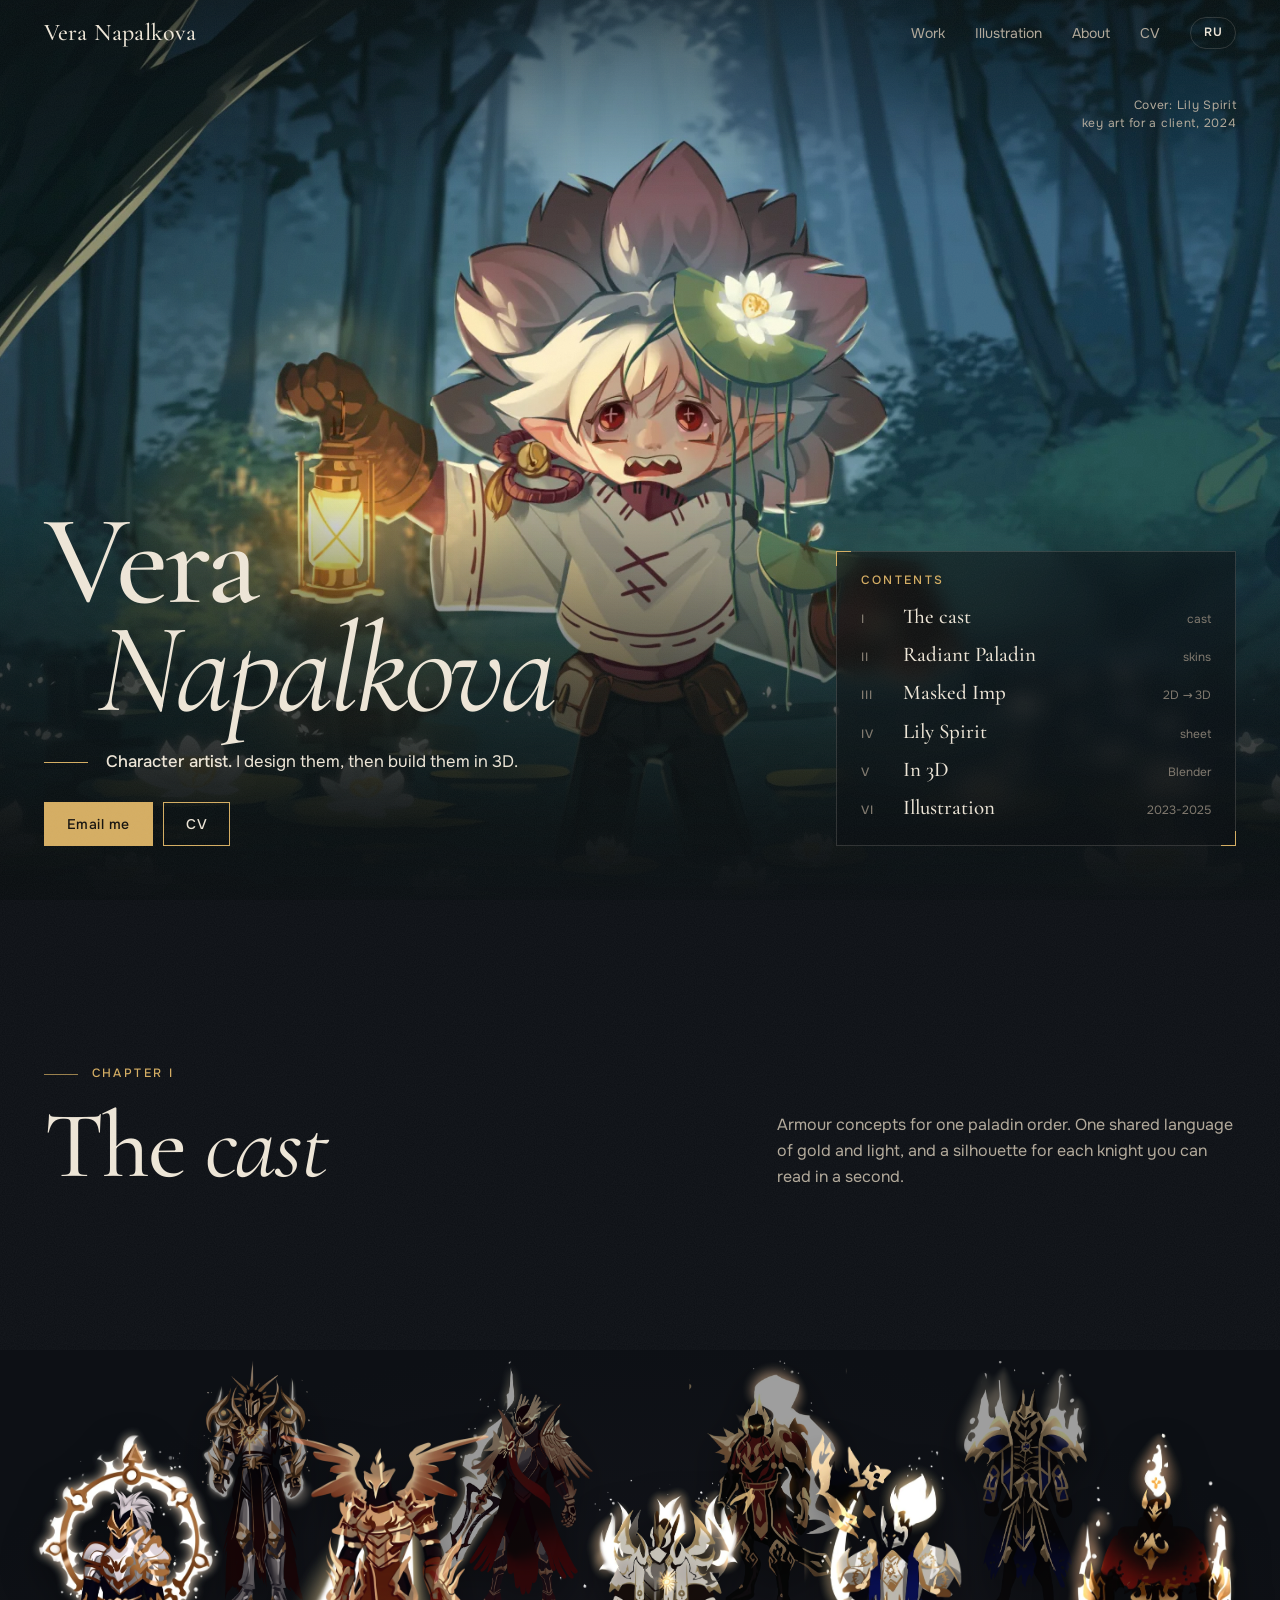
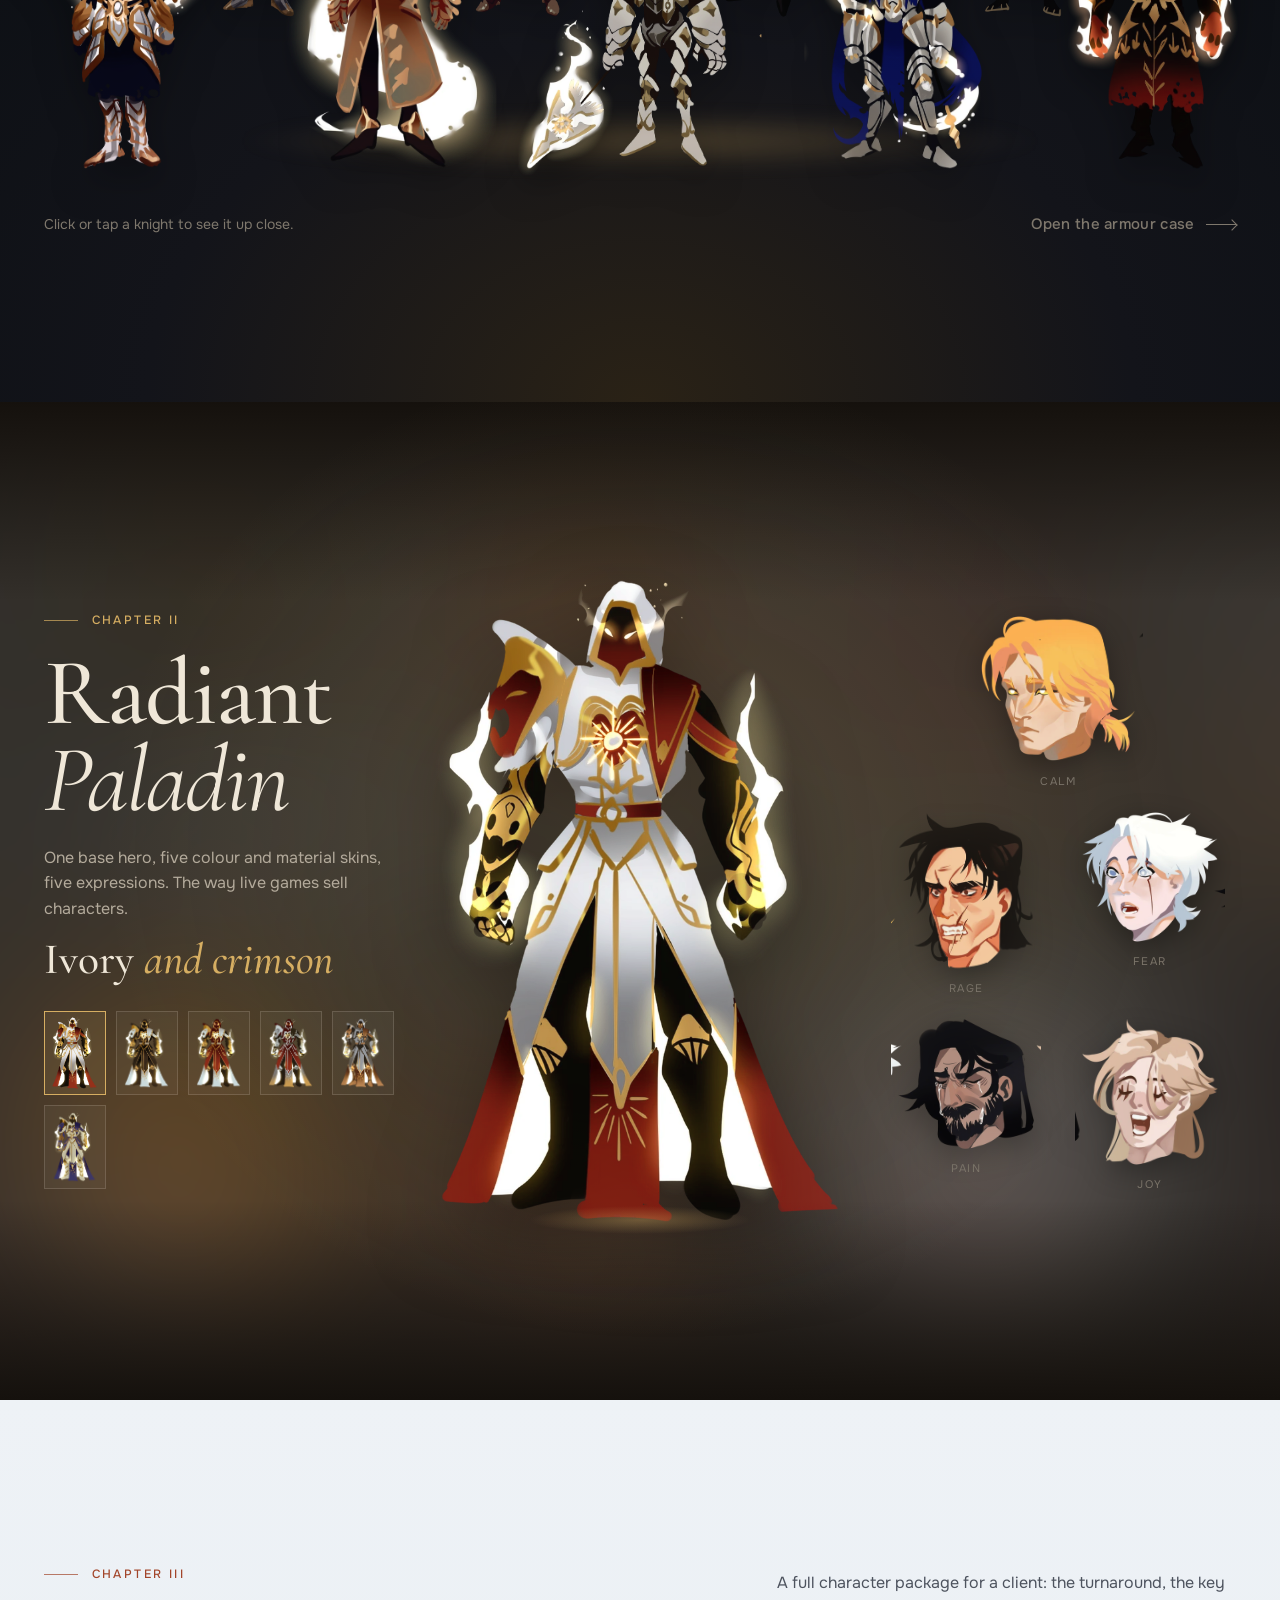
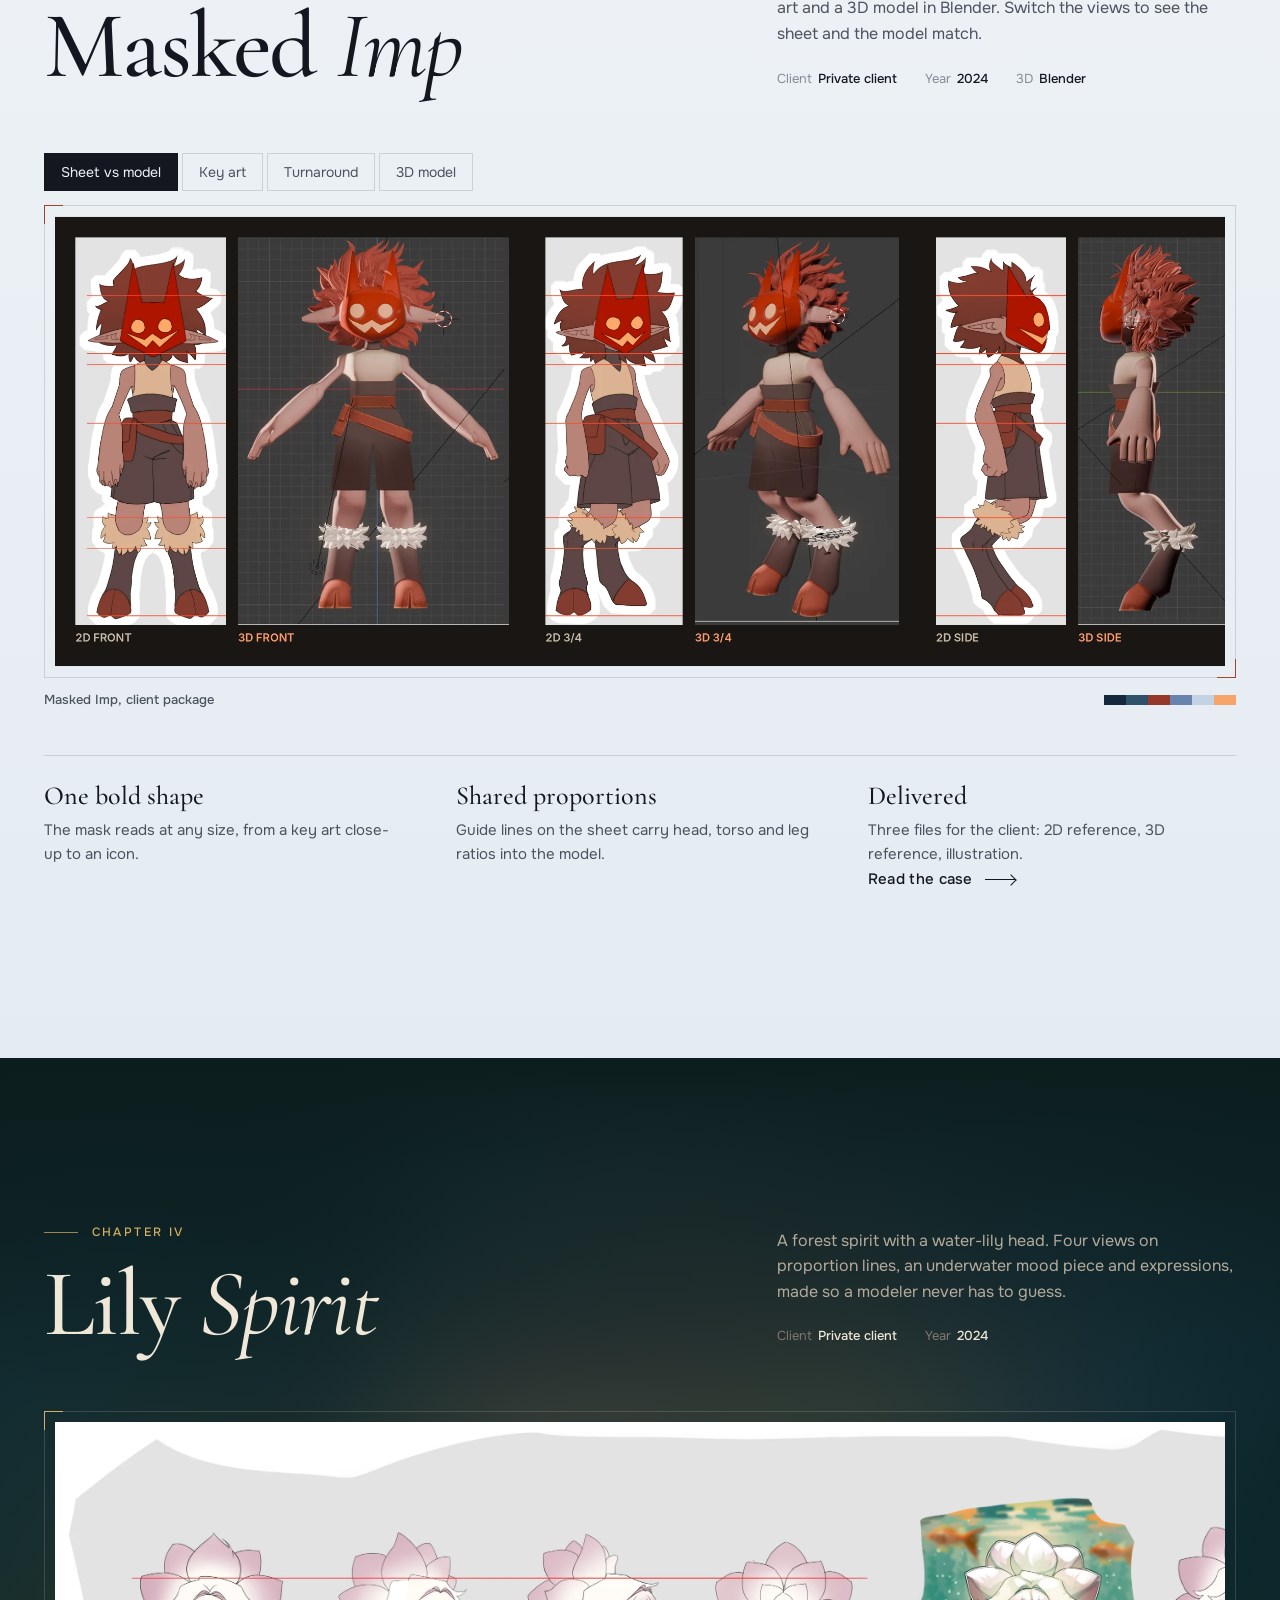
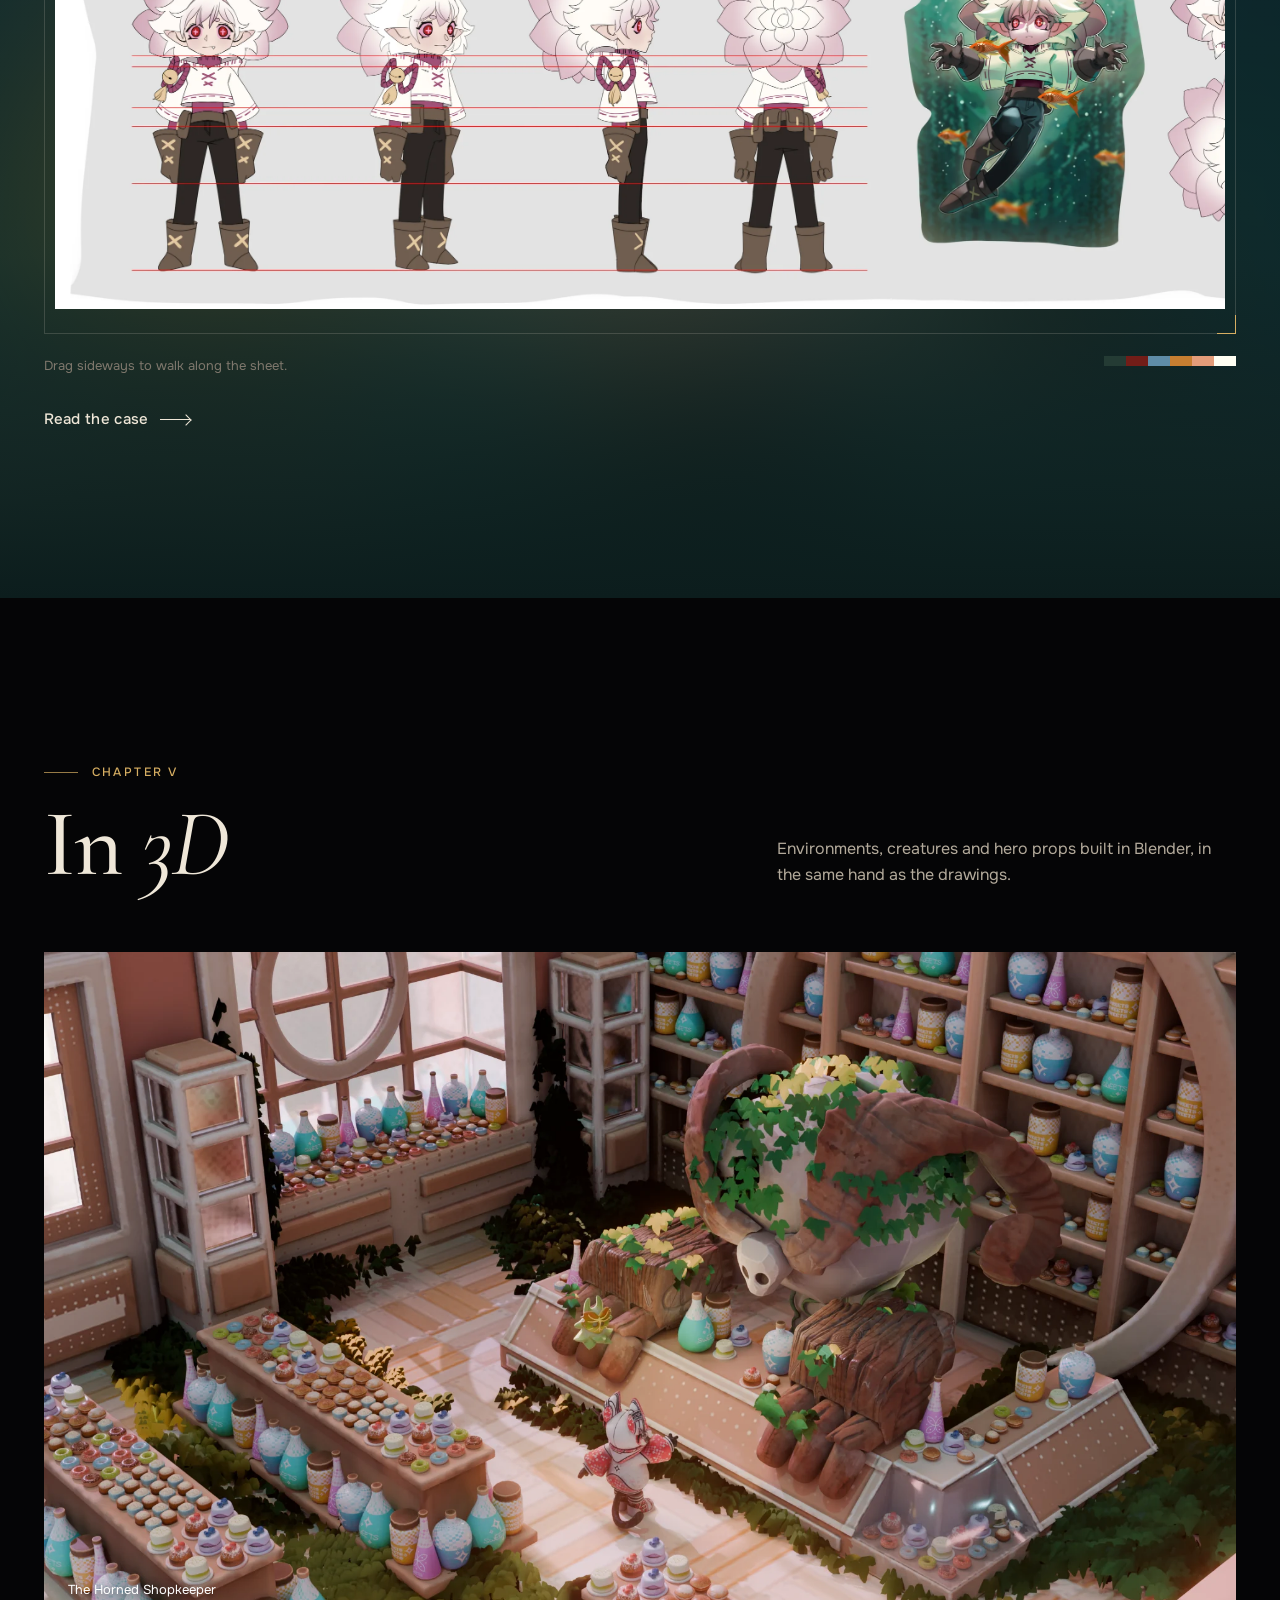
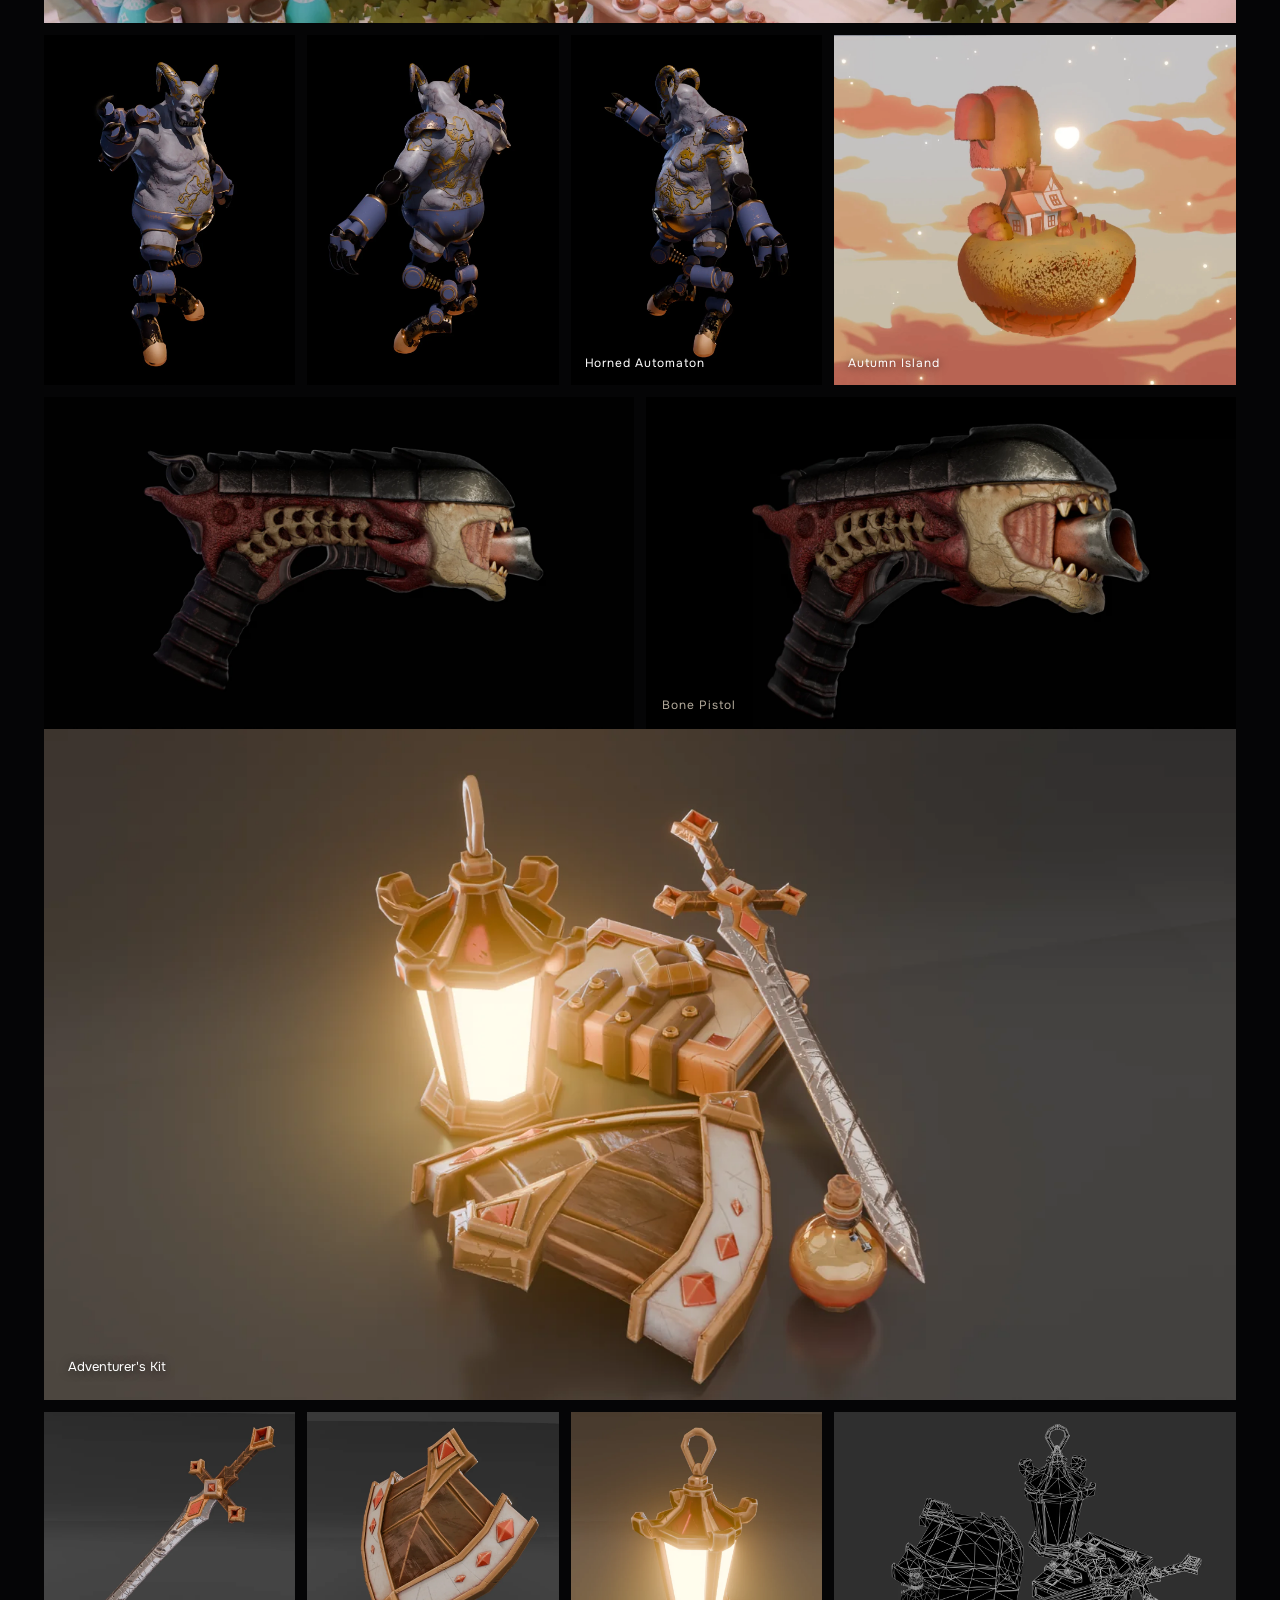
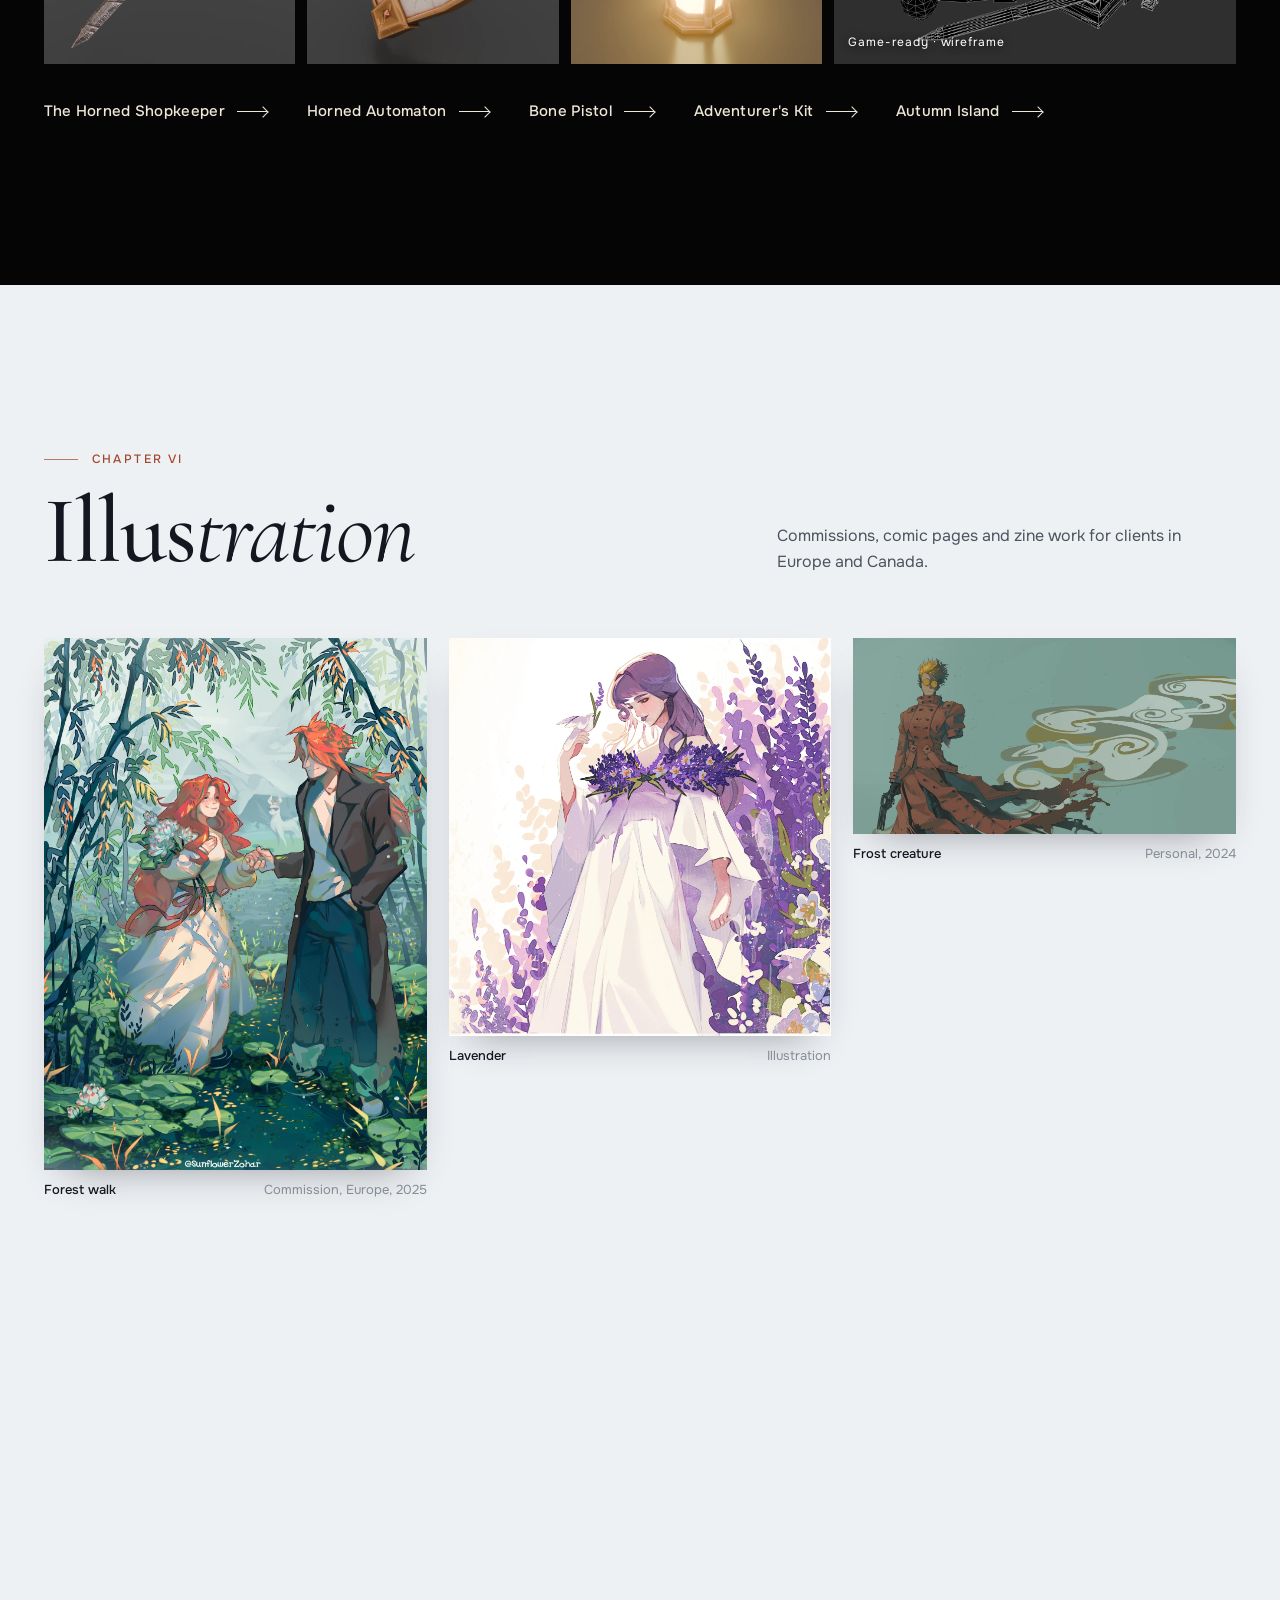
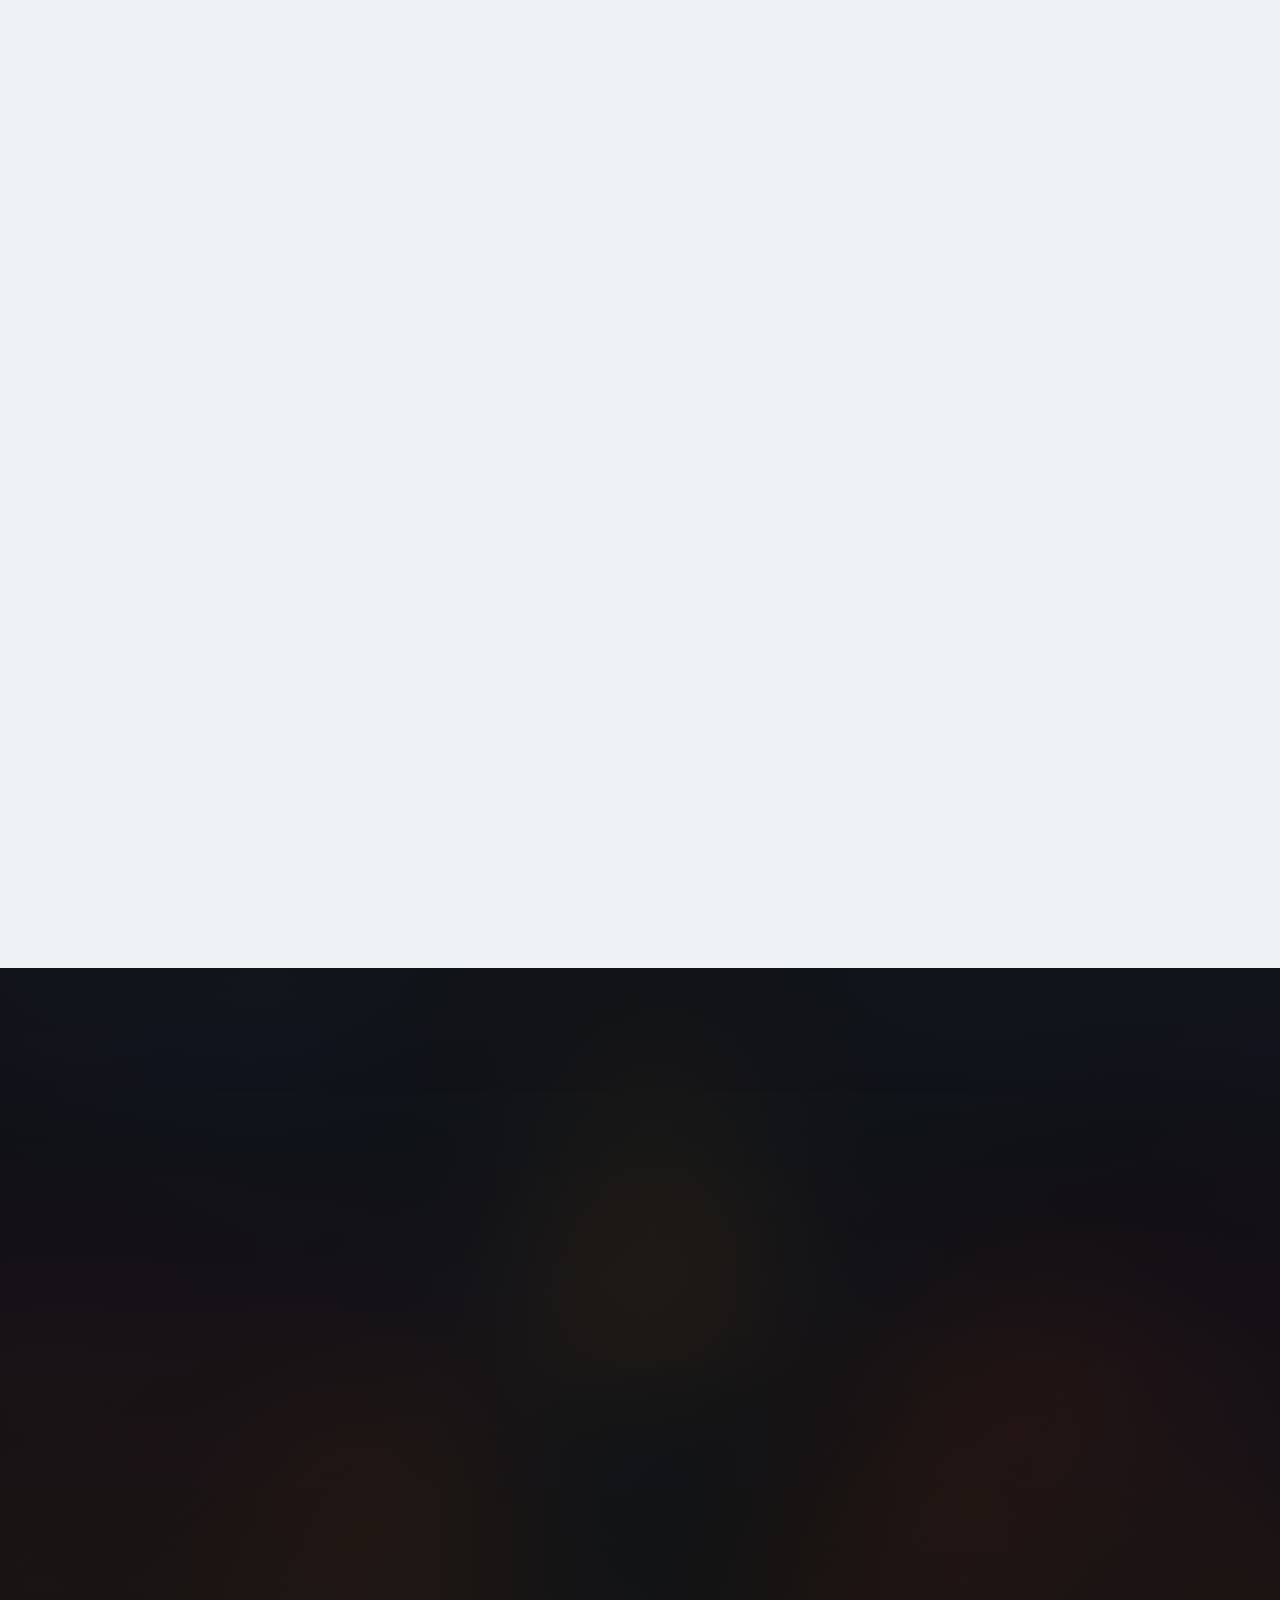
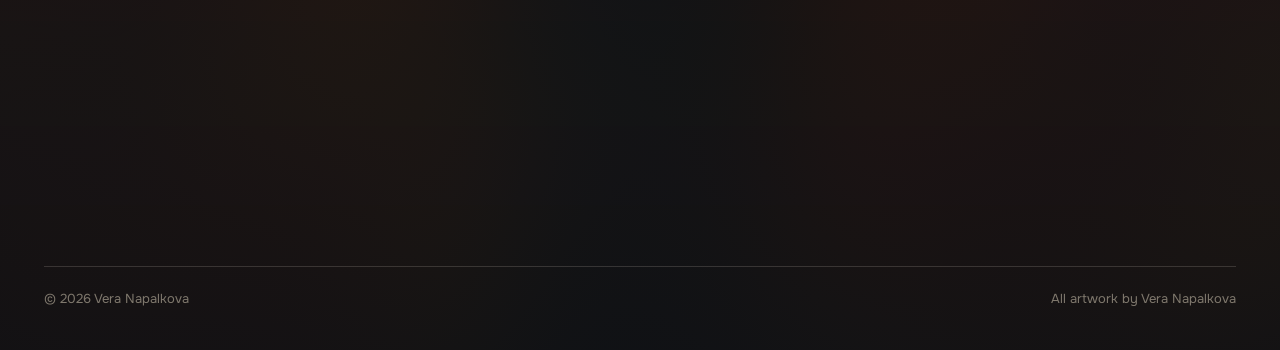
<file: index.html>
<!doctype html>
<html lang="en" data-lang="en">
<head>
<meta charset="utf-8">
<meta name="viewport" content="width=device-width,initial-scale=1,viewport-fit=cover">
<meta name="theme-color" content="#0d1015">
<title>Vera Napalkova | Stylized Character Artist, 2D Concept and 3D in Blender</title>
<meta name="description" content="Vera Napalkova, stylized character artist: character and costume design, skins, turnarounds, expression sheets, key art and 3D characters in Blender. napannich@gmail.com">
<meta property="og:title" content="Vera Napalkova | Character Artist">
<meta property="og:description" content="Character design, skins, turnarounds, key art and 3D in Blender.">
<link rel="canonical" href="https://napannich.github.io/vera-portfolio/">
<meta property="og:url" content="https://napannich.github.io/vera-portfolio/">
<meta property="og:type" content="website">
<meta property="og:image" content="https://napannich.github.io/vera-portfolio/assets/images/og-cover.jpg">
<meta name="twitter:card" content="summary_large_image">
<link rel="icon" href="assets/images/favicon.svg" type="image/svg+xml">
<link rel="preload" as="image" href="assets/images/lily-key-art.webp">
<link rel="preload" href="assets/fonts/cormorant-garamond-latin-wght-normal.woff2" as="font" type="font/woff2" crossorigin>
<script>try{var l=new URLSearchParams(location.search).get('lang')||localStorage.getItem('vera-lang');if(l==='ru'||l==='en'){document.documentElement.setAttribute('data-lang',l);document.documentElement.lang=l}}catch(e){}</script>
<link rel="stylesheet" href="assets/css/fonts4.css?v=41">
<link rel="stylesheet" href="assets/css/v4.css?v=50">
<script type="application/ld+json">{"@context":"https://schema.org","@type":"Person","name":"Vera Napalkova","jobTitle":"Stylized Character Artist","url":"https://napannich.github.io/vera-portfolio/","email":"mailto:napannich@gmail.com","knowsAbout":["Character design","Costume design","Skins","Turnarounds","Expression sheets","Key art","Blender","ZBrush","Substance 3D Painter","Photoshop"],"sameAs":["https://t.me/RoyScit"]}</script>
</head>
<body>
<a class="skip" href="#main">Skip to content</a>
<div class="grain" aria-hidden="true"></div>

<header class="nav"><div class="wrap nav-in">
  <a class="brand" href="index.html">Vera Napalkova</a>
  <div class="nav-r">
    <a href="#cast"><span class="en">Work</span><span class="ru">Работы</span></a><a href="#ill"><span class="en">Illustration</span><span class="ru">Иллюстрация</span></a><a href="#about"><span class="en">About</span><span class="ru">Обо мне</span></a><a href="cv.html">CV</a>
    <button class="lang" type="button" aria-label="Switch language">RU</button>
    <button class="burger" type="button" aria-label="Menu" aria-expanded="false"><span></span><span></span></button>
  </div>
</div></header>
<nav class="drawer" aria-label="Chapters"><a href="#cast"><small>I</small><span class="en">The cast</span><span class="ru">Герои</span></a><a href="#skins"><small>II</small><span class="en">Radiant Paladin</span><span class="ru">Radiant Paladin</span></a><a href="#imp"><small>III</small><span class="en">Masked Imp</span><span class="ru">Masked Imp</span></a><a href="#lily"><small>IV</small><span class="en">Lily Spirit</span><span class="ru">Lily Spirit</span></a><a href="#three"><small>V</small><span class="en">In 3D</span><span class="ru">В 3D</span></a><a href="#ill"><small>VI</small><span class="en">Illustration</span><span class="ru">Иллюстрации</span></a><a href="#contact"><small>VII</small><span class="en">Contact</span><span class="ru">Контакты</span></a><a href="cv.html"><small>CV</small><span class="en">Resume</span><span class="ru">Резюме</span></a></nav>

<main id="main">

<section class="hero">
  <div class="hero-bg"><img src="assets/images/lily-key-art.webp" alt="Lily Spirit holding a lantern in a night forest pond, key art by Vera Napalkova" fetchpriority="high"></div>
  <div class="flies" aria-hidden="true"></div>
  <p class="hero-cap"><span class="en">Cover: Lily Spirit</span><span class="ru">На обложке: Lily Spirit</span><br><span class="en">key art for a client, 2024</span><span class="ru">иллюстрация на заказ, 2024</span></p>
  <div class="wrap hero-in">
    <div>
      <h1>Vera <em>Napalkova</em></h1>
      <p class="hero-role"><i class="dash"></i><span class="en"><b>Character artist.</b> I design them, then build them in 3D.</span><span class="ru"><b>Художник по персонажам.</b> Придумываю героев и строю их в 3D.</span></p>
      <div class="hero-cta"><div class="hero-btns"><a class="btn" href="mailto:napannich@gmail.com?subject=Character%20artist%20role"><span class="en">Email me</span><span class="ru">Написать</span></a><a class="btn ghost" href="cv.html"><span class="en">CV</span><span class="ru">Резюме</span></a></div></div>
    </div>
    <nav class="toc" aria-label="Contents"><h2><span class="en">Contents</span><span class="ru">Оглавление</span></h2><a href="#cast"><small>I</small><span><span class="en">The cast</span><span class="ru">Герои</span></span><span><span class="en">cast</span><span class="ru">отряд</span></span></a><a href="#skins"><small>II</small><span><span class="en">Radiant Paladin</span><span class="ru">Radiant Paladin</span></span><span><span class="en">skins</span><span class="ru">скины</span></span></a><a href="#imp"><small>III</small><span><span class="en">Masked Imp</span><span class="ru">Masked Imp</span></span><span><span class="en">2D → 3D</span><span class="ru">2D → 3D</span></span></a><a href="#lily"><small>IV</small><span><span class="en">Lily Spirit</span><span class="ru">Lily Spirit</span></span><span><span class="en">sheet</span><span class="ru">лист</span></span></a><a href="#three"><small>V</small><span><span class="en">In 3D</span><span class="ru">В 3D</span></span><span><span class="en">Blender</span><span class="ru">Blender</span></span></a><a href="#ill"><small>VI</small><span><span class="en">Illustration</span><span class="ru">Иллюстрации</span></span><span><span class="en">2023-2025</span><span class="ru">2023-2025</span></span></a></nav>
  </div>
</section>

<div id="work"></div>
<section class="ch cast" id="cast">
  <div class="wrap">
    <div class="ch-head">
      <div class="rv"><p class="label ch-label"><span class="en">Chapter I</span><span class="ru">Глава I</span></p><h2 class="title"><span class="en">The <em>cast</em></span><span class="ru"><em>Герои</em></span></h2></div>
      <div class="rv d1"><p class="lede"><span class="en">Armour concepts for one paladin order. One shared language of gold and light, and a silhouette for each knight you can read in a second.</span><span class="ru">Концепты брони для ордена паладинов. Золото и свет у всех общие, а силуэт у каждого свой и считывается с первого взгляда.</span></p></div>
    </div>
  </div>
  <div class="lineup rv" aria-label="Armour concepts"><div class="formation"><button class="knight back" type="button" style="--x:20%;order:1" data-k="1" aria-label="Armour concept 02, open"><img src="assets/v4/knight-1.webp" alt="" loading="lazy" draggable="false"><span>02</span></button><button class="knight back" type="button" style="--x:40%;order:3" data-k="3" aria-label="Armour concept 04, open"><img src="assets/v4/knight-3.webp" alt="" loading="lazy" draggable="false"><span>04</span></button><button class="knight back" type="button" style="--x:60%;order:5" data-k="5" aria-label="Armour concept 06, open"><img src="assets/v4/knight-5.webp" alt="" loading="lazy" draggable="false"><span>06</span></button><button class="knight back" type="button" style="--x:80%;order:7" data-k="7" aria-label="Armour concept 08, open"><img src="assets/v4/knight-7.webp" alt="" loading="lazy" draggable="false"><span>08</span></button><button class="knight front" type="button" style="--x:10%;order:0" data-k="0" aria-label="Armour concept 01, open"><img src="assets/v4/knight-0.webp" alt="" loading="lazy" draggable="false"><span>01</span></button><button class="knight front" type="button" style="--x:30%;order:2" data-k="2" aria-label="Armour concept 03, open"><img src="assets/v4/knight-2.webp" alt="" loading="lazy" draggable="false"><span>03</span></button><button class="knight front" type="button" style="--x:50%;order:4" data-k="4" aria-label="Armour concept 05, open"><img src="assets/v4/knight-4.webp" alt="" loading="lazy" draggable="false"><span>05</span></button><button class="knight front" type="button" style="--x:70%;order:6" data-k="6" aria-label="Armour concept 07, open"><img src="assets/v4/knight-6.webp" alt="" loading="lazy" draggable="false"><span>07</span></button><button class="knight front" type="button" style="--x:90%;order:8" data-k="8" aria-label="Armour concept 09, open"><img src="assets/v4/knight-8.webp" alt="" loading="lazy" draggable="false"><span>09</span></button></div></div>
  <div class="wrap cast-foot rv"><span><span class="en">Click or tap a knight to see it up close.</span><span class="ru">Нажмите на рыцаря, чтобы рассмотреть поближе.</span></span><a class="more" href="project-skins.html"><span class="en">Open the armour case</span><span class="ru">Открыть кейс брони</span><i></i></a>
  </div>
</section>

<section class="ch skins" id="skins">
  <div class="atm" style="background-image:url(assets/v4/atm-paladin.webp)"></div><div class="veil"></div>
  <div class="wrap">
    <div class="stage">
      <div class="rv">
        <p class="label ch-label"><span class="en">Chapter II</span><span class="ru">Глава II</span></p>
        <h2 class="title" style="margin-top:20px">Radiant<br><em>Paladin</em></h2>
        <p class="lede" style="margin-top:22px;color:var(--t2)"><span class="en">One base hero, five colour and material skins, five expressions. The way live games sell characters.</span><span class="ru">Один базовый герой, пять скинов в разных цветах и материалах и пять эмоций. Именно так персонажей монетизируют в играх-сервисах.</span></p>
        <p class="skin-name" aria-live="polite">Ivory <em>and crimson</em></p>
        <div class="skin-pick" role="group" aria-label="Choose a skin"><button type="button" data-skin="0" data-en="Ivory <em>and crimson</em>" data-ru="Белый <em>с багровым</em>" aria-pressed="true" aria-label="Base"><img src="assets/v4/skin-0.webp" alt="" loading="lazy"></button><button type="button" data-skin="1" data-en="Black <em>and gold</em>" data-ru="Чёрный <em>с золотом</em>" aria-pressed="false" aria-label="Black"><img src="assets/v4/skin-1.webp" alt="" loading="lazy"></button><button type="button" data-skin="2" data-en="Crimson <em>and ivory</em>" data-ru="Багровый <em>с белым</em>" aria-pressed="false" aria-label="Crimson"><img src="assets/v4/skin-2.webp" alt="" loading="lazy"></button><button type="button" data-skin="3" data-en="Wine <em>and silver</em>" data-ru="Винный <em>с серебром</em>" aria-pressed="false" aria-label="Wine"><img src="assets/v4/skin-3.webp" alt="" loading="lazy"></button><button type="button" data-skin="4" data-en="Steel <em>and bronze</em>" data-ru="Сталь <em>с бронзой</em>" aria-pressed="false" aria-label="Steel"><img src="assets/v4/skin-4.webp" alt="" loading="lazy"></button><button type="button" data-skin="5" data-en="Ivory <em>and royal blue</em>" data-ru="Белый <em>с синим</em>" aria-pressed="false" aria-label="Royal"><img src="assets/v4/skin-5.webp" alt="" loading="lazy"></button></div>
      </div>
      <div class="stage-fig rv d1"><img src="assets/v4/skin-0.webp" data-skin="0" alt="Radiant Paladin, Base skin" class="on"><img src="assets/v4/skin-1.webp" data-skin="1" alt="Radiant Paladin, Black skin" loading="lazy"><img src="assets/v4/skin-2.webp" data-skin="2" alt="Radiant Paladin, Crimson skin" loading="lazy"><img src="assets/v4/skin-3.webp" data-skin="3" alt="Radiant Paladin, Wine skin" loading="lazy"><img src="assets/v4/skin-4.webp" data-skin="4" alt="Radiant Paladin, Steel skin" loading="lazy"><img src="assets/v4/skin-5.webp" data-skin="5" alt="Radiant Paladin, Royal skin" loading="lazy"></div>
      <div class="faces rv d2"><figure><img src="assets/v4/head-0.webp" alt="Expression study" loading="lazy"><figcaption><span class="en">Calm</span><span class="ru">Спокойствие</span></figcaption></figure><figure><img src="assets/v4/head-1.webp" alt="Expression study" loading="lazy"><figcaption><span class="en">Rage</span><span class="ru">Ярость</span></figcaption></figure><figure><img src="assets/v4/head-2.webp" alt="Expression study" loading="lazy"><figcaption><span class="en">Fear</span><span class="ru">Страх</span></figcaption></figure><figure><img src="assets/v4/head-3.webp" alt="Expression study" loading="lazy"><figcaption><span class="en">Pain</span><span class="ru">Боль</span></figcaption></figure><figure><img src="assets/v4/head-4.webp" alt="Expression study" loading="lazy"><figcaption><span class="en">Joy</span><span class="ru">Радость</span></figcaption></figure></div>
    </div>
  </div>
</section>

<section class="ch light imp" id="imp">
  <div class="wrap">
    <div class="ch-head">
      <div class="rv"><p class="label ch-label"><span class="en">Chapter III</span><span class="ru">Глава III</span></p><h2 class="title">Masked <em>Imp</em></h2></div>
      <div class="rv d1"><p class="lede"><span class="en">A full character package for a client: the turnaround, the key art and a 3D model in Blender. Switch the views to see the sheet and the model match.</span><span class="ru">Полный пакет персонажа на заказ: разворот, иллюстрация и 3D-модель в Blender. Переключайте вкладки и сравнивайте: модель точно повторяет лист.</span></p>
        <p class="spec"><span><span class="en">Client</span><span class="ru">Заказчик</span><b><span class="en">Private client</span><span class="ru">Частный заказ, Россия</span></b></span><span><span class="en">Year</span><span class="ru">Год</span><b>2024</b></span><span>3D<b>Blender</b></span></p></div>
    </div>
    <div class="rv">
      <div class="tabs" role="tablist" data-for="imp-view">
        <button type="button" role="tab" data-v="cmp" aria-selected="true"><span class="en">Sheet vs model</span><span class="ru">Лист и модель</span></button>
        <button type="button" role="tab" data-v="art" aria-selected="false"><span class="en">Key art</span><span class="ru">Иллюстрация</span></button>
        <button type="button" role="tab" data-v="sheet" aria-selected="false"><span class="en">Turnaround</span><span class="ru">Разворот</span></button>
        <button type="button" role="tab" data-v="model" aria-selected="false"><span class="en">3D model</span><span class="ru">3D-модель</span></button>
      </div>
      <div class="frame"><div class="view" id="imp-view">
        <img class="on" data-v="cmp" src="assets/images/imp-2d-vs-3d.webp" alt="Masked imp turnaround next to the Blender model" data-zoom>
        <img data-v="art" src="assets/images/imp-key-art.webp" alt="Masked imp in a winter forest, key art" loading="lazy" data-zoom>
        <img data-v="sheet" src="assets/v4/imp-sheet.webp" alt="Masked imp turnaround sheet" loading="lazy" data-zoom>
        <img data-v="model" src="assets/v4/imp-model.webp" alt="Masked imp 3D model in Blender" loading="lazy" data-zoom>
      </div></div>
      <div class="cap"><b><span class="en">Masked Imp, client package</span><span class="ru">Masked Imp, полный пакет для заказчика</span></b><span class="swatches" aria-hidden="true"><i style="background:#13273d"></i><i style="background:#2e526a"></i><i style="background:#953829"></i><i style="background:#6884ac"></i><i style="background:#c3d2e4"></i><i style="background:#f6a46a"></i></span></div>
    </div>
    <div class="notes">
      <div class="rv"><h3><span class="en">One bold shape</span><span class="ru">Яркая маска</span></h3><p><span class="en">The mask reads at any size, from a key art close-up to an icon.</span><span class="ru">Маска считывается в любом размере: и на крупном плане, и на иконке.</span></p></div>
      <div class="rv d1"><h3><span class="en">Shared proportions</span><span class="ru">Общие пропорции</span></h3><p><span class="en">Guide lines on the sheet carry head, torso and leg ratios into the model.</span><span class="ru">Направляющие на листе переносят пропорции головы, корпуса и ног прямо в модель.</span></p></div>
      <div class="rv d2"><h3><span class="en">Delivered</span><span class="ru">Что получил заказчик</span></h3><p><span class="en">Three files for the client: 2D reference, 3D reference, illustration.</span><span class="ru">Три файла: 2D-референс, 3D-референс и иллюстрацию.</span></p><a class="more" href="project-imp.html"><span class="en">Read the case</span><span class="ru">Читать кейс</span><i></i></a></div>
    </div>
  </div>
</section>

<section class="ch lily" id="lily">
  <div class="atm" style="background-image:url(assets/v4/atm-lily.webp)"></div><div class="veil"></div>
  <div class="wrap">
    <div class="ch-head">
      <div class="rv"><p class="label ch-label"><span class="en">Chapter IV</span><span class="ru">Глава IV</span></p><h2 class="title">Lily <em>Spirit</em></h2></div>
      <div class="rv d1"><p class="lede"><span class="en">A forest spirit with a water-lily head. Four views on proportion lines, an underwater mood piece and expressions, made so a modeler never has to guess.</span><span class="ru">Лесной дух с кувшинкой вместо головы. Четыре ракурса по направляющим, подводная иллюстрация и эмоции: моделлеру ничего не придётся додумывать.</span></p>
        <p class="spec"><span><span class="en">Client</span><span class="ru">Заказчик</span><b><span class="en">Private client</span><span class="ru">Частный заказ, Россия</span></b></span><span><span class="en">Year</span><span class="ru">Год</span><b>2024</b></span></p></div>
    </div>
    <div class="frame rv"><div class="pan"><img src="assets/v4/lily-sheet.webp" alt="Lily Spirit character sheet" loading="lazy" data-zoom draggable="false"></div></div>
    <div class="cap"><span class="pan-hint"><span class="en">Drag sideways to walk along the sheet.</span><span class="ru">Листайте вбок, чтобы рассмотреть весь лист.</span></span><span class="swatches" aria-hidden="true"><i style="background:#243b34"></i><i style="background:#721d18"></i><i style="background:#5f8ca7"></i><i style="background:#c77e31"></i><i style="background:#e49d7a"></i><i style="background:#fffff3"></i></span></div>
    <div style="margin-top:30px" class="rv"><a class="more" href="project-lily.html"><span class="en">Read the case</span><span class="ru">Читать кейс</span><i></i></a></div>
  </div>
</section>

<section class="ch three" id="three">
  <div class="wrap">
    <div class="ch-head">
      <div class="rv"><p class="label ch-label"><span class="en">Chapter V</span><span class="ru">Глава V</span></p><h2 class="title"><span class="en">In <em>3D</em></span><span class="ru">В <em>3D</em></span></h2></div>
      <div class="rv d1"><p class="lede"><span class="en">Environments, creatures and hero props built in Blender, in the same hand as the drawings.</span><span class="ru">Окружение, существа и пропсы в Blender, в том же стиле, что и рисунки.</span></p></div>
    </div>
    <figure class="three-hero rv"><img src="assets/images/shop-hero.webp" alt="The Horned Shopkeeper, stylized 3D shop interior" loading="lazy" data-zoom><figcaption>The Horned Shopkeeper</figcaption></figure>
    <div class="three-row">
      <figure class="rv"><img src="assets/v4/auto-2-1.webp" alt="Horned Automaton, front" loading="lazy" data-zoom></figure>
      <figure class="rv d1"><img src="assets/v4/auto-2-2.webp" alt="Horned Automaton, back" loading="lazy" data-zoom></figure>
      <figure class="rv d2"><img src="assets/v4/auto-2-3.webp" alt="Horned Automaton, side" loading="lazy" data-zoom><figcaption>Horned Automaton</figcaption></figure>
      <figure class="rv d3"><video src="assets/images/island-loop.mp4" poster="assets/images/island-hero.webp" autoplay muted loop playsinline></video><figcaption>Autumn Island</figcaption></figure>
    </div>
    <div class="three-pair">
      <figure class="rv"><img src="assets/gl/weapon-a.webp" alt="Bone Pistol, three-quarter view" loading="lazy" data-zoom></figure>
      <figure class="rv d1"><img src="assets/gl/weapon-b.webp" alt="Bone Pistol, close view" loading="lazy" data-zoom><figcaption>Bone Pistol</figcaption></figure>
    </div>
    <figure class="three-hero rv"><img src="assets/images/props-hero.webp" alt="Adventurer's Kit, game-ready stylized prop set" loading="lazy" data-zoom><figcaption>Adventurer's Kit</figcaption></figure>
    <div class="three-row">
      <figure class="rv"><img src="assets/images/props-sword.webp" alt="Prop sword" loading="lazy" data-zoom></figure>
      <figure class="rv d1"><img src="assets/images/props-shield.webp" alt="Prop shield" loading="lazy" data-zoom></figure>
      <figure class="rv d2"><img src="assets/images/props-lamp.webp" alt="Prop lantern" loading="lazy" data-zoom></figure>
      <figure class="rv d3"><img src="assets/images/props-wire.webp" alt="Prop set wireframe breakdown" loading="lazy" data-zoom><figcaption><span class="en">Game-ready · wireframe</span><span class="ru">Game-ready · вайрфрейм</span></figcaption></figure>
    </div>
    <div class="three-links rv"><a class="more" href="project-shop.html"><span class="en">The Horned Shopkeeper</span><span class="ru">The Horned Shopkeeper</span><i></i></a><a class="more" href="project-characters.html"><span class="en">Horned Automaton</span><span class="ru">Horned Automaton</span><i></i></a><a class="more" href="project-weapon.html"><span class="en">Bone Pistol</span><span class="ru">Bone Pistol</span><i></i></a><a class="more" href="project-props.html"><span class="en">Adventurer's Kit</span><span class="ru">Adventurer's Kit</span><i></i></a><a class="more" href="project-island.html"><span class="en">Autumn Island</span><span class="ru">Autumn Island</span><i></i></a></div>
  </div>
</section>

<section class="ch light ill" id="ill">
  <div class="wrap">
    <div class="ch-head">
      <div class="rv"><p class="label ch-label"><span class="en">Chapter VI</span><span class="ru">Глава VI</span></p><h2 class="title"><span class="en">Illus<em>tration</em></span><span class="ru"><em>Иллюстрации</em></span></h2></div>
      <div class="rv d1"><p class="lede"><span class="en">Commissions, comic pages and zine work for clients in Europe and Canada.</span><span class="ru">Иллюстрации на заказ, страницы комикса и работы для зинов. Заказчики из России, Европы и Канады.</span></p></div>
    </div>
    <div class="masonry"><figure class="rv"><img src="assets/images/ill-forest-couple.webp" alt="Forest walk" loading="lazy" data-zoom><figcaption><b><span class="en">Forest walk</span><span class="ru">Прогулка в лесу</span></b><span><span class="en">Commission, Europe, 2025</span><span class="ru">Заказ, Европа, 2025</span></span></figcaption></figure><figure class="rv"><img src="assets/images/ill-magician.webp" alt="The Magician" loading="lazy" data-zoom><figcaption><b><span class="en">The Magician</span><span class="ru">Фокусник</span></b><span><span class="en">Commission, 2025</span><span class="ru">Заказ, Россия, 2025</span></span></figcaption></figure><figure class="rv"><img src="assets/images/comic-p1.webp" alt="Comic, page 1" loading="lazy" data-zoom><figcaption><b><span class="en">Comic, page 1</span><span class="ru">Комикс, страница 1</span></b><span><span class="en">Commission, Canada, 2024</span><span class="ru">Заказ, Канада, 2024</span></span></figcaption></figure><figure class="rv"><img src="assets/images/ill-sandrock.webp" alt="Sandrock" loading="lazy" data-zoom><figcaption><b><span class="en">Sandrock</span><span class="ru">Sandrock</span></b><span><span class="en">Zine piece, 2025</span><span class="ru">Для зина, 2025</span></span></figcaption></figure><figure class="rv"><img src="assets/images/comic-p2.webp" alt="Comic, page 2" loading="lazy" data-zoom><figcaption><b><span class="en">Comic, page 2</span><span class="ru">Комикс, страница 2</span></b><span><span class="en">Commission, Canada, 2024</span><span class="ru">Заказ, Канада, 2024</span></span></figcaption></figure><figure class="rv"><img src="assets/images/ill-lavender.webp" alt="Lavender" loading="lazy" data-zoom><figcaption><b><span class="en">Lavender</span><span class="ru">Лаванда</span></b><span><span class="en">Illustration</span><span class="ru">Иллюстрация</span></span></figcaption></figure><figure class="rv"><img src="assets/images/ill-portrait-a.webp" alt="Portrait study" loading="lazy" data-zoom><figcaption><b><span class="en">Portrait study</span><span class="ru">Портрет</span></b><span><span class="en">Personal, 2025</span><span class="ru">Личная работа, 2025</span></span></figcaption></figure><figure class="rv"><img src="assets/images/ill-battle.webp" alt="Battle" loading="lazy" data-zoom><figcaption><b><span class="en">Battle</span><span class="ru">Битва</span></b><span><span class="en">Personal, 2025</span><span class="ru">Личная работа, 2025</span></span></figcaption></figure><figure class="rv"><img src="assets/images/ill-portrait-b.webp" alt="Portrait study" loading="lazy" data-zoom><figcaption><b><span class="en">Portrait study</span><span class="ru">Портрет</span></b><span><span class="en">Personal, 2025</span><span class="ru">Личная работа, 2025</span></span></figcaption></figure><figure class="rv"><img src="assets/images/ill-botanical.webp" alt="Botanical" loading="lazy" data-zoom><figcaption><b><span class="en">Botanical</span><span class="ru">Ботаника</span></b><span><span class="en">Decorative illustration</span><span class="ru">Декоративная иллюстрация</span></span></figcaption></figure><figure class="rv"><img src="assets/images/ill-comm25.webp" alt="Winged hero key art" loading="lazy" data-zoom><figcaption><b><span class="en">Ascension</span><span class="ru">Вознесение</span></b><span><span class="en">Commission, 2025</span><span class="ru">Заказ, 2025</span></span></figcaption></figure><figure class="rv"><img src="assets/images/ill-char713.webp" alt="Autumn waterfall scene" loading="lazy" data-zoom><figcaption><b><span class="en">Autumn falls</span><span class="ru">Осенний водопад</span></b><span><span class="en">Personal, 2025</span><span class="ru">Личная работа, 2025</span></span></figcaption></figure><figure class="rv"><img src="assets/images/ill-ice.webp" alt="Ice creature" loading="lazy" data-zoom><figcaption><b><span class="en">Frost creature</span><span class="ru">Морозное существо</span></b><span><span class="en">Personal, 2024</span><span class="ru">Личная работа, 2024</span></span></figcaption></figure><figure class="rv"><img src="assets/images/ill-author2.webp" alt="Character portrait, grisaille" loading="lazy" data-zoom><figcaption><b><span class="en">Oracle</span><span class="ru">Оракул</span></b><span><span class="en">Personal project, 2025</span><span class="ru">Авторский проект, 2025</span></span></figcaption></figure><figure class="rv"><img src="assets/images/ill-ink.webp" alt="Armored knight" loading="lazy" data-zoom><figcaption><b><span class="en">Flamebearer</span><span class="ru">Пламеносец</span></b><span><span class="en">Personal, 2024</span><span class="ru">Личная работа, 2024</span></span></figcaption></figure><figure class="rv"><img src="assets/images/ill-roses.webp" alt="Ink illustration" loading="lazy" data-zoom><figcaption><b><span class="en">Thorn crown</span><span class="ru">Терновый венец</span></b><span><span class="en">Ink, 2024</span><span class="ru">Тушь, 2024</span></span></figcaption></figure><figure class="rv"><img src="assets/images/ill-violet.webp" alt="Character illustration" loading="lazy" data-zoom><figcaption><b><span class="en">Wanderer</span><span class="ru">Странник</span></b><span><span class="en">Character illustration, 2024</span><span class="ru">Иллюстрация персонажа, 2024</span></span></figcaption></figure><figure class="rv"><img src="assets/images/ill-ranger.webp" alt="Character turnaround" loading="lazy" data-zoom><figcaption><b><span class="en">Hawk ranger</span><span class="ru">Сокол-следопыт</span></b><span><span class="en">Character design · turnaround</span><span class="ru">Дизайн персонажа · разворот</span></span></figcaption></figure><figure class="rv"><img src="assets/images/ill-autumn5.webp" alt="Autumn leaf dress" loading="lazy" data-zoom><figcaption><b><span class="en">Maple gown</span><span class="ru">Кленовое платье</span></b><span><span class="en">Personal, 2025</span><span class="ru">Личная работа, 2025</span></span></figcaption></figure></div>
  </div>
</section>

<section class="ch end" id="about">
  <div class="atm" style="background-image:url(assets/v4/atm-magician.webp)"></div><div class="veil"></div>
  <div class="wrap">
    <div class="about">
      <h2 class="rv"><span class="en">I draw the character first, then <em>build it</em>.</span><span class="ru">Сначала рисую персонажа, потом <em>собираю его в 3D</em>.</span></h2>
      <div class="rv d1">
        <p><span class="en">I came to 3D from illustration, so I think about a character as a whole: how it reads as a silhouette, how the costume grows into skins, and how a sheet turns into a model.</span><span class="ru">Я пришла в 3D из иллюстрации, поэтому вижу персонажа целиком: как читается его силуэт, как костюм превращается в линейку скинов и как из листа получается модель.</span></p>
        <p><span class="en">Comfortable with briefs, references, art direction and revisions. Open to full-time roles, art tests and project work, remote.</span><span class="ru">Работаю по брифу и референсам, спокойно принимаю арт-дирекшен и правки. Рассматриваю работу в штате, тестовые задания и проекты, удалённо.</span></p>
        <div class="facts">
          <div><h3><span class="en">Focus</span><span class="ru">Фокус</span></h3><p><span class="en">Characters, costumes, skins, turnarounds, key art, comics</span><span class="ru">Персонажи и костюмы, скины, развороты, иллюстрации, комиксы</span></p></div>
          <div><h3><span class="en">Tools</span><span class="ru">Программы</span></h3><p>Photoshop, SAI 2, Blender, ZBrush, Substance 3D Painter</p></div>
          <div><h3><span class="en">Clients</span><span class="ru">Заказчики</span></h3><p><span class="en">Europe, Canada, private clients, since 2024</span><span class="ru">Россия, Европа, Канада, с 2024 года</span></p></div>
        </div>
      </div>
    </div>
    <div class="contact" id="contact">
      <p class="label ch-label rv"><span class="en">Contact</span><span class="ru">Контакты</span></p>
      <a class="contact-big contact-mail rv d1" href="mailto:napannich@gmail.com?subject=Character%20artist%20role">napannich<em>@gmail.com</em></a>
      <div class="contact-row rv d2"><a class="ul" href="https://t.me/RoyScit" target="_blank" rel="noopener">Telegram @RoyScit</a><a class="ul ru" href="tel:+79312035556">+7 931 203-55-56</a><a class="ul" href="cv.html"><span class="en">CV</span><span class="ru">Резюме на русском и английском</span></a></div>
    </div>
    <footer class="foot"><span>© <span data-year>2026</span> Vera Napalkova</span><span><span class="en">All artwork by Vera Napalkova</span><span class="ru">Все работы: Вера Напалкова</span></span></footer>
  </div>
</section>
</main>

<div class="spot" role="dialog" aria-modal="true" aria-label="Armour concept" hidden>
  <button class="spot-x" type="button" aria-label="Close">×</button>
  <button class="spot-nav prev" type="button" aria-label="Previous">&#8592;</button>
  <figure class="spot-fig"><img alt=""><figcaption><span class="spot-no">01</span><span class="en">Armour concept</span><span class="ru">Концепт брони</span><small><span class="en">Paladin series</span><span class="ru">Серия паладинов</span></small></figcaption></figure>
  <button class="spot-nav next" type="button" aria-label="Next">&#8594;</button>
</div>
<script src="assets/js/v4.js?v=44" defer></script>
</body>
</html>
</file>
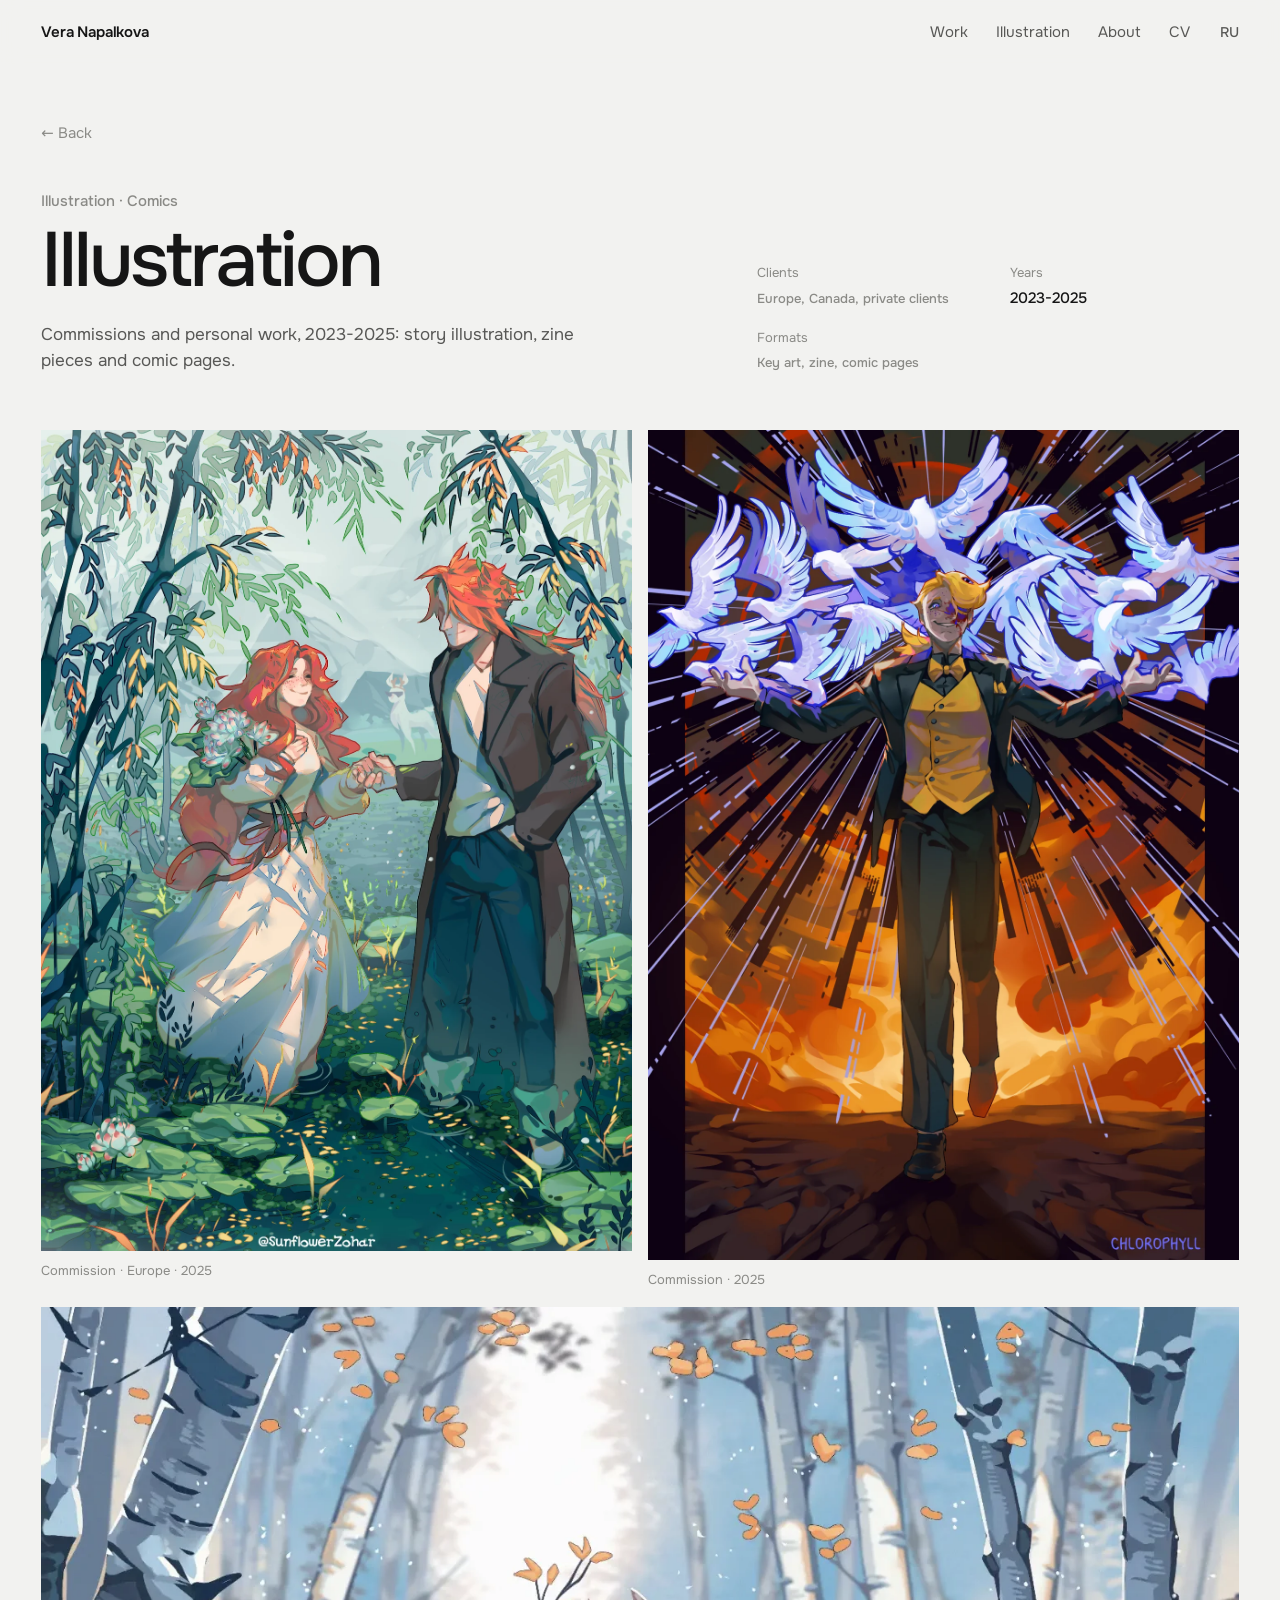
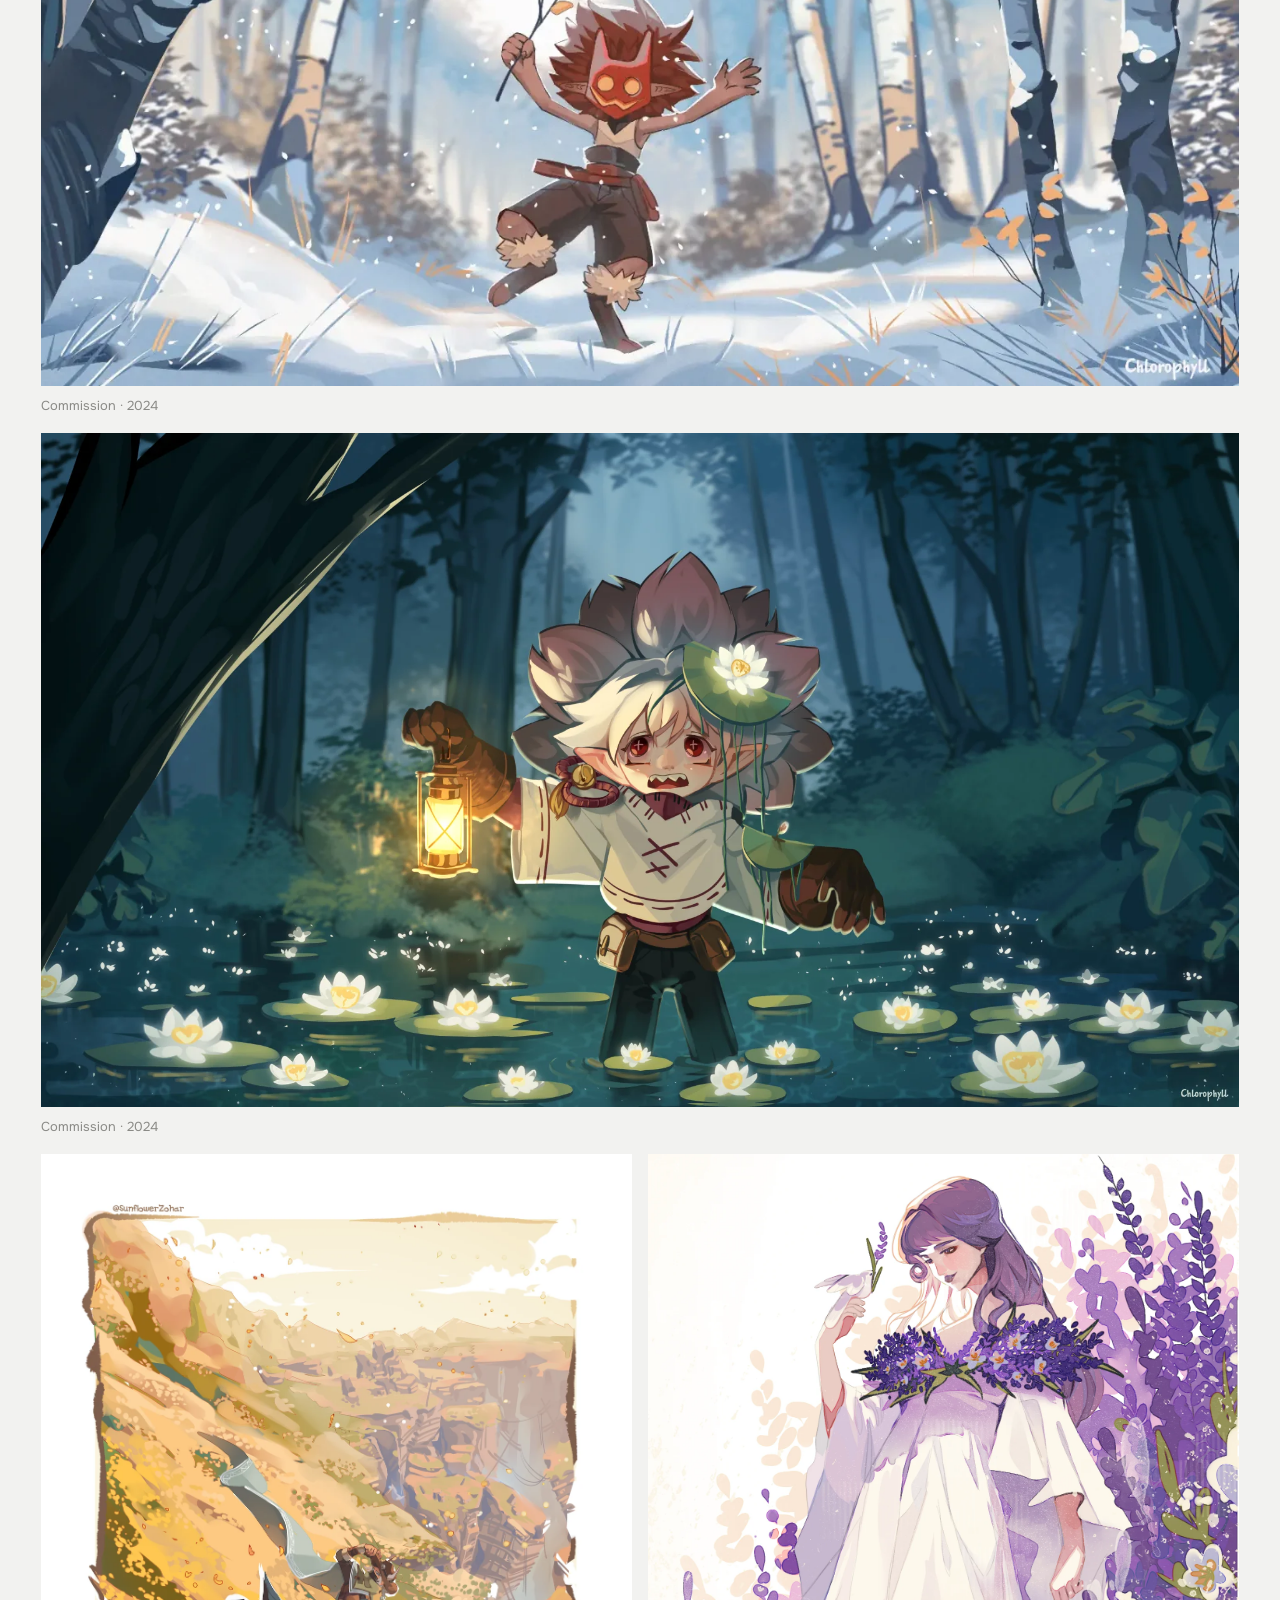
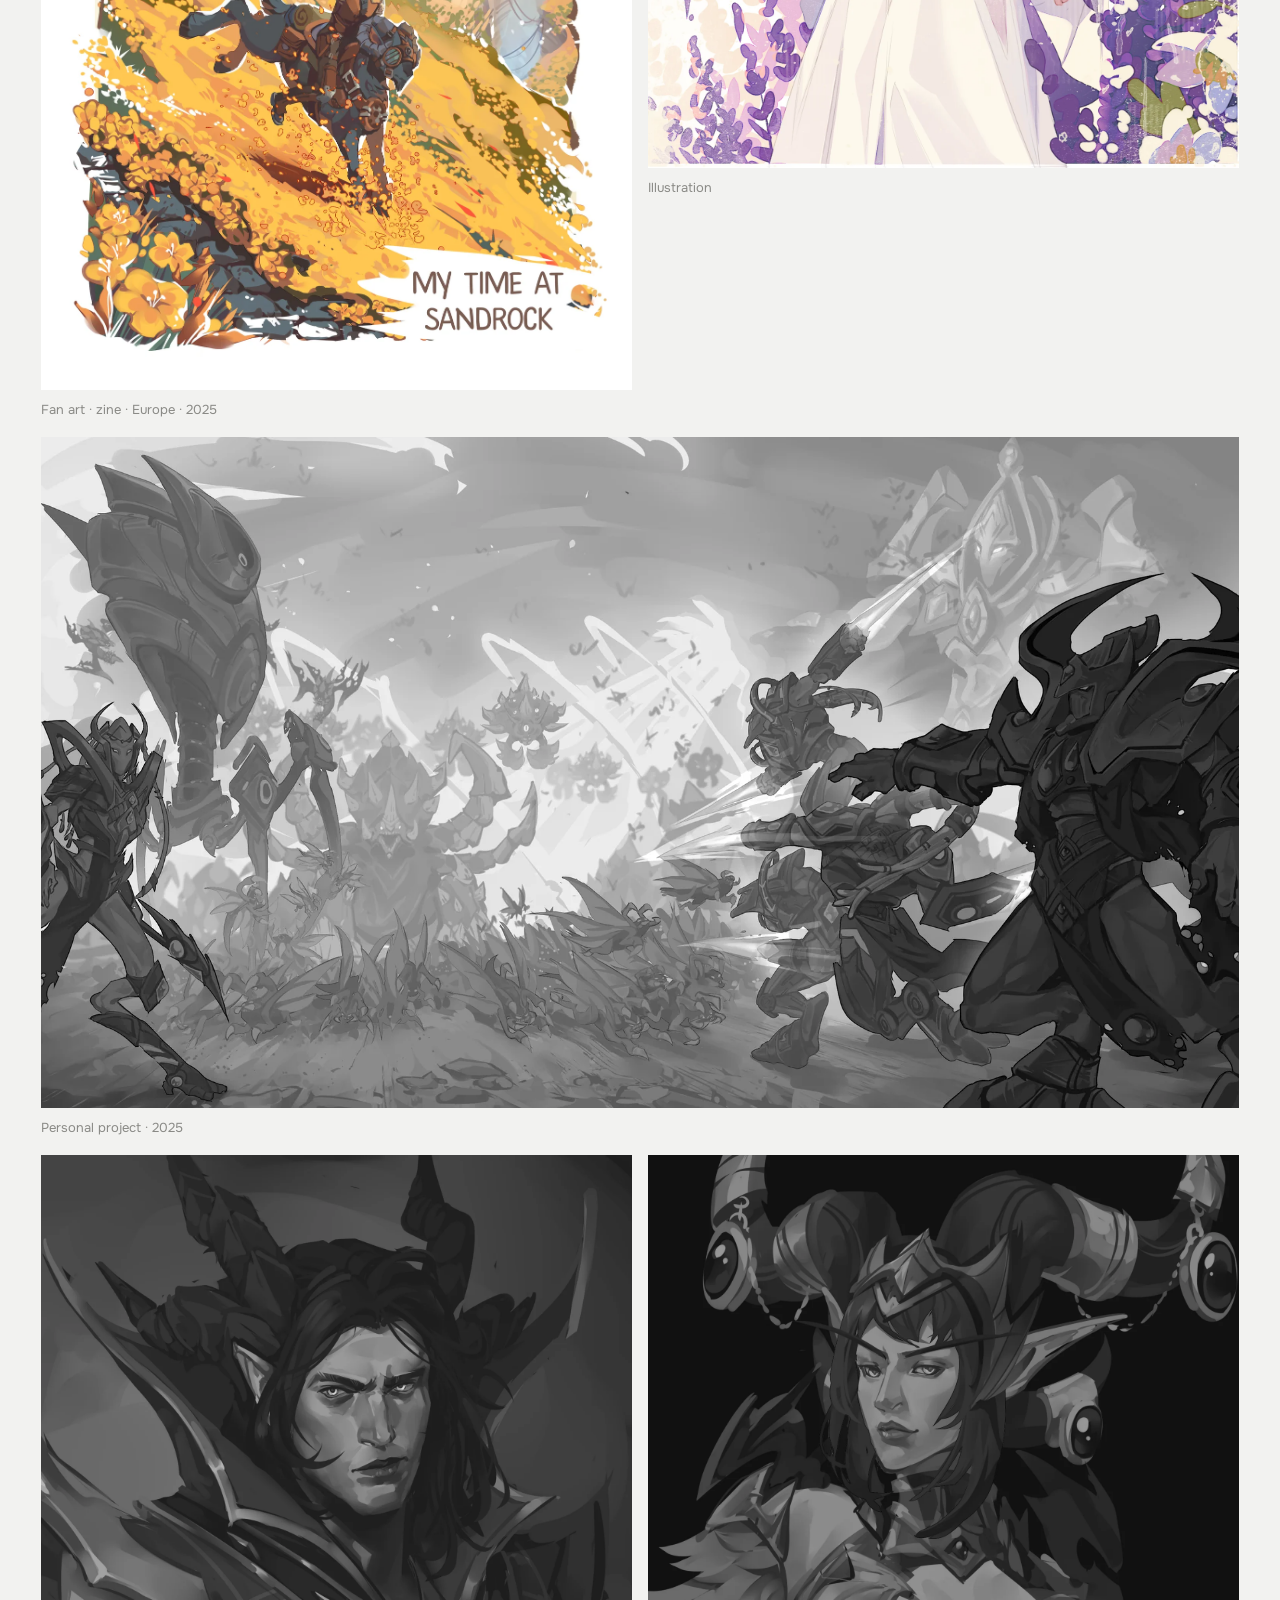
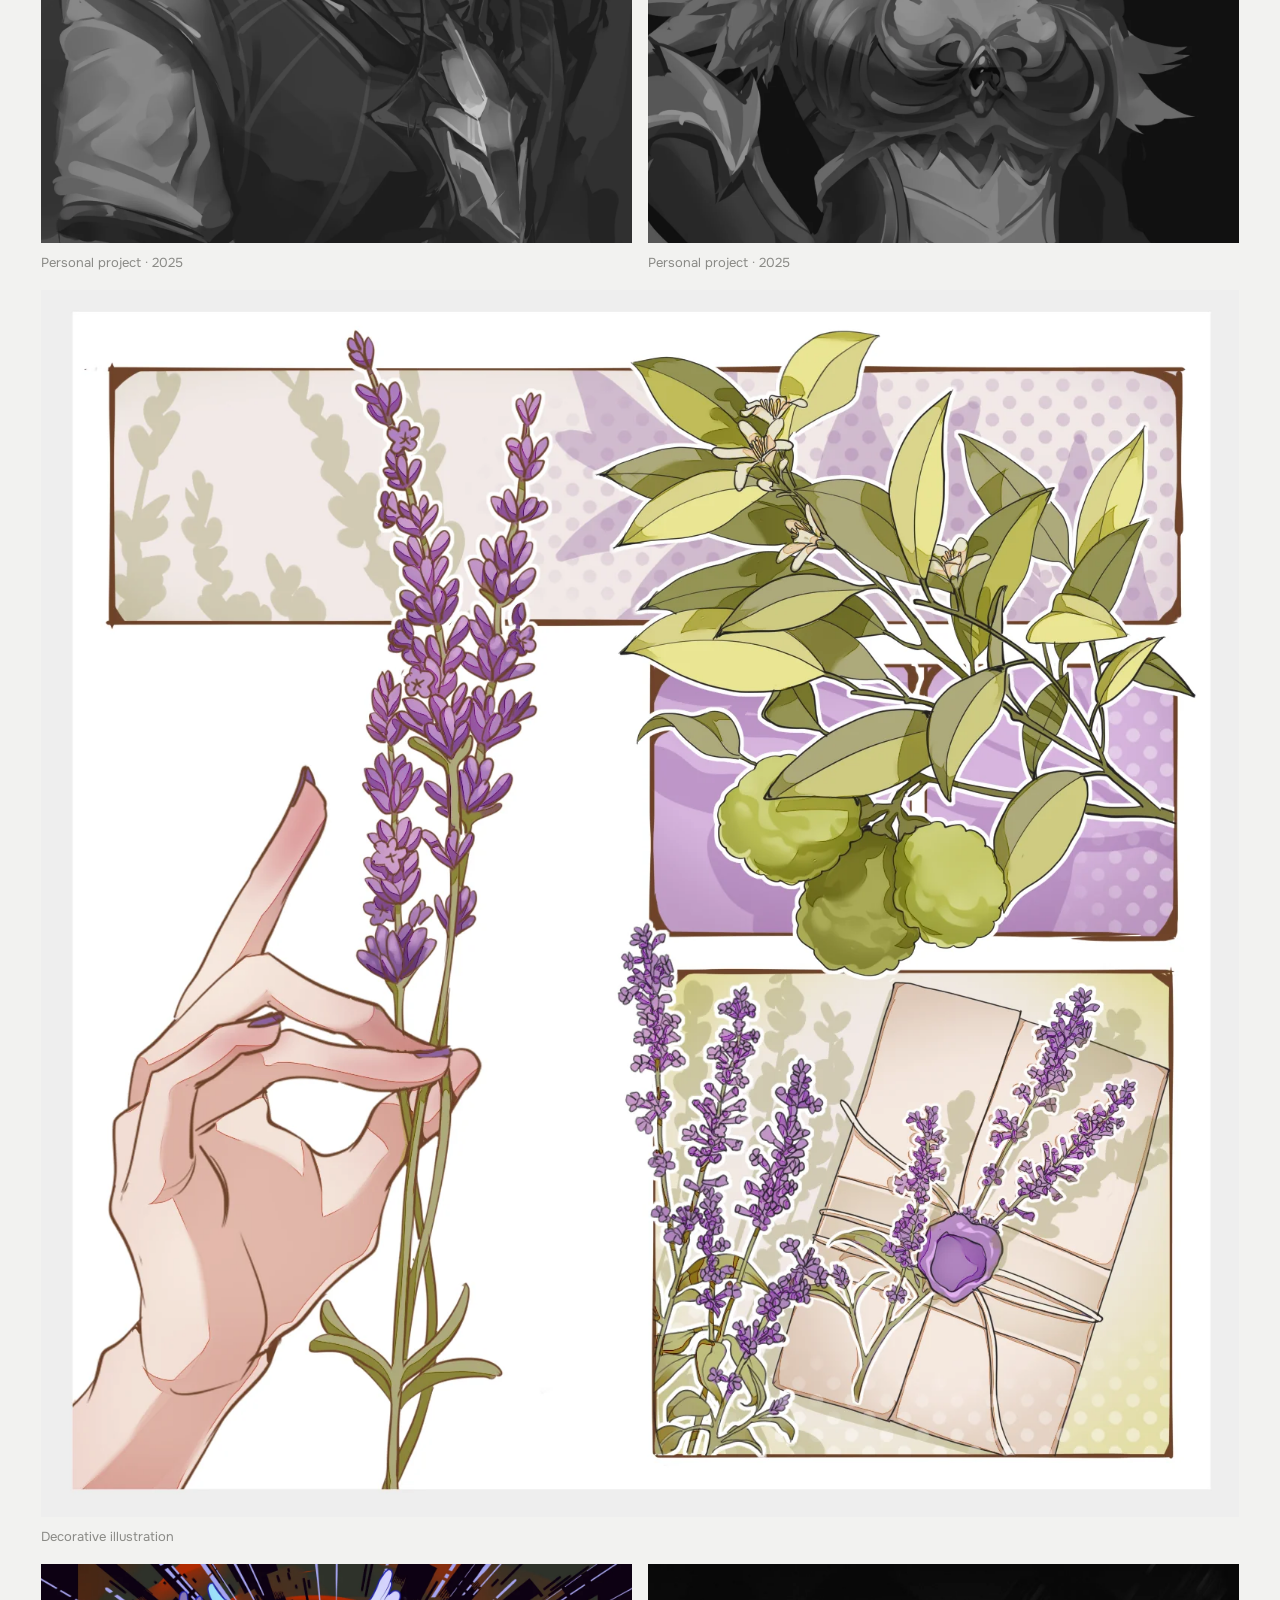
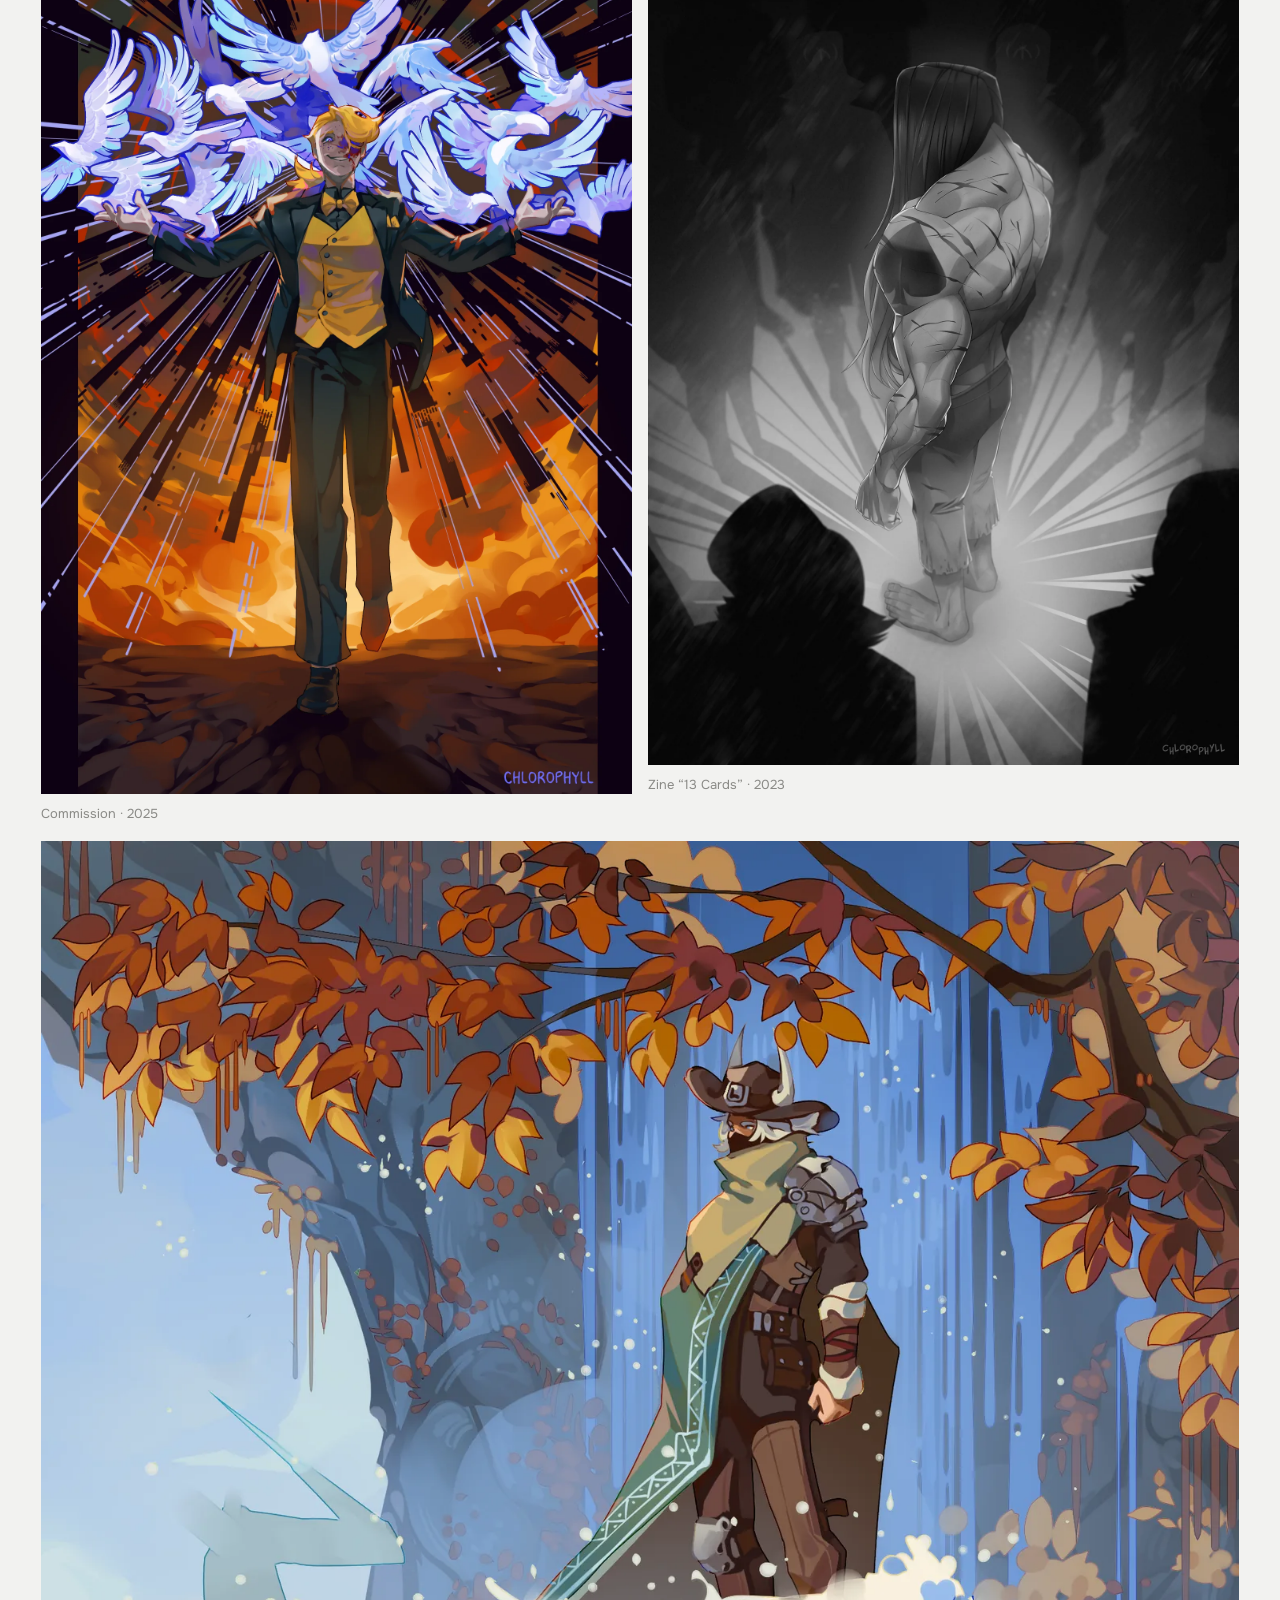
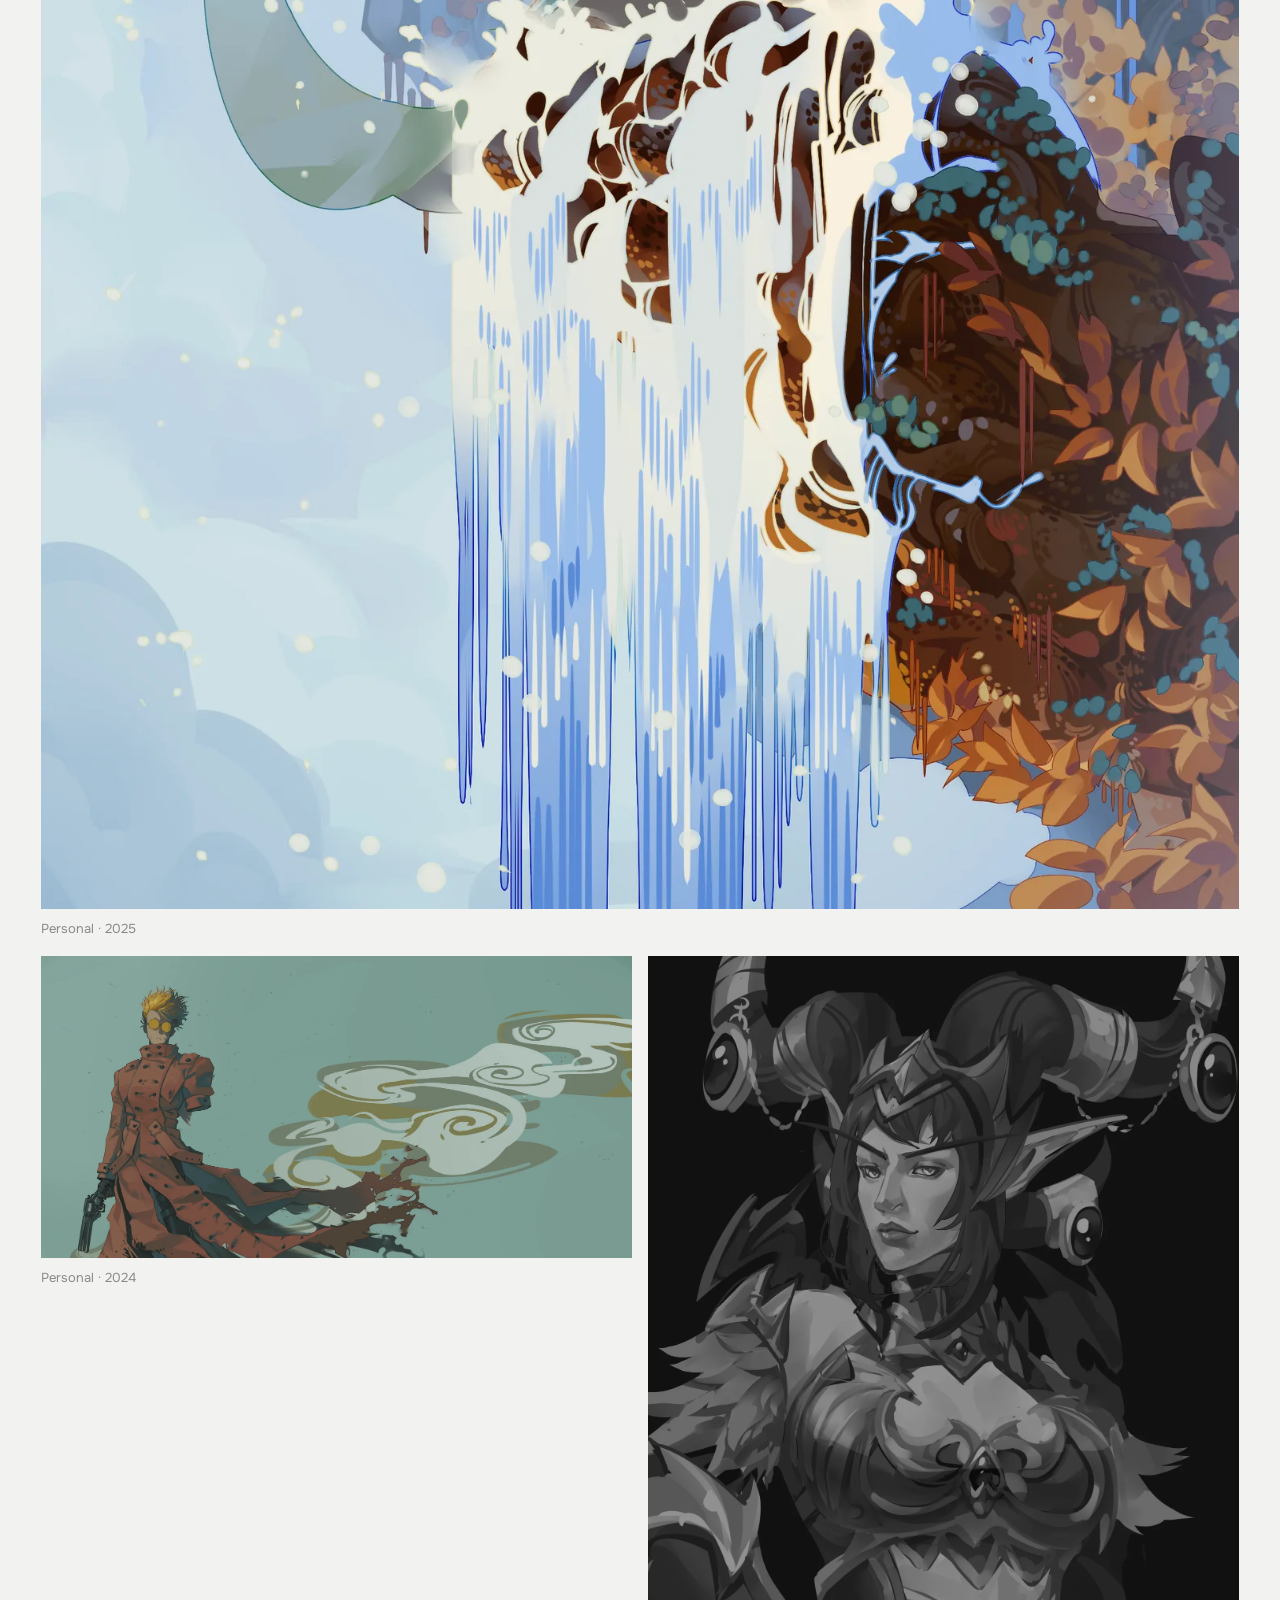
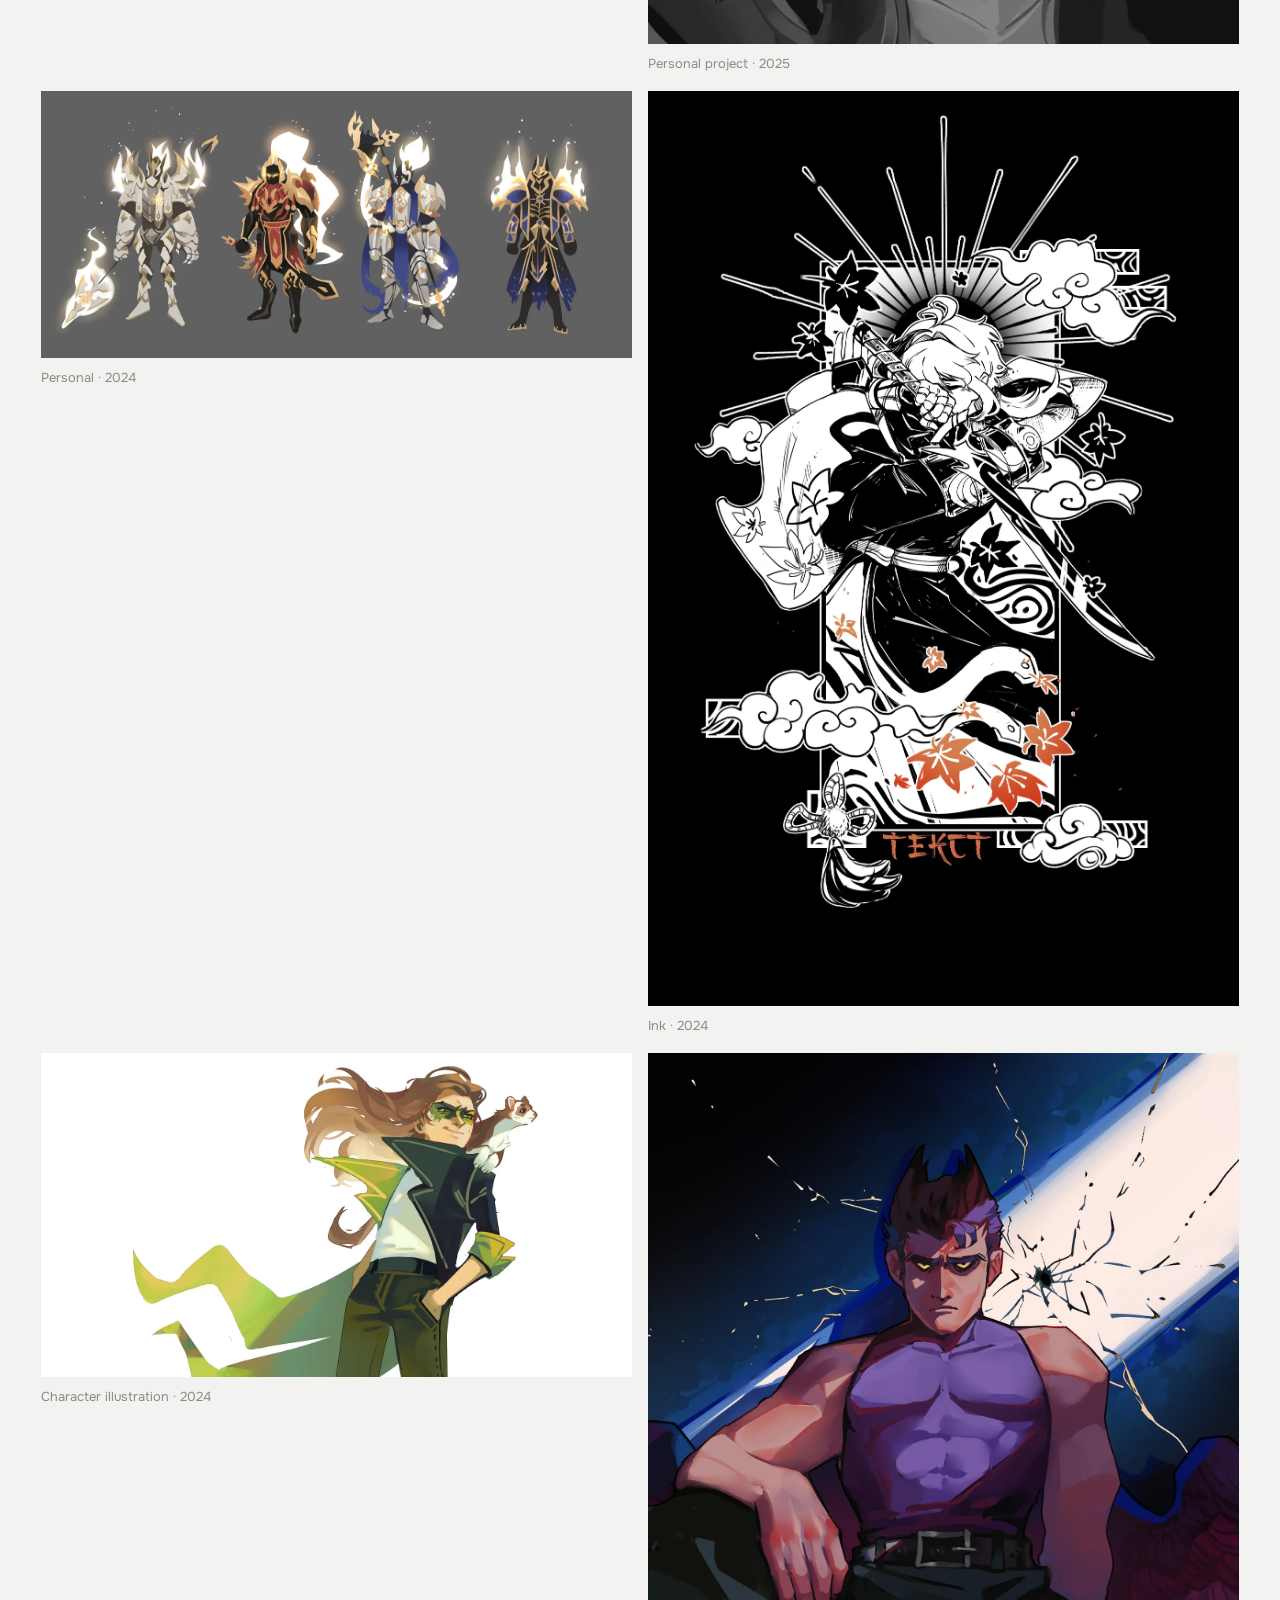
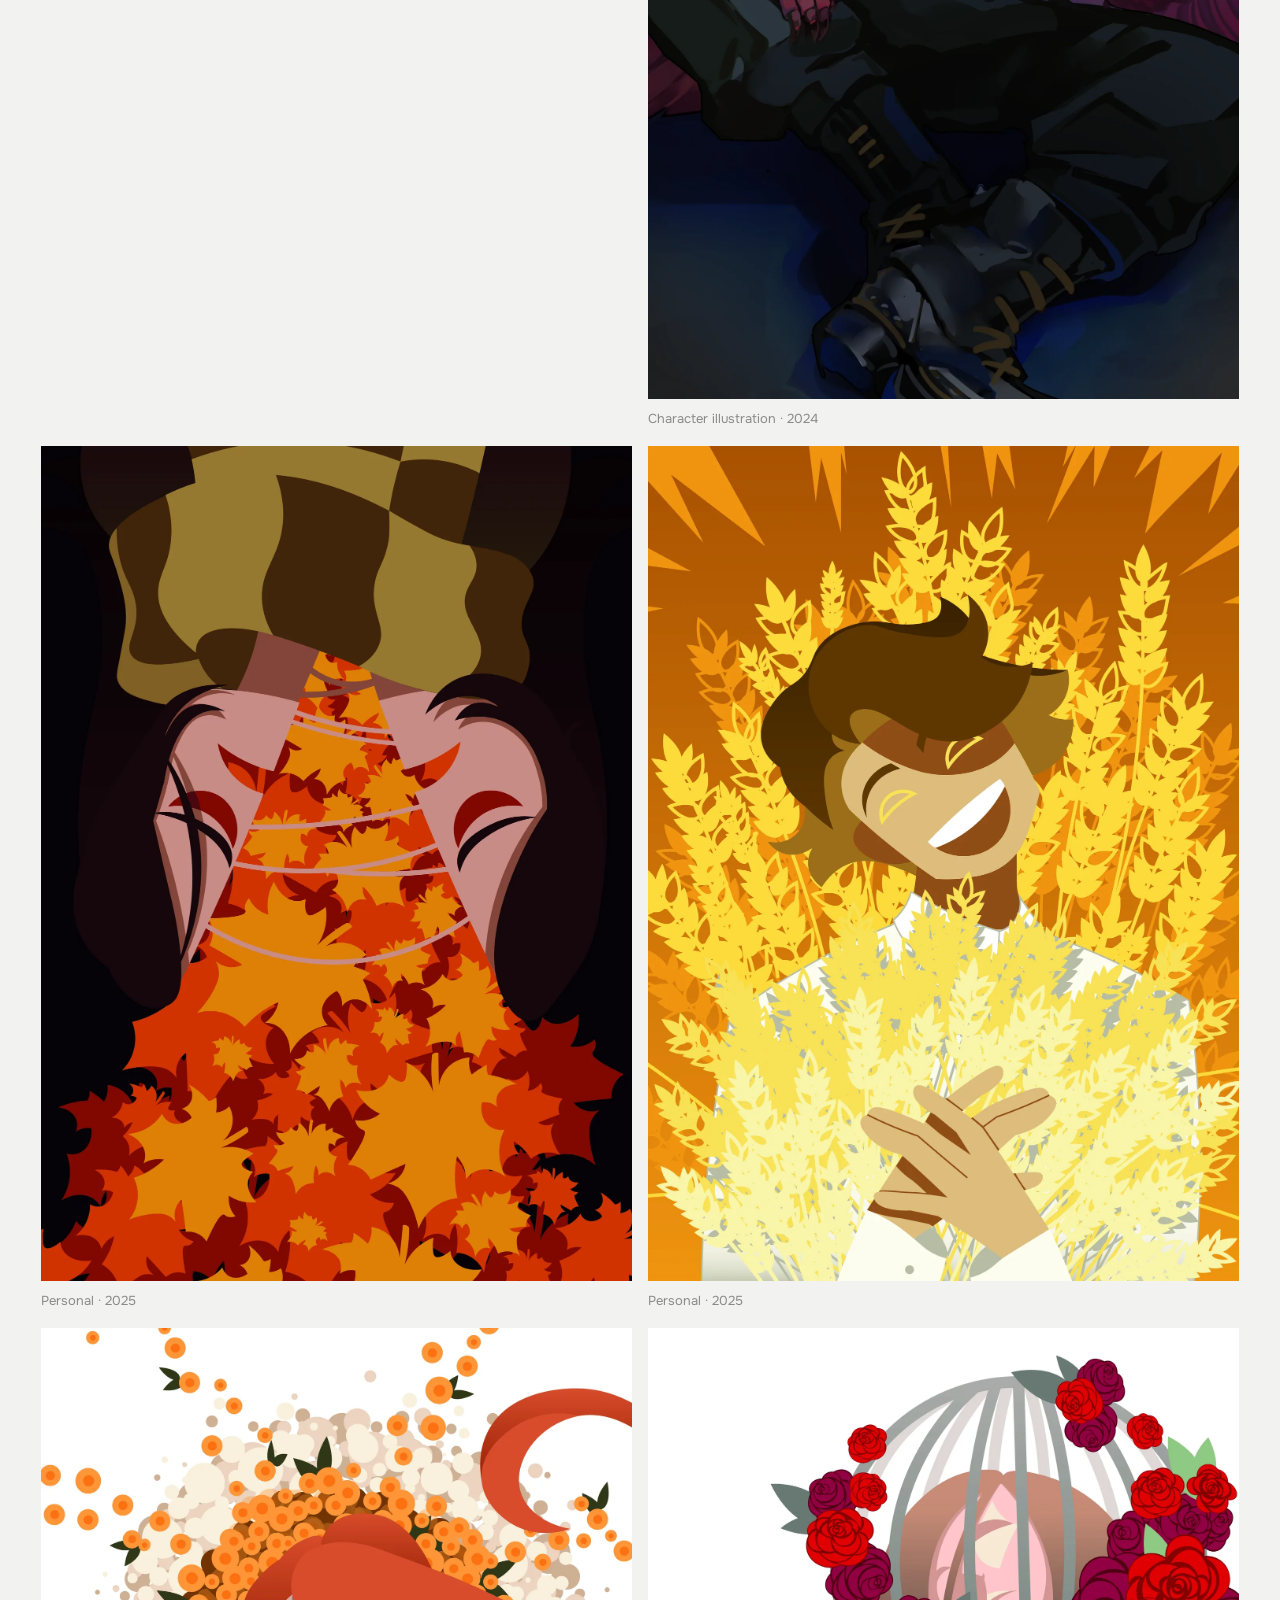
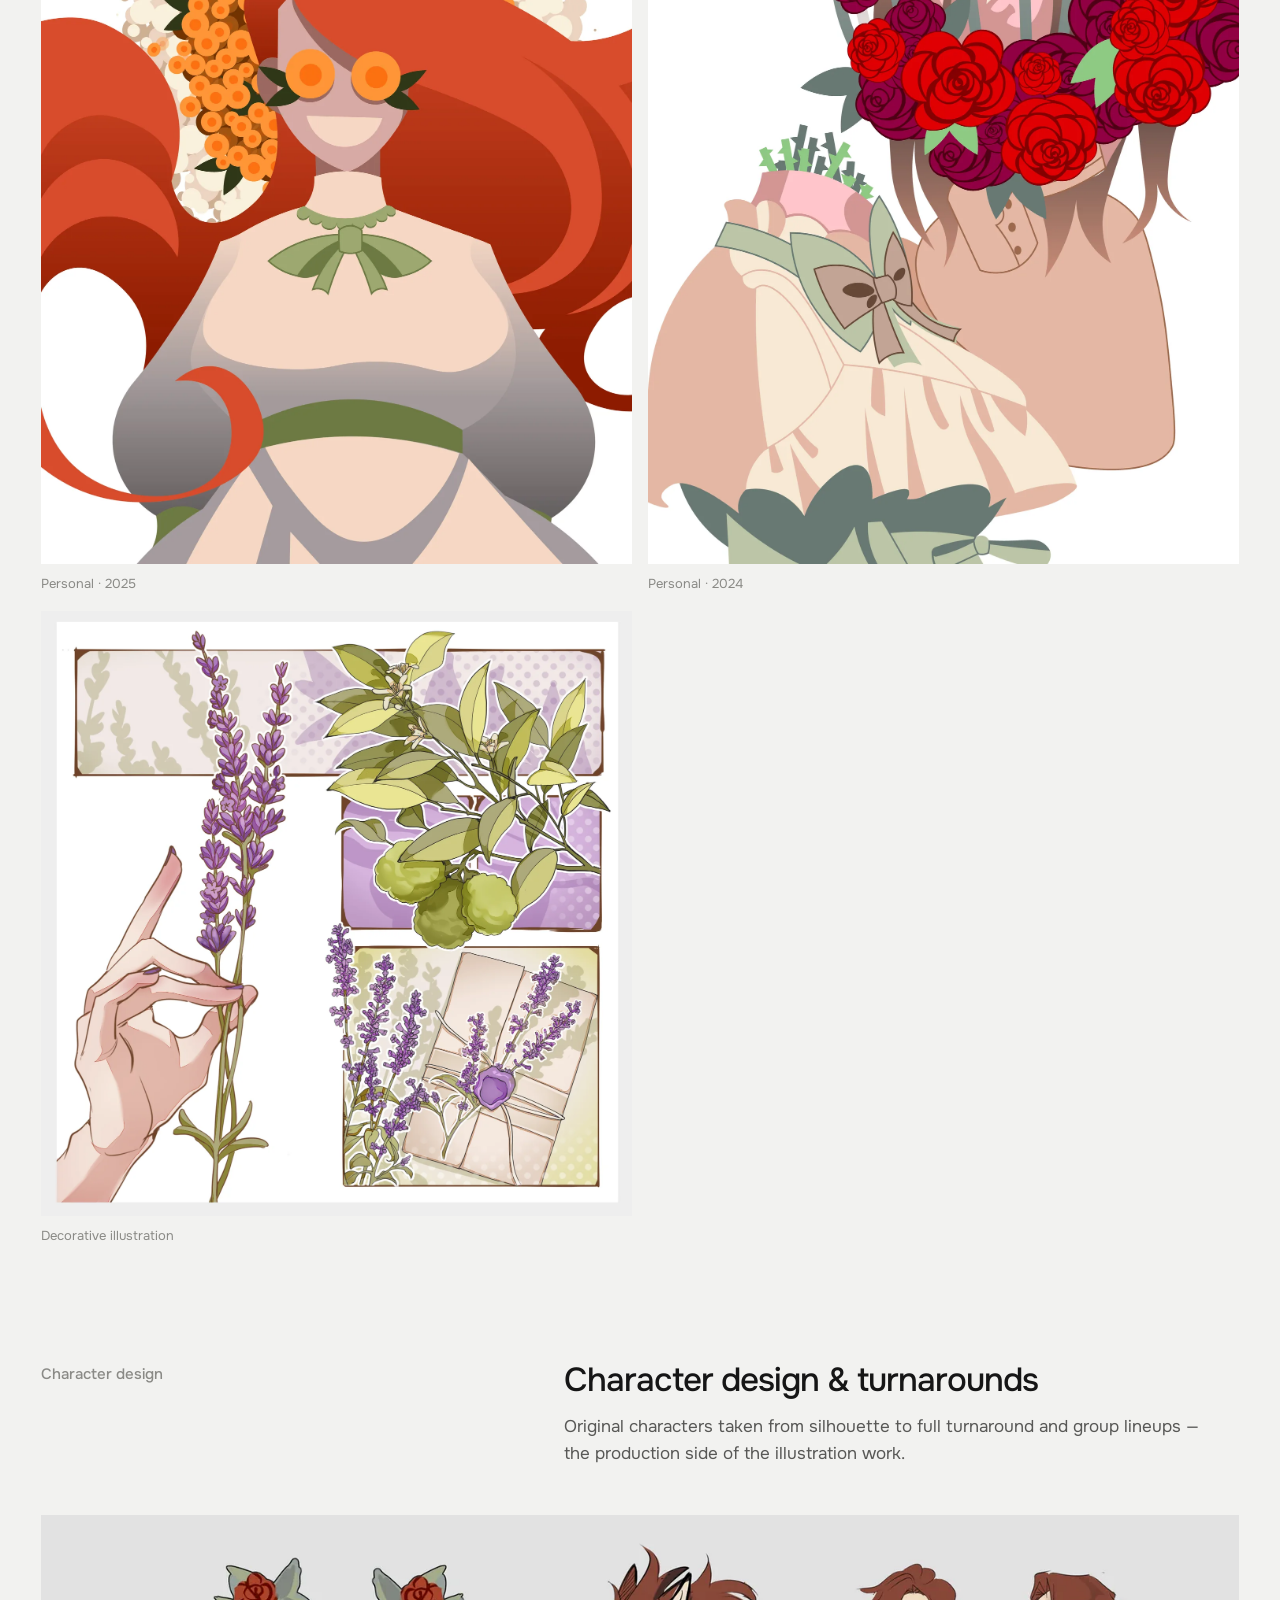
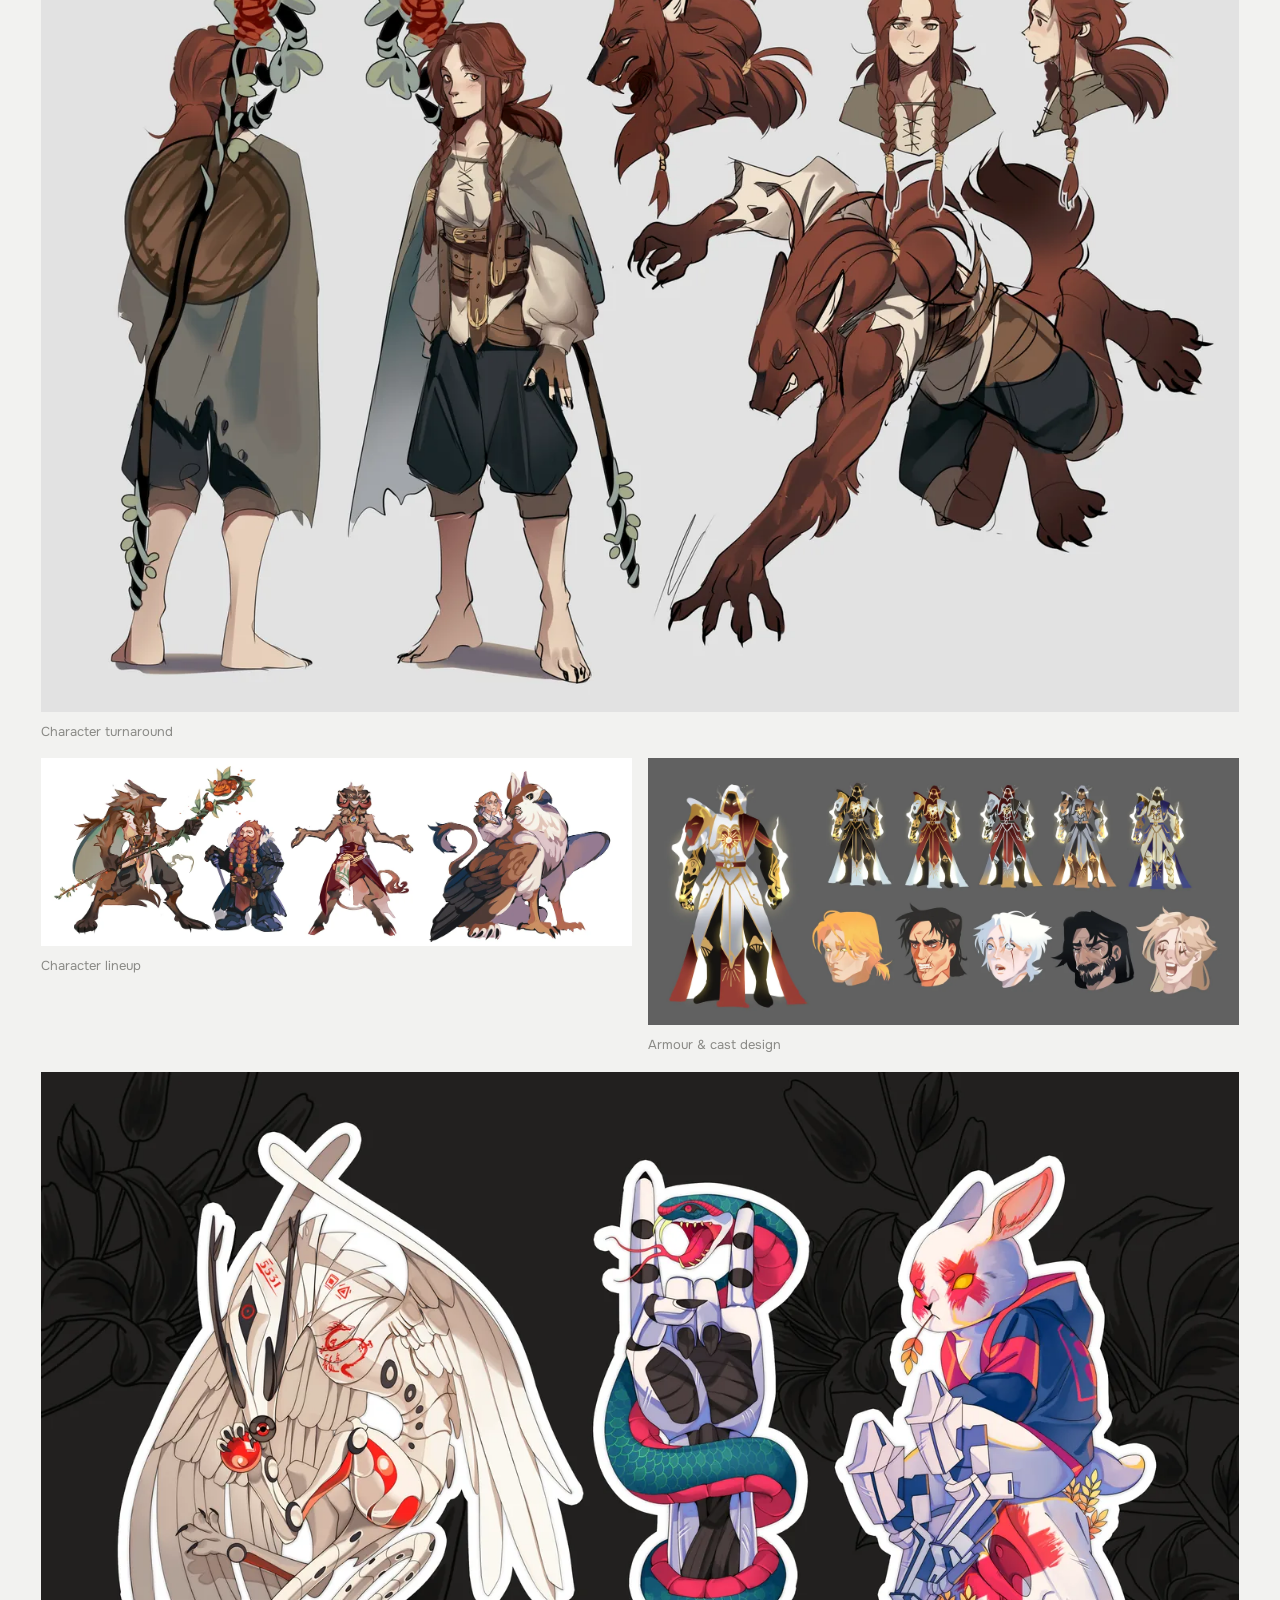
<file: art.html>
<!doctype html>
<html lang="en" data-lang="en">
<head>
  <meta charset="utf-8">
  <meta name="viewport" content="width=device-width,initial-scale=1,viewport-fit=cover">
  <meta name="theme-color" content="#f2f2f0" media="(prefers-color-scheme: light)">
  <meta name="theme-color" content="#131313" media="(prefers-color-scheme: dark)">
  <title>Illustration | Vera Napalkova</title>
  <meta name="description" content="Illustration, character sheets and comic pages by Vera Napalkova.">
  <meta property="og:title" content="Illustration | Vera Napalkova">
  <meta property="og:description" content="Illustration, character sheets and comic pages by Vera Napalkova.">
  <link rel="canonical" href="https://napannich.github.io/vera-portfolio/art.html">
<meta property="og:url" content="https://napannich.github.io/vera-portfolio/art.html">
<meta property="og:type" content="website">
  <meta property="og:image" content="https://napannich.github.io/vera-portfolio/assets/images/og-cover.jpg">
  <meta name="twitter:card" content="summary_large_image">
  <link rel="icon" href="assets/images/favicon.svg" type="image/svg+xml">
  <script>try{var l=new URLSearchParams(location.search).get('lang')||localStorage.getItem('vera-lang');if(l==='ru'||l==='en'){document.documentElement.setAttribute('data-lang',l);document.documentElement.lang=l}}catch(e){}</script>
  <link rel="stylesheet" href="assets/css/onest.css">
  <link rel="stylesheet" href="assets/css/v3.css">
  
</head>
<body>
<a class="skip-link" href="#main">Skip to content</a>
<header class="site-nav">
  <div class="shell nav-inner">
    <a class="brand" href="index.html" aria-label="Vera Napalkova">Vera Napalkova</a>
    <div class="nav-right"><nav class="nav-links" aria-label="Sections"><a href="index.html#works"><span class="en">Work</span><span class="ru">Работы</span></a><a href="art.html"><span class="en">Illustration</span><span class="ru">Иллюстрации</span></a><a href="index.html#about"><span class="en">About</span><span class="ru">Обо мне</span></a><a href="cv.html"><span class="en">CV</span><span class="ru">CV</span></a></nav>
    <div class="nav-end">
      <button class="lang-btn" type="button" aria-label="Switch language">RU</button>
      <a class="nav-contact" href="index.html#contact"><span class="en">Hire me</span><span class="ru">Связаться</span></a>
      <button class="menu-btn" type="button" aria-label="Menu" aria-expanded="false"><span></span><span></span></button>
    </div></div>
  </div>
</header>
<div class="mobile-menu"><a href="index.html#works"><span class="en">Work</span><span class="ru">Работы</span></a><a href="art.html"><span class="en">Illustration</span><span class="ru">Иллюстрации</span></a><a href="index.html#about"><span class="en">About</span><span class="ru">Обо мне</span></a><a href="cv.html"><span class="en">CV</span><span class="ru">CV</span></a><a href="index.html#contact"><span class="en">Contact</span><span class="ru">Контакты</span></a></div>
<main id="main">
<section class="case-hero"><div class="shell">
  <a class="back" href="index.html">← <span class="en">Back</span><span class="ru">Назад</span></a>
  <div class="case-top">
    <div class="reveal"><span class="eyebrow">Illustration · Comics</span><h1 class="display case-title"><span class="en">Illustration</span><span class="ru">Иллюстрация</span></h1>
    <p class="case-summary"><span class="en">Commissions and personal work, 2023-2025: story illustration, zine pieces and comic pages.</span><span class="ru">Заказы и авторские работы 2023-2025: сюжетные иллюстрации, работы для зинов и страницы комикса.</span></p></div>
    <div class="case-meta reveal">
      <div class="case-meta-row"><span><span class="en">Clients</span><span class="ru">Заказчики</span></span><strong><span class="en">Europe, Canada, private clients</span><span class="ru">Россия, Европа, Канада</span></strong></div>
      <div class="case-meta-row"><span><span class="en">Years</span><span class="ru">Годы</span></span><strong>2023-2025</strong></div>
      <div class="case-meta-row"><span><span class="en">Formats</span><span class="ru">Форматы</span></span><strong><span class="en">Key art, zine, comic pages</span><span class="ru">Иллюстрация, зин, комикс</span></strong></div>
    </div>
  </div>
</div></section>
<section class="case-block" style="padding-top:20px"><div class="shell"><div class="gallery">
  <figure class="g-6 reveal"><img data-zoom src="assets/images/ill-forest-couple.webp" alt="Couple in a forest" loading="lazy"><figcaption><span class="en">Commission · Europe · 2025</span><span class="ru">Заказ · Европа · 2025</span></figcaption></figure>
  <figure class="g-6 reveal"><img data-zoom src="assets/images/ill-magician.webp" alt="Magician with doves" loading="lazy"><figcaption><span class="en">Commission · 2025</span><span class="ru">Заказ · Россия · 2025</span></figcaption></figure>
  <figure class="g-12 reveal"><img data-zoom src="assets/images/imp-key-art.webp" alt="Masked imp in winter forest" loading="lazy"><figcaption><span class="en">Commission · 2024</span><span class="ru">Заказ · Россия · 2024</span></figcaption></figure>
  <figure class="g-12 reveal"><img data-zoom src="assets/images/lily-key-art.webp" alt="Lily spirit with lantern" loading="lazy"><figcaption><span class="en">Commission · 2024</span><span class="ru">Заказ · Россия · 2024</span></figcaption></figure>
  <figure class="g-6 reveal"><img data-zoom src="assets/images/ill-sandrock.webp" alt="My Time at Sandrock fan art" loading="lazy"><figcaption><span class="en">Fan art · zine · Europe · 2025</span><span class="ru">Фан-арт · зин · Европа · 2025</span></figcaption></figure>
  <figure class="g-6 reveal"><img data-zoom src="assets/images/ill-lavender.webp" alt="Lady with lavender" loading="lazy"><figcaption><span class="en">Illustration</span><span class="ru">Иллюстрация</span></figcaption></figure>
  <figure class="g-12 reveal"><img data-zoom src="assets/images/ill-battle.webp" alt="Battle scene, grayscale" loading="lazy"><figcaption><span class="en">Personal project · 2025</span><span class="ru">Авторский проект · 2025</span></figcaption></figure>
  <figure class="g-6 reveal"><img data-zoom src="assets/images/ill-portrait-a.webp" alt="Portrait study" loading="lazy"><figcaption><span class="en">Personal project · 2025</span><span class="ru">Авторский проект · 2025</span></figcaption></figure>
  <figure class="g-6 reveal"><img data-zoom src="assets/images/ill-portrait-b.webp" alt="Portrait study" loading="lazy"><figcaption><span class="en">Personal project · 2025</span><span class="ru">Авторский проект · 2025</span></figcaption></figure>
  <figure class="g-12 reveal"><img data-zoom src="assets/images/ill-botanical.webp" alt="Botanical illustration" loading="lazy"><figcaption><span class="en">Decorative illustration</span><span class="ru">Декоративная иллюстрация</span></figcaption></figure>
  <figure class="g-6 reveal"><img data-zoom src="assets/images/ill-comm25.webp" alt="Winged hero key art" loading="lazy"><figcaption><span class="en">Commission · 2025</span><span class="ru">Заказ · 2025</span></figcaption></figure>
  <figure class="g-6 reveal"><img data-zoom src="assets/images/ill-13kart.webp" alt="Zine illustration, black and white" loading="lazy"><figcaption><span class="en">Zine “13 Cards” · 2023</span><span class="ru">Сборник «13 карт» · 2023</span></figcaption></figure>
  <figure class="g-12 reveal"><img data-zoom src="assets/images/ill-char713.webp" alt="Autumn waterfall scene" loading="lazy"><figcaption><span class="en">Personal · 2025</span><span class="ru">Личная работа · 2025</span></figcaption></figure>
  <figure class="g-6 reveal"><img data-zoom src="assets/images/ill-ice.webp" alt="Frost creature" loading="lazy"><figcaption><span class="en">Personal · 2024</span><span class="ru">Личная работа · 2024</span></figcaption></figure>
  <figure class="g-6 reveal"><img data-zoom src="assets/images/ill-author2.webp" alt="Character portrait, grisaille" loading="lazy"><figcaption><span class="en">Personal project · 2025</span><span class="ru">Авторский проект · 2025</span></figcaption></figure>
  <figure class="g-6 reveal"><img data-zoom src="assets/images/ill-ink.webp" alt="Armored knight with flame" loading="lazy"><figcaption><span class="en">Personal · 2024</span><span class="ru">Личная работа · 2024</span></figcaption></figure>
  <figure class="g-6 reveal"><img data-zoom src="assets/images/ill-roses.webp" alt="Ink illustration" loading="lazy"><figcaption><span class="en">Ink · 2024</span><span class="ru">Тушь · 2024</span></figcaption></figure>
  <figure class="g-6 reveal"><img data-zoom src="assets/images/ill-violet.webp" alt="Character illustration" loading="lazy"><figcaption><span class="en">Character illustration · 2024</span><span class="ru">Иллюстрация персонажа · 2024</span></figcaption></figure>
  <figure class="g-6 reveal"><img data-zoom src="assets/images/ill-creature.webp" alt="Character portrait" loading="lazy"><figcaption><span class="en">Character illustration · 2024</span><span class="ru">Иллюстрация персонажа · 2024</span></figcaption></figure>
  <figure class="g-6 reveal"><img data-zoom src="assets/images/ill-autumn5.webp" alt="Dress of autumn leaves" loading="lazy"><figcaption><span class="en">Personal · 2025</span><span class="ru">Личная работа · 2025</span></figcaption></figure>
  <figure class="g-6 reveal"><img data-zoom src="assets/images/ill-joy.webp" alt="Autumn, joy" loading="lazy"><figcaption><span class="en">Personal · 2025</span><span class="ru">Личная работа · 2025</span></figcaption></figure>
  <figure class="g-6 reveal"><img data-zoom src="assets/images/ill-redhair.webp" alt="Autumn character" loading="lazy"><figcaption><span class="en">Personal · 2025</span><span class="ru">Личная работа · 2025</span></figcaption></figure>
  <figure class="g-6 reveal"><img data-zoom src="assets/images/ill-botanical3.webp" alt="Portrait with roses" loading="lazy"><figcaption><span class="en">Personal · 2024</span><span class="ru">Личная работа · 2024</span></figcaption></figure>
  <figure class="g-6 reveal"><img data-zoom src="assets/images/ill-botanical2.webp" alt="Botanical panels, lavender" loading="lazy"><figcaption><span class="en">Decorative illustration</span><span class="ru">Декоративная иллюстрация</span></figcaption></figure>
</div></div></section>
<section class="case-block"><div class="shell">
  <div class="case-block-grid reveal"><div><span class="eyebrow">Character design</span></div><div class="case-copy"><h2><span class="en">Character design &amp; turnarounds</span><span class="ru">Дизайн персонажей и развороты</span></h2><p><span class="en">Original characters taken from silhouette to full turnaround and group lineups — the production side of the illustration work.</span><span class="ru">Оригинальные персонажи от силуэта до полного разворота и групповых лайнапов — продакшн-сторона иллюстрации.</span></p></div></div>
  <div class="gallery">
    <figure class="g-12 reveal"><img data-zoom src="assets/images/ill-ranger.webp" alt="Hawk ranger turnaround" loading="lazy"><figcaption><span class="en">Character turnaround</span><span class="ru">Разворот персонажа</span></figcaption></figure>
    <figure class="g-6 reveal"><img data-zoom src="assets/images/ill-char711.webp" alt="Character lineup" loading="lazy"><figcaption><span class="en">Character lineup</span><span class="ru">Лайнап персонажей</span></figcaption></figure>
    <figure class="g-6 reveal"><img data-zoom src="assets/images/ill-impflowers.webp" alt="Armor and character design sheet" loading="lazy"><figcaption><span class="en">Armour &amp; cast design</span><span class="ru">Дизайн брони и отряда</span></figcaption></figure>
    <figure class="g-12 reveal"><img data-zoom src="assets/images/ill-bridge.webp" alt="Sticker set" loading="lazy"><figcaption><span class="en">Sticker set · character merch</span><span class="ru">Набор стикеров · мерч</span></figcaption></figure>
  </div>
</div></section>
<section class="case-block" id="comics"><div class="shell">
  <div class="case-block-grid reveal"><div><span class="eyebrow">Comics</span></div><div class="case-copy"><h2><span class="en">Comic pages · Canada · 2024</span><span class="ru">Комикс · Канада · 2024</span></h2><p><span class="en">Two consecutive pages for a private client: action read across panels, close-ups and wide shots, characters kept consistent.</span><span class="ru">Две последовательные страницы для частного заказчика: действие читается через кадры, крупные и общие планы, персонажи держатся от кадра к кадру.</span></p></div></div>
  <div class="gallery">
    <figure class="g-6 reveal"><img data-zoom src="assets/images/comic-p1.webp" alt="Comic page 1" loading="lazy"><figcaption><span class="en">Page 1</span><span class="ru">Страница 1</span></figcaption></figure>
    <figure class="g-6 reveal"><img data-zoom src="assets/images/comic-p2.webp" alt="Comic page 2" loading="lazy"><figcaption><span class="en">Page 2</span><span class="ru">Страница 2</span></figcaption></figure>
    <figure class="g-12 reveal"><img data-zoom src="assets/images/mock-comic-book.webp" alt="Comic spread mockup" loading="lazy"><figcaption><span class="en">Printed spread mockup</span><span class="ru">Мокап печатного разворота</span> · <span class="en">generated photo background</span><span class="ru">фото-фон сгенерирован</span></figcaption></figure>
    <figure class="g-12 reveal"><img data-zoom src="assets/images/mock-frame-print.webp" alt="Framed print mockup" loading="lazy"><figcaption><span class="en">Framed print mockup</span><span class="ru">Мокап постера в раме</span> · <span class="en">generated photo background</span><span class="ru">фото-фон сгенерирован</span></figcaption></figure>
  </div>
</div></section>
<section class="shell next-case"><a href="index.html#work"><div><small><span class="en">Back to</span><span class="ru">Вернуться к</span></small><strong><span class="en">Case studies</span><span class="ru">кейсам</span></strong></div><span class="card-arrow"><svg viewBox="0 0 24 24" fill="none" stroke="currentColor" stroke-width="2"><path d="M5 12h14M13 6l6 6-6 6"/></svg></span></a></section>
</main>
<footer class="footer"><div class="shell footer-inner">
  <span>© <span data-year>2026</span> Vera Napalkova</span>
  <span><span class="en">Stylized Character Artist · 2D concept → 3D</span><span class="ru">Стилизованные персонажи · 2D-концепт → 3D</span></span>
  <a href="mailto:napannich@gmail.com">napannich@gmail.com</a>
  <a href="https://t.me/RoyScit" target="_blank" rel="noopener">Telegram @RoyScit</a>
</div></footer>
<script src="assets/js/v3.js" defer></script>
</body>
</html>
</file>
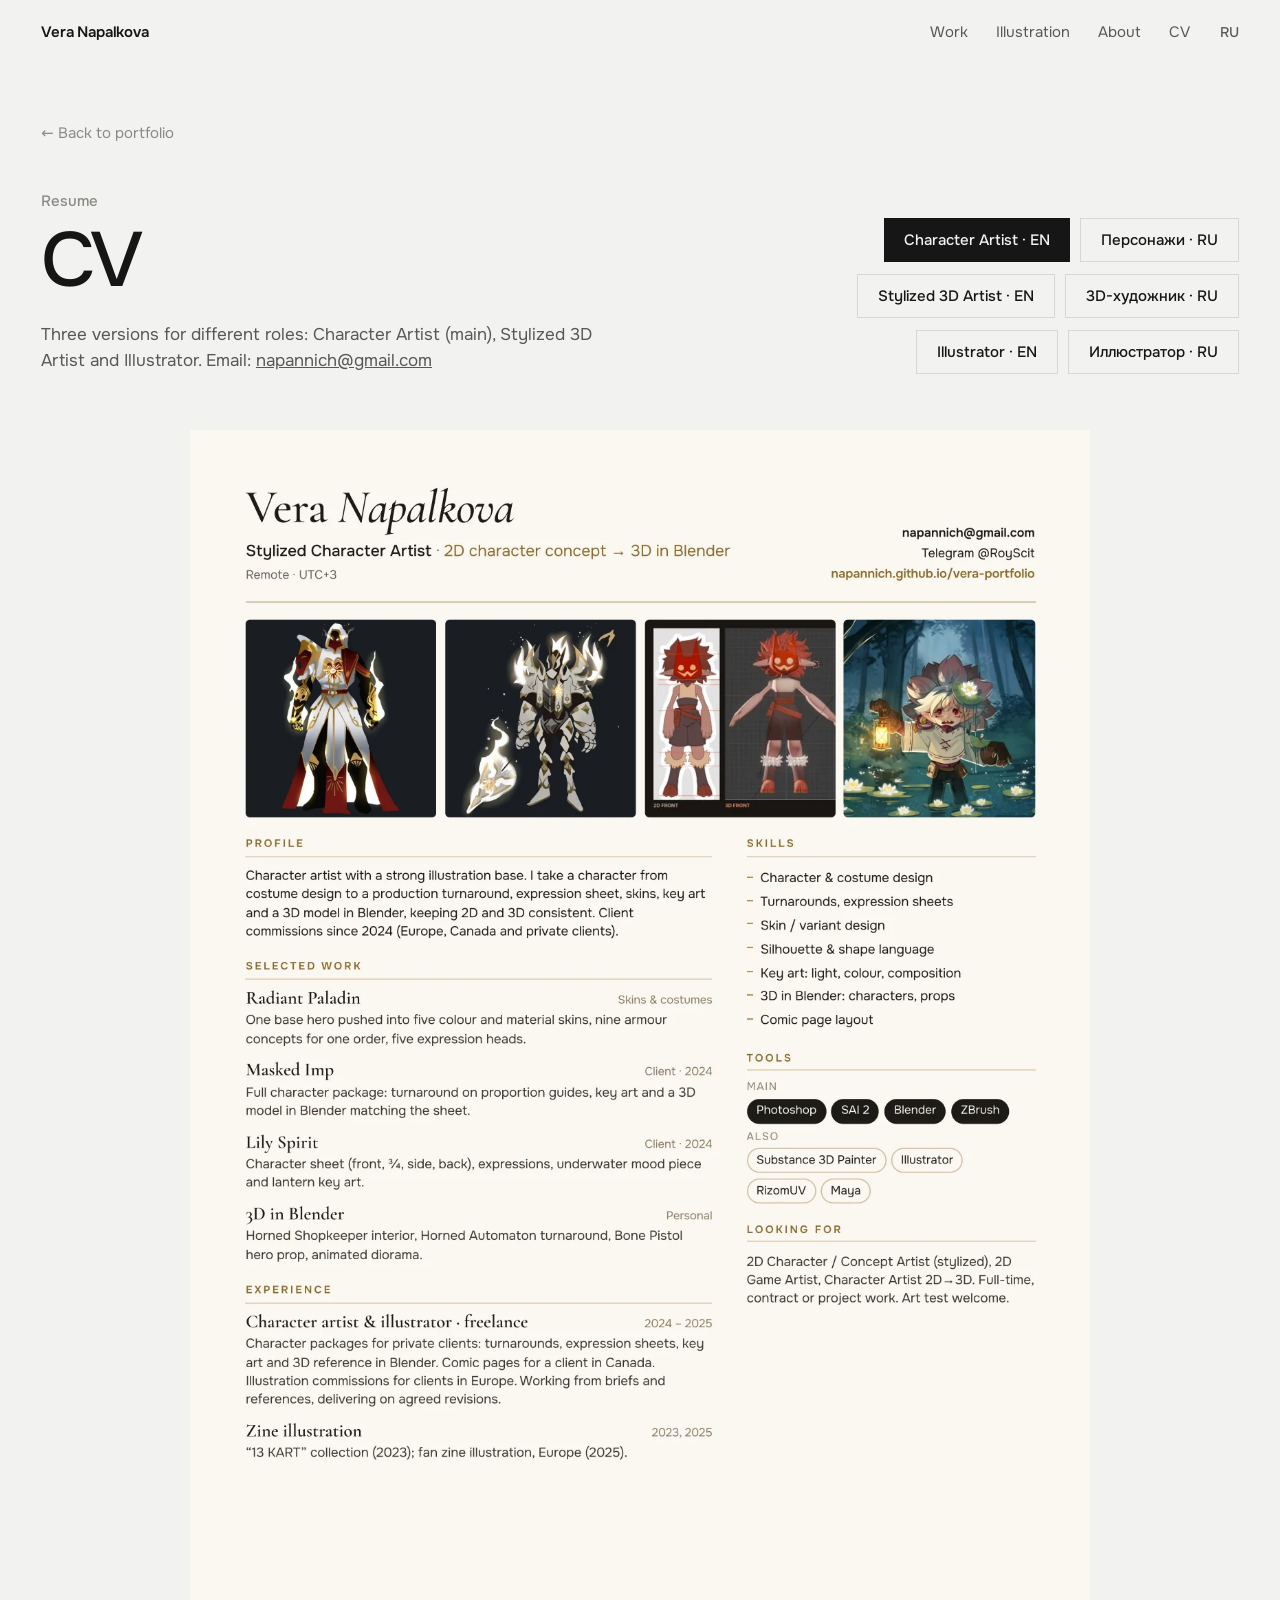
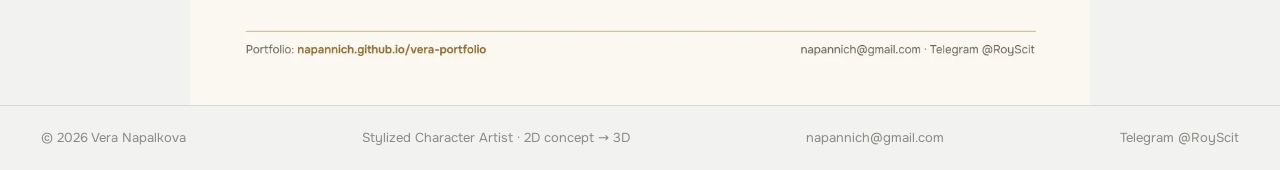
<file: cv.html>
<!doctype html>
<html lang="en" data-lang="en">
<head>
  <meta charset="utf-8">
  <meta name="viewport" content="width=device-width,initial-scale=1,viewport-fit=cover">
  <meta name="theme-color" content="#f2f2f0" media="(prefers-color-scheme: light)">
  <meta name="theme-color" content="#131313" media="(prefers-color-scheme: dark)">
  <title>CV | Vera Napalkova</title>
  <meta name="description" content="Resume of Vera Napalkova, stylized character artist.">
  <meta property="og:title" content="CV | Vera Napalkova">
  <meta property="og:description" content="Resume of Vera Napalkova, stylized character artist.">
  <link rel="canonical" href="https://napannich.github.io/vera-portfolio/cv.html">
<meta property="og:url" content="https://napannich.github.io/vera-portfolio/cv.html">
<meta property="og:type" content="website">
  <meta property="og:image" content="https://napannich.github.io/vera-portfolio/assets/images/og-cover.jpg">
  <meta name="twitter:card" content="summary_large_image">
  <link rel="icon" href="assets/images/favicon.svg" type="image/svg+xml">
  <script>try{var l=new URLSearchParams(location.search).get('lang')||localStorage.getItem('vera-lang');if(l==='ru'||l==='en'){document.documentElement.setAttribute('data-lang',l);document.documentElement.lang=l}}catch(e){}</script>
  <link rel="stylesheet" href="assets/css/onest.css">
  <link rel="stylesheet" href="assets/css/v3.css">
  
</head>
<body>
<a class="skip-link" href="#main">Skip to content</a>
<header class="site-nav">
  <div class="shell nav-inner">
    <a class="brand" href="index.html" aria-label="Vera Napalkova">Vera Napalkova</a>
    <div class="nav-right"><nav class="nav-links" aria-label="Sections"><a href="index.html#works"><span class="en">Work</span><span class="ru">Работы</span></a><a href="art.html"><span class="en">Illustration</span><span class="ru">Иллюстрации</span></a><a href="index.html#about"><span class="en">About</span><span class="ru">Обо мне</span></a><a href="cv.html"><span class="en">CV</span><span class="ru">CV</span></a></nav>
    <div class="nav-end">
      <button class="lang-btn" type="button" aria-label="Switch language">RU</button>
      <a class="nav-contact" href="index.html#contact"><span class="en">Hire me</span><span class="ru">Связаться</span></a>
      <button class="menu-btn" type="button" aria-label="Menu" aria-expanded="false"><span></span><span></span></button>
    </div></div>
  </div>
</header>
<div class="mobile-menu"><a href="index.html#works"><span class="en">Work</span><span class="ru">Работы</span></a><a href="art.html"><span class="en">Illustration</span><span class="ru">Иллюстрации</span></a><a href="index.html#about"><span class="en">About</span><span class="ru">Обо мне</span></a><a href="cv.html"><span class="en">CV</span><span class="ru">CV</span></a><a href="index.html#contact"><span class="en">Contact</span><span class="ru">Контакты</span></a></div>
<main id="main">
<section class="case-hero"><div class="shell">
  <a class="back" href="index.html">← <span class="en">Back to portfolio</span><span class="ru">Назад к портфолио</span></a>
  <div class="case-top">
    <div class="reveal"><span class="eyebrow">Resume</span><h1 class="display case-title">CV</h1>
      <p class="case-summary"><span class="en">Three versions for different roles: Character Artist (main), Stylized 3D Artist and Illustrator. Email: <a href="mailto:napannich@gmail.com" style="text-decoration:underline">napannich@gmail.com</a></span><span class="ru">Три версии под разные роли: художник по персонажам (основная), 3D-художник и иллюстратор. Почта: <a href="mailto:napannich@gmail.com" style="text-decoration:underline">napannich@gmail.com</a></span></p></div>
    <div class="reveal" style="display:grid;gap:12px;justify-items:end">
      <div style="display:flex;gap:10px;flex-wrap:wrap;justify-content:flex-end"><a class="btn btn-primary" href="assets/docs/vera-napalkova-character-cv-en.pdf" target="_blank" rel="noopener">Character Artist · EN</a><a class="btn btn-ghost" href="assets/docs/vera-napalkova-character-cv-ru.pdf" target="_blank" rel="noopener">Персонажи · RU</a></div>
      <div style="display:flex;gap:10px;flex-wrap:wrap;justify-content:flex-end"><a class="btn btn-ghost" href="assets/docs/vera-napalkova-3d-cv-en.pdf" target="_blank" rel="noopener">Stylized 3D Artist · EN</a><a class="btn btn-ghost" href="assets/docs/vera-napalkova-3d-cv-ru.pdf" target="_blank" rel="noopener">3D-художник · RU</a></div>
      <div style="display:flex;gap:10px;flex-wrap:wrap;justify-content:flex-end"><a class="btn btn-ghost" href="assets/docs/vera-napalkova-illustration-cv-en.pdf" target="_blank" rel="noopener">Illustrator · EN</a><a class="btn btn-ghost" href="assets/docs/vera-napalkova-illustration-cv-ru.pdf" target="_blank" rel="noopener">Иллюстратор · RU</a></div>
    </div>
  </div>
  <div class="case-cover reveal" style="background:#f6f1ea;max-width:900px;margin-inline:auto">
    <img class="en" data-zoom src="assets/images/cv-char-en.webp?v=5" alt="Resume of Vera Napalkova (English)">
    <img class="ru" data-zoom src="assets/images/cv-char-ru.webp?v=5" alt="Резюме Веры Напалковой">
  </div>
</div></section>
</main>
<footer class="footer"><div class="shell footer-inner">
  <span>© <span data-year>2026</span> Vera Napalkova</span>
  <span><span class="en">Stylized Character Artist · 2D concept → 3D</span><span class="ru">Стилизованные персонажи · 2D-концепт → 3D</span></span>
  <a href="mailto:napannich@gmail.com">napannich@gmail.com</a>
  <a href="https://t.me/RoyScit" target="_blank" rel="noopener">Telegram @RoyScit</a>
</div></footer>
<script src="assets/js/v3.js" defer></script>
</body>
</html>
</file>
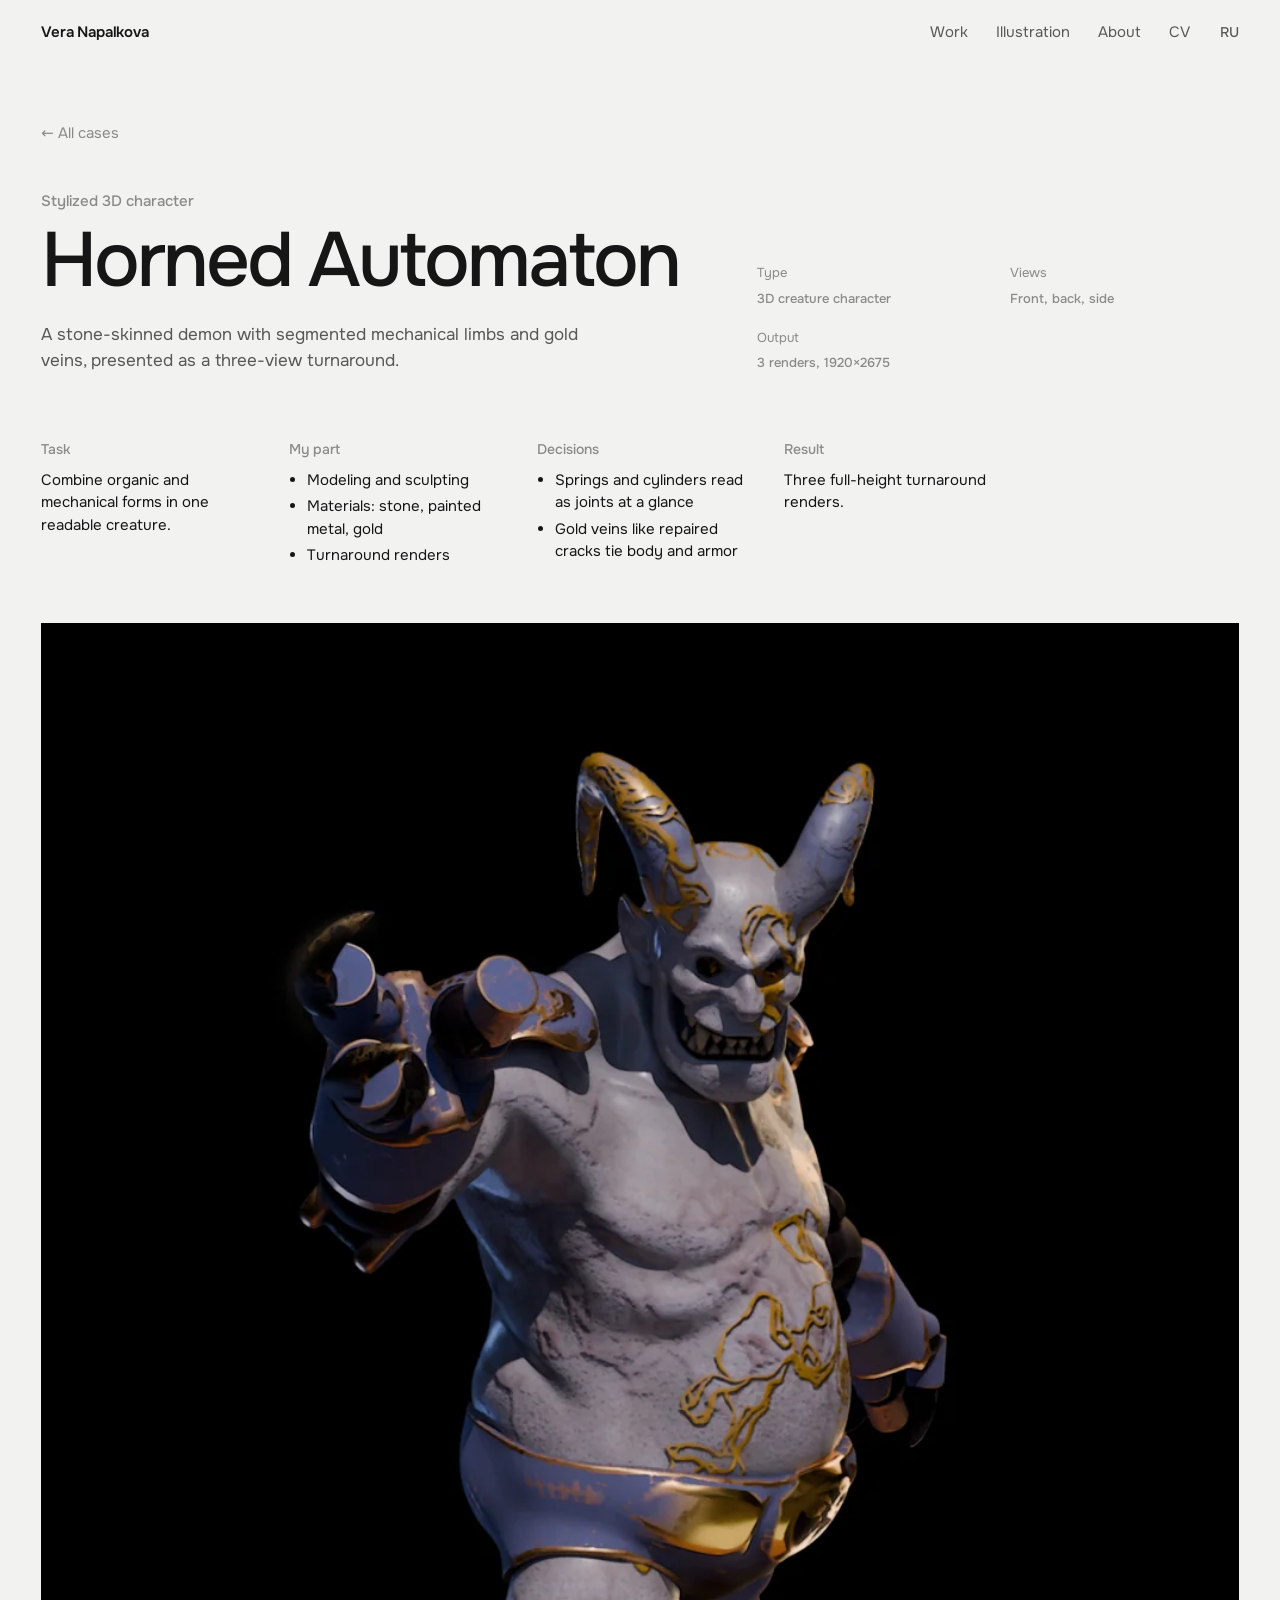
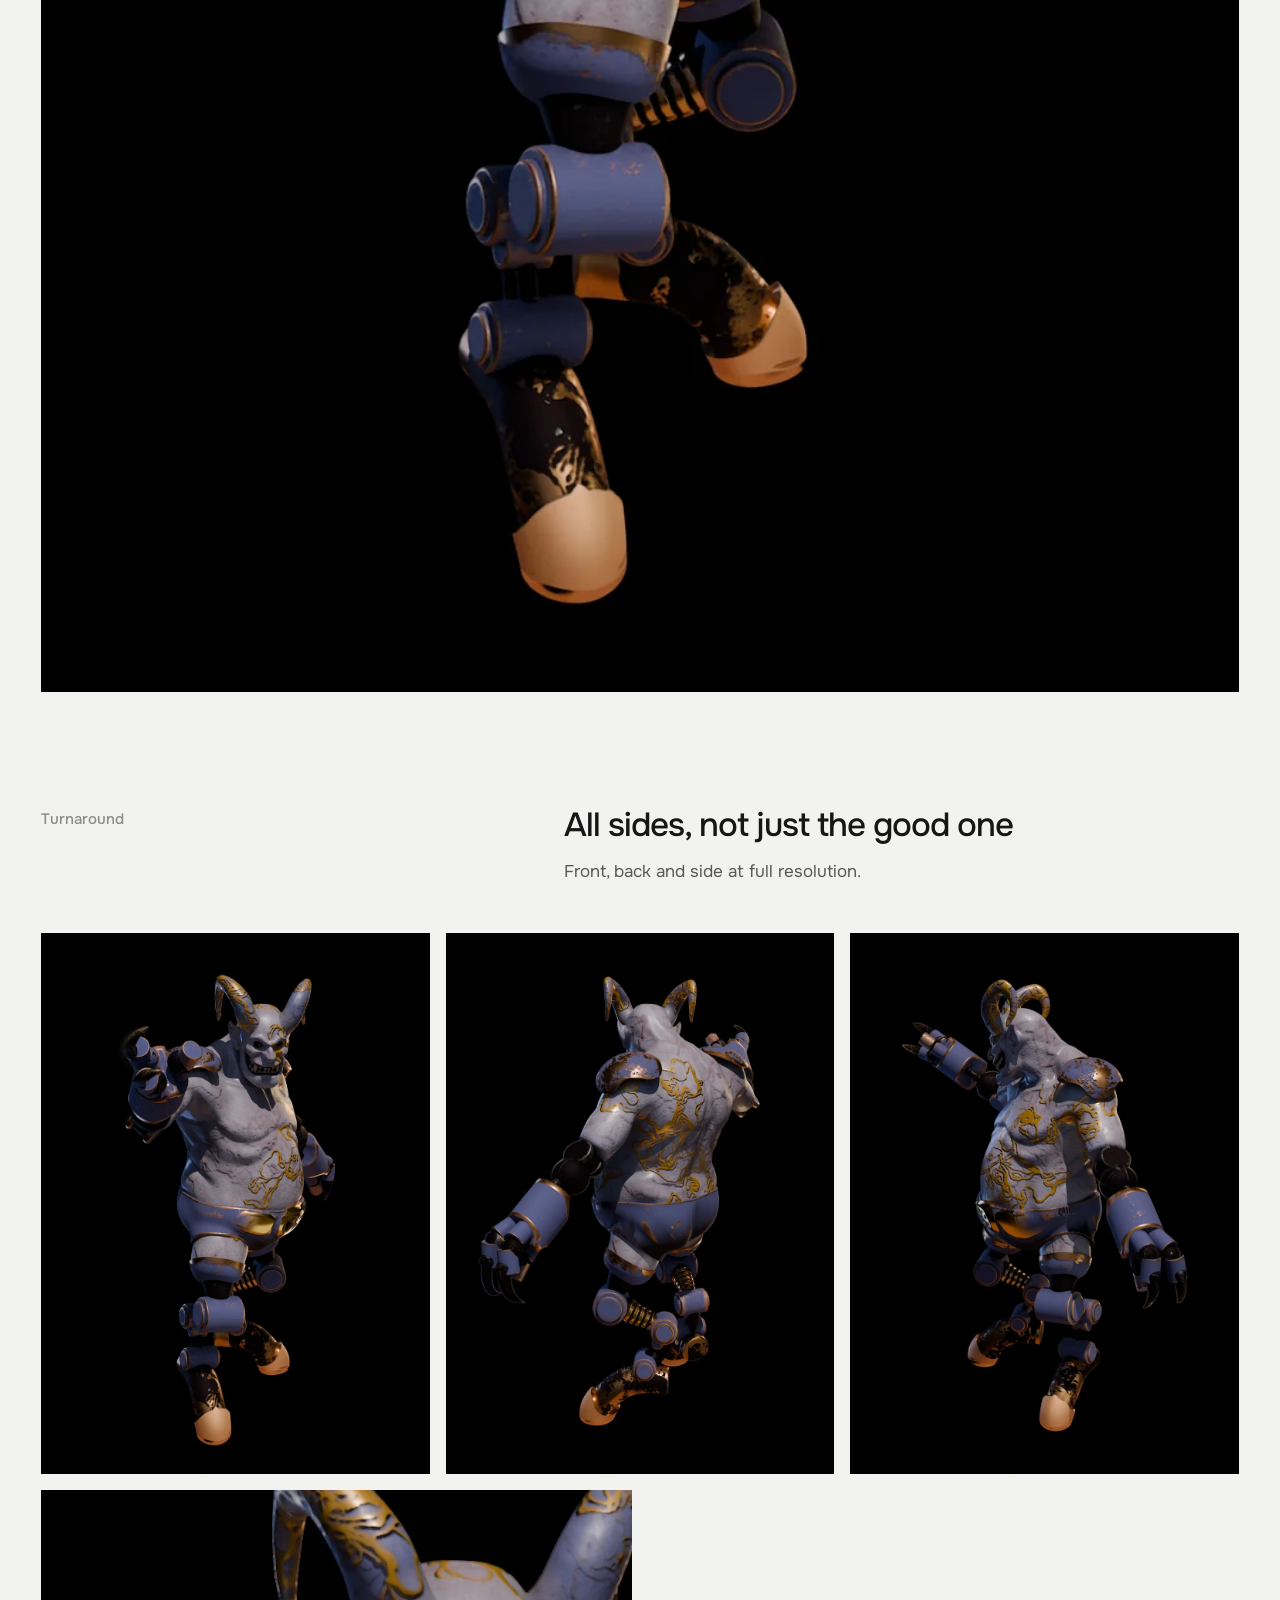
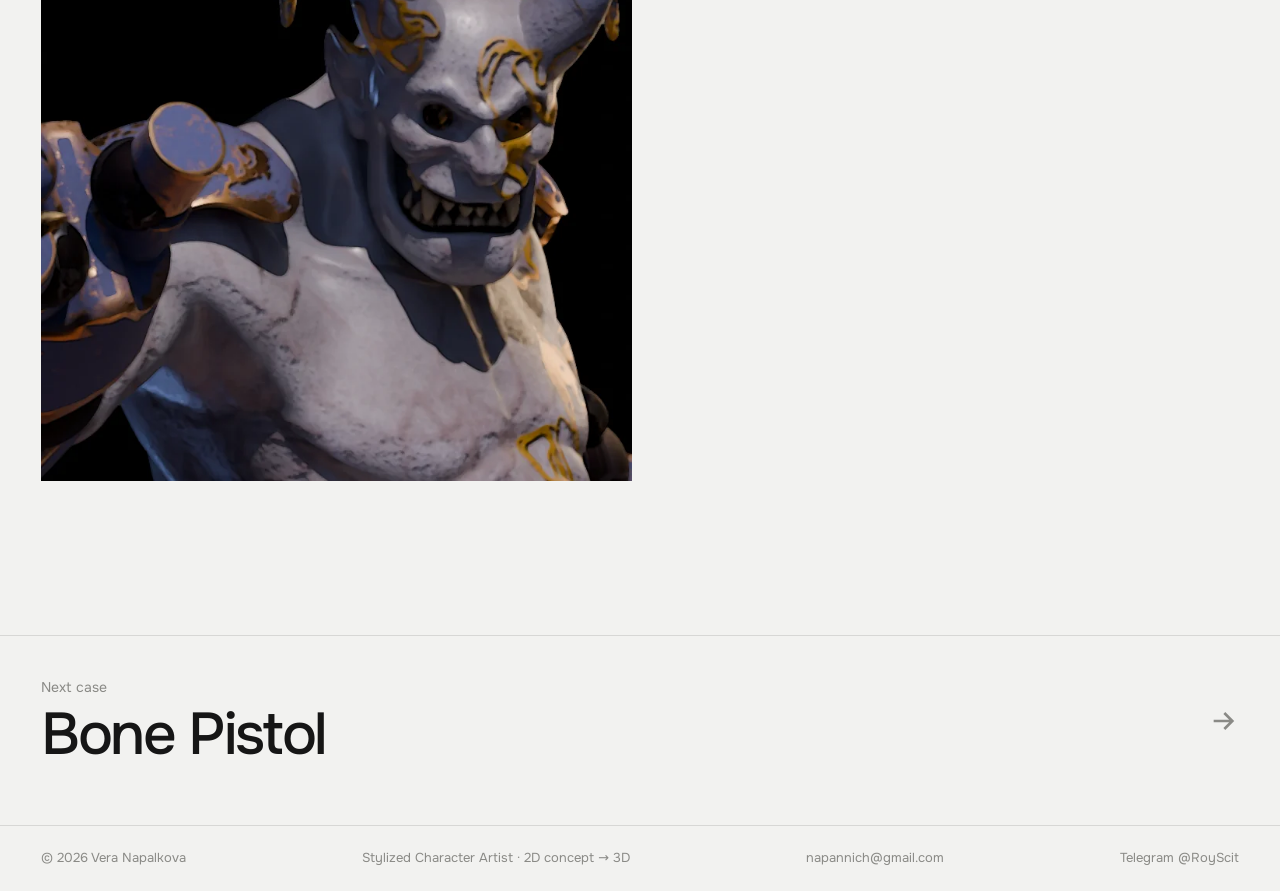
<file: project-characters.html>
<!doctype html>
<html lang="en" data-lang="en">
<head>
  <meta charset="utf-8">
  <meta name="viewport" content="width=device-width,initial-scale=1,viewport-fit=cover">
  <meta name="theme-color" content="#f2f2f0" media="(prefers-color-scheme: light)">
  <meta name="theme-color" content="#131313" media="(prefers-color-scheme: dark)">
  <title>Horned Automaton | Vera Napalkova</title>
  <meta name="description" content="Horned Automaton: case study by Vera Napalkova, stylized character artist.">
  <meta property="og:title" content="Horned Automaton | Vera Napalkova">
  <meta property="og:description" content="Horned Automaton: case study by Vera Napalkova, stylized character artist.">
  <link rel="canonical" href="https://napannich.github.io/vera-portfolio/project-characters.html">
<meta property="og:url" content="https://napannich.github.io/vera-portfolio/project-characters.html">
<meta property="og:type" content="website">
  <meta property="og:image" content="https://napannich.github.io/vera-portfolio/assets/images/og-cover.jpg">
  <meta name="twitter:card" content="summary_large_image">
  <link rel="icon" href="assets/images/favicon.svg" type="image/svg+xml">
  <script>try{var l=new URLSearchParams(location.search).get('lang')||localStorage.getItem('vera-lang');if(l==='ru'||l==='en'){document.documentElement.setAttribute('data-lang',l);document.documentElement.lang=l}}catch(e){}</script>
  <link rel="stylesheet" href="assets/css/onest.css">
  <link rel="stylesheet" href="assets/css/v3.css">
  
</head>
<body>
<a class="skip-link" href="#main">Skip to content</a>
<header class="site-nav">
  <div class="shell nav-inner">
    <a class="brand" href="index.html" aria-label="Vera Napalkova">Vera Napalkova</a>
    <div class="nav-right"><nav class="nav-links" aria-label="Sections"><a href="index.html#works"><span class="en">Work</span><span class="ru">Работы</span></a><a href="art.html"><span class="en">Illustration</span><span class="ru">Иллюстрации</span></a><a href="index.html#about"><span class="en">About</span><span class="ru">Обо мне</span></a><a href="cv.html"><span class="en">CV</span><span class="ru">CV</span></a></nav>
    <div class="nav-end">
      <button class="lang-btn" type="button" aria-label="Switch language">RU</button>
      <a class="nav-contact" href="index.html#contact"><span class="en">Hire me</span><span class="ru">Связаться</span></a>
      <button class="menu-btn" type="button" aria-label="Menu" aria-expanded="false"><span></span><span></span></button>
    </div></div>
  </div>
</header>
<div class="mobile-menu"><a href="index.html#works"><span class="en">Work</span><span class="ru">Работы</span></a><a href="art.html"><span class="en">Illustration</span><span class="ru">Иллюстрации</span></a><a href="index.html#about"><span class="en">About</span><span class="ru">Обо мне</span></a><a href="cv.html"><span class="en">CV</span><span class="ru">CV</span></a><a href="index.html#contact"><span class="en">Contact</span><span class="ru">Контакты</span></a></div>
<main id="main">
<section class="case-hero"><div class="shell">
  <a class="back" href="index.html#work">← <span class="en">All cases</span><span class="ru">Все кейсы</span></a>
  <div class="case-top">
    <div class="reveal"><span class="eyebrow">Stylized 3D character</span><h1 class="display case-title">Horned Automaton</h1><p class="case-summary"><span class="en">A stone-skinned demon with segmented mechanical limbs and gold veins, presented as a three-view turnaround.</span><span class="ru">Каменный демон с сегментными механическими конечностями и золотыми прожилками, показан в развороте из трёх ракурсов.</span></p></div>
    <div class="case-meta reveal"><div class="case-meta-row"><span><span class="en">Type</span><span class="ru">Тип</span></span><strong><span class="en">3D creature character</span><span class="ru">3D-персонаж, существо</span></strong></div><div class="case-meta-row"><span><span class="en">Views</span><span class="ru">Ракурсы</span></span><strong><span class="en">Front, back, side</span><span class="ru">Фронт, спина, профиль</span></strong></div><div class="case-meta-row"><span><span class="en">Output</span><span class="ru">Формат</span></span><strong><span class="en">3 renders, 1920×2675</span><span class="ru">3 рендера, 1920×2675</span></strong></div></div>
  </div>
  <div class="case-card reveal"><div><h4><span class="en">Task</span><span class="ru">Задача</span></h4><p><span class="en">Combine organic and mechanical forms in one readable creature.</span><span class="ru">Совместить органику и механику в одном читаемом существе.</span></p></div><div><h4><span class="en">My part</span><span class="ru">Мой вклад</span></h4><ul><li><span class="en">Modeling and sculpting</span><span class="ru">Моделинг и скульпт</span></li><li><span class="en">Materials: stone, painted metal, gold</span><span class="ru">Материалы: камень, крашеный металл, золото</span></li><li><span class="en">Turnaround renders</span><span class="ru">Рендеры разворота</span></li></ul></div><div><h4><span class="en">Decisions</span><span class="ru">Решения</span></h4><ul><li><span class="en">Springs and cylinders read as joints at a glance</span><span class="ru">Пружины и цилиндры сразу читаются как суставы</span></li><li><span class="en">Gold veins like repaired cracks tie body and armor</span><span class="ru">Золотые прожилки как заделанные трещины связывают тело и броню</span></li></ul></div><div><h4><span class="en">Result</span><span class="ru">Результат</span></h4><p><span class="en">Three full-height turnaround renders.</span><span class="ru">Три рендера разворота в полный рост.</span></p></div></div>
  <div class="case-cover reveal" style="background:#000"><img data-zoom src="assets/images/horned-front.webp" alt="Horned automaton front view" style="object-position:50% 30%"></div>
</div></section>
<section class="case-block"><div class="shell">
  <div class="case-block-grid reveal"><div><span class="eyebrow">Turnaround</span></div>
  <div class="case-copy"><h2><span class="en">All sides, not just the good one</span><span class="ru">Все стороны, а не только выигрышная</span></h2><p><span class="en">Front, back and side at full resolution.</span><span class="ru">Фронт, спина и профиль в полном разрешении.</span></p></div></div>
  <div class="gallery"><figure class="g-4 g-dark reveal"><img data-zoom src="assets/images/horned-front.webp" alt="Front" loading="lazy"></figure><figure class="g-4 g-dark reveal"><img data-zoom src="assets/images/horned-back.webp" alt="Back" loading="lazy"></figure><figure class="g-4 g-dark reveal"><img data-zoom src="assets/images/horned-side.webp" alt="Side" loading="lazy"></figure><figure class="g-6 g-dark reveal"><img data-zoom src="assets/images/horned-head.webp" alt="Head close-up crop from the front render" loading="lazy"></figure></div>
</div></section>

<!-- TECH BREAKDOWN SLOT: wireframe, UV + checker, texture maps, tris / texture sets, engine shot. Uncomment when real exports exist.
<section class="case-block"><div class="shell"><div class="case-block-grid reveal"><div><span class="eyebrow">Breakdown</span></div>
<div class="case-copy"><h2>Tech breakdown</h2><p>Tris: ____ · Texture sets: __ × 2048 · Engine: ______</p></div></div>
<div class="gallery"><figure class="g-6 reveal"><img data-zoom src="assets/images/XXX-wire.webp" alt="Wireframe"></figure><figure class="g-6 reveal"><img data-zoom src="assets/images/XXX-uv.webp" alt="UV"></figure></div></div></section> -->

<section class="shell next-case"><a href="project-weapon.html"><div><small><span class="en">Next case</span><span class="ru">Следующий кейс</span></small><strong>Bone Pistol</strong></div><span class="card-arrow"><svg viewBox="0 0 24 24" fill="none" stroke="currentColor" stroke-width="2"><path d="M5 12h14M13 6l6 6-6 6"/></svg></span></a></section>
</main>
<footer class="footer"><div class="shell footer-inner">
  <span>© <span data-year>2026</span> Vera Napalkova</span>
  <span><span class="en">Stylized Character Artist · 2D concept → 3D</span><span class="ru">Стилизованные персонажи · 2D-концепт → 3D</span></span>
  <a href="mailto:napannich@gmail.com">napannich@gmail.com</a>
  <a href="https://t.me/RoyScit" target="_blank" rel="noopener">Telegram @RoyScit</a>
</div></footer>
<script src="assets/js/v3.js" defer></script>
</body>
</html>
</file>
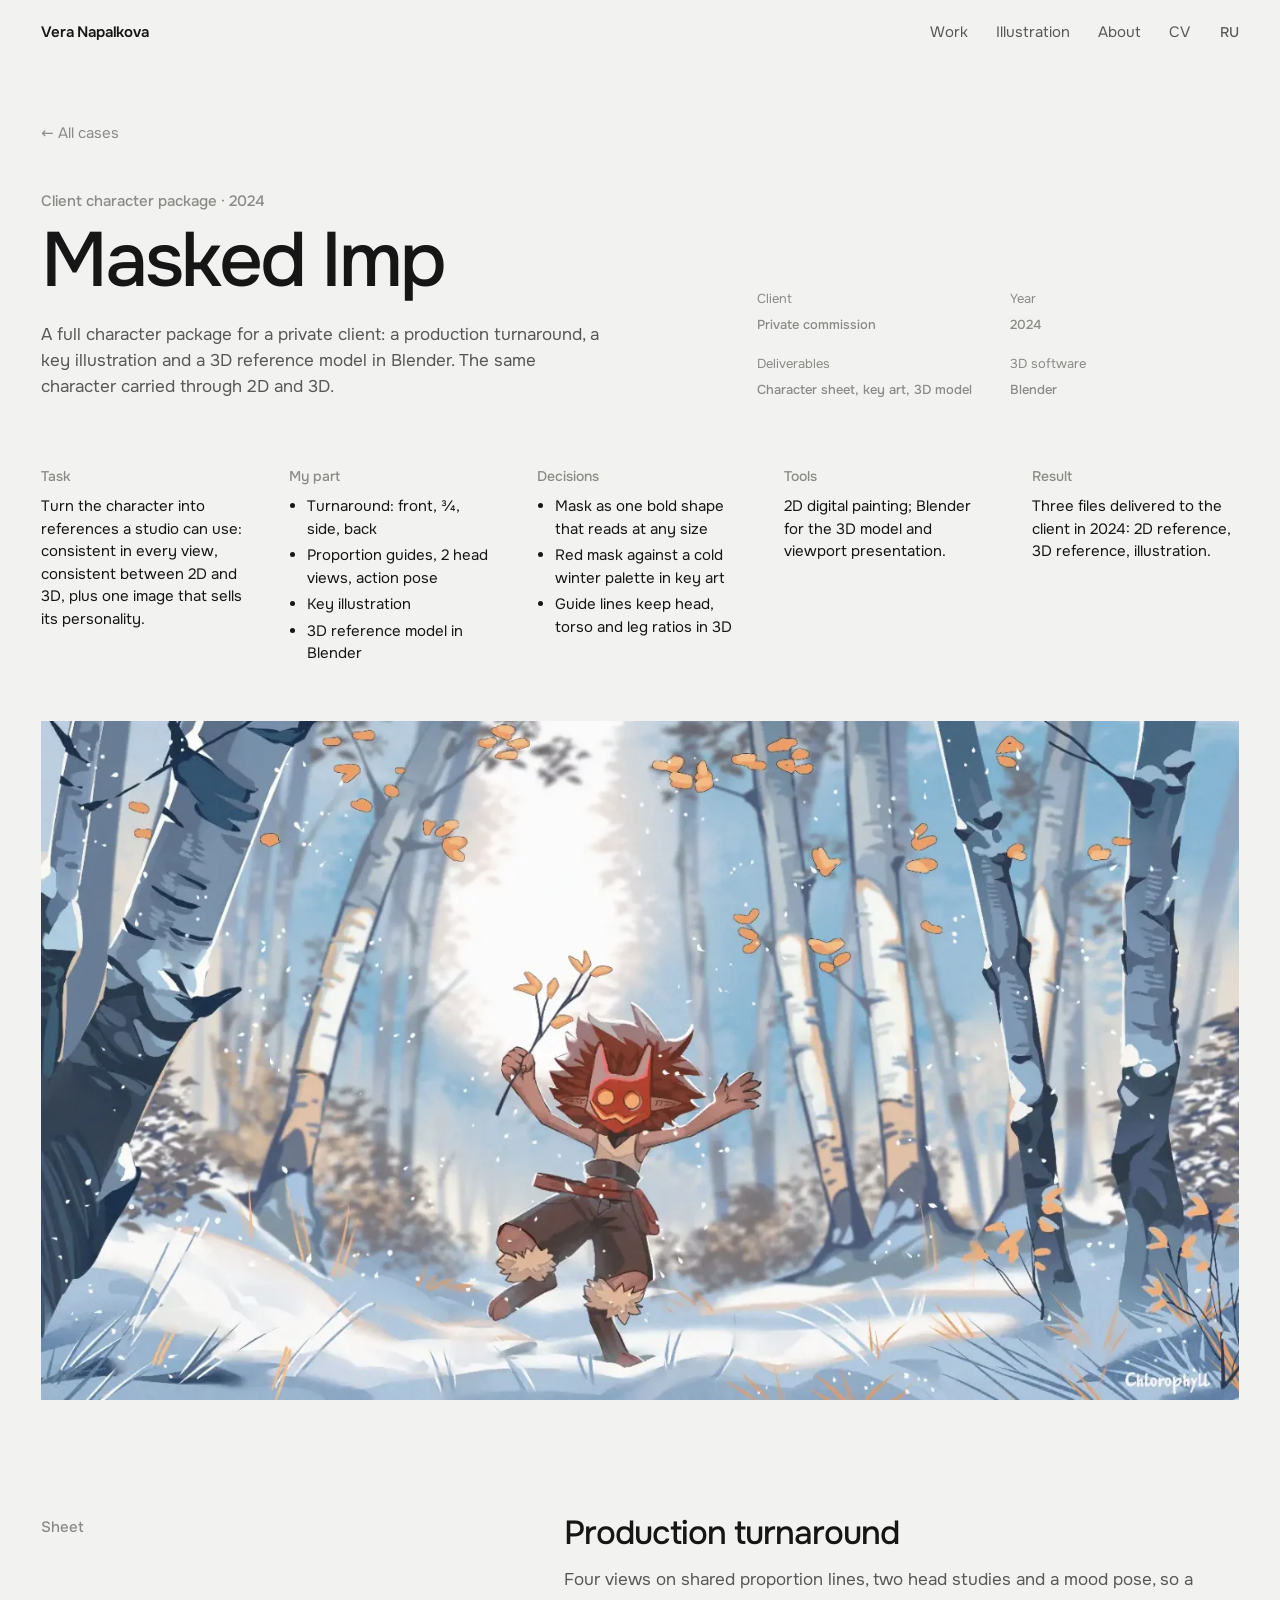
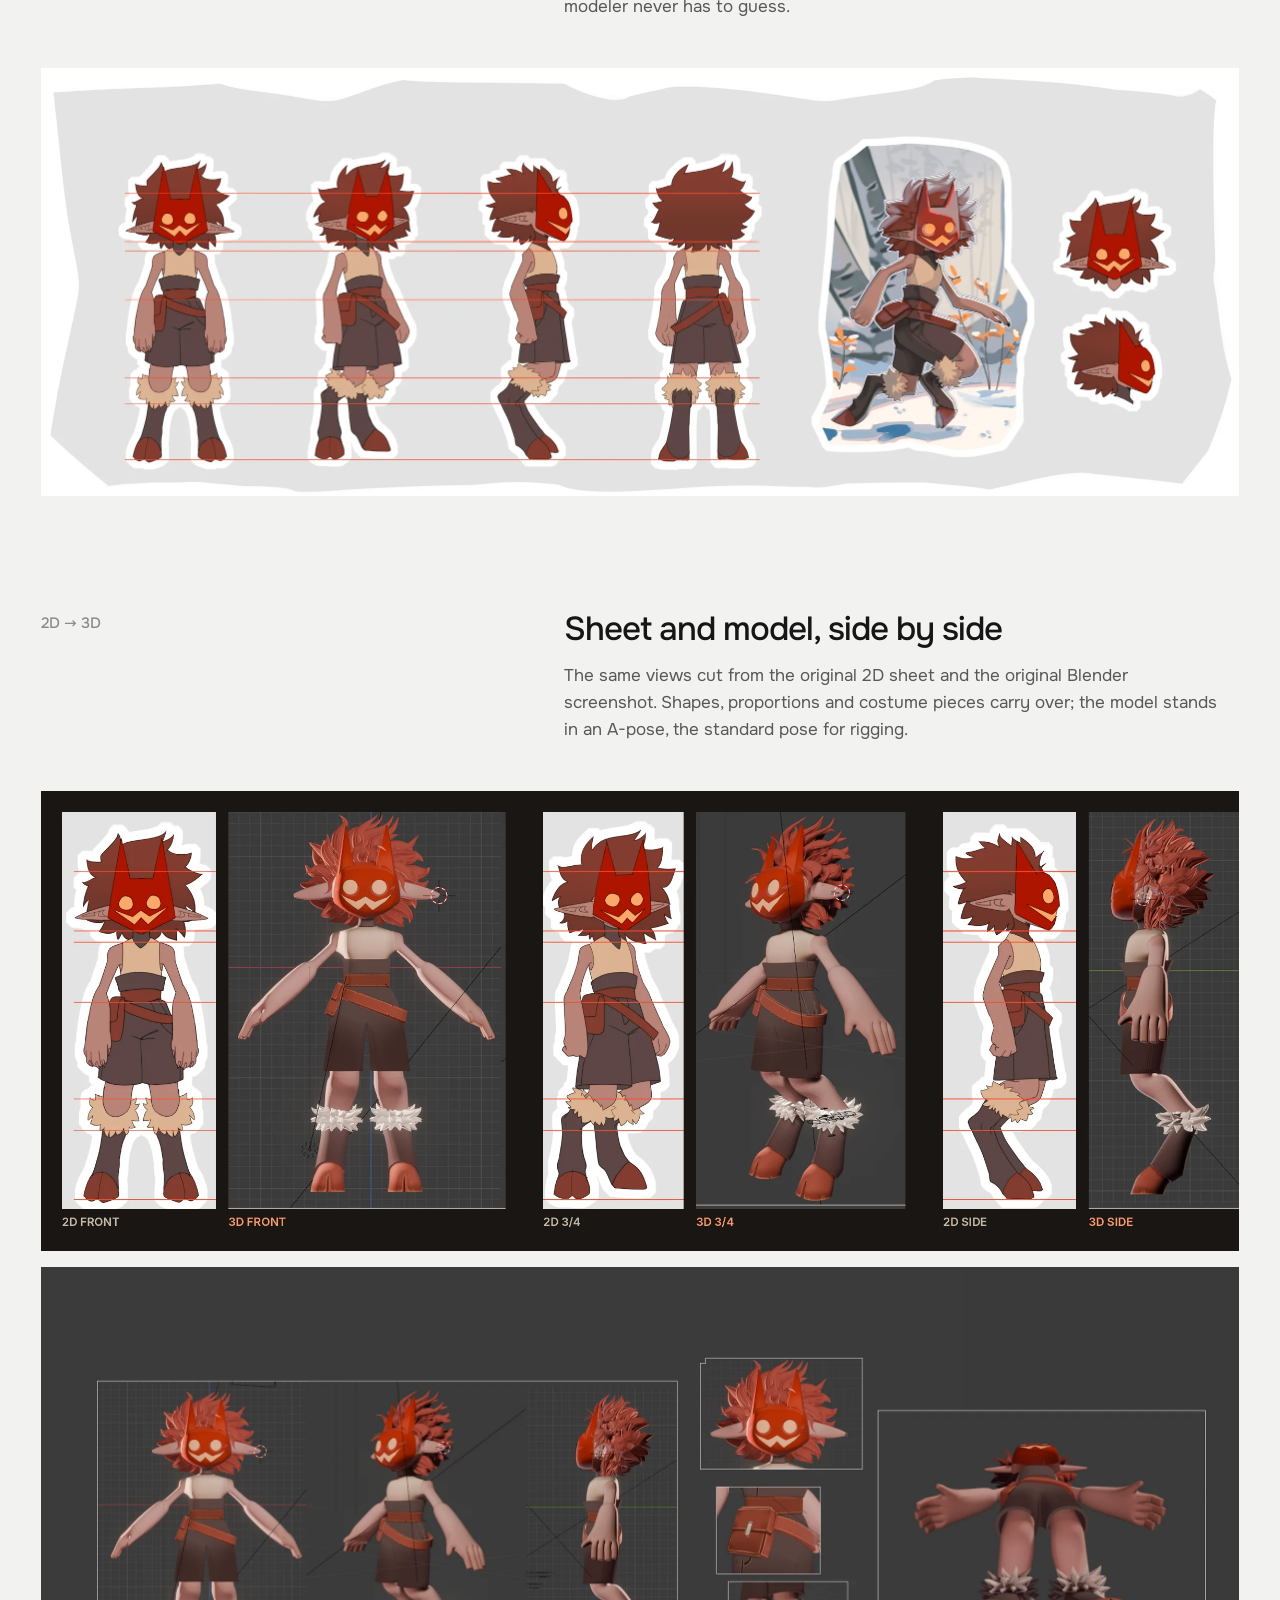
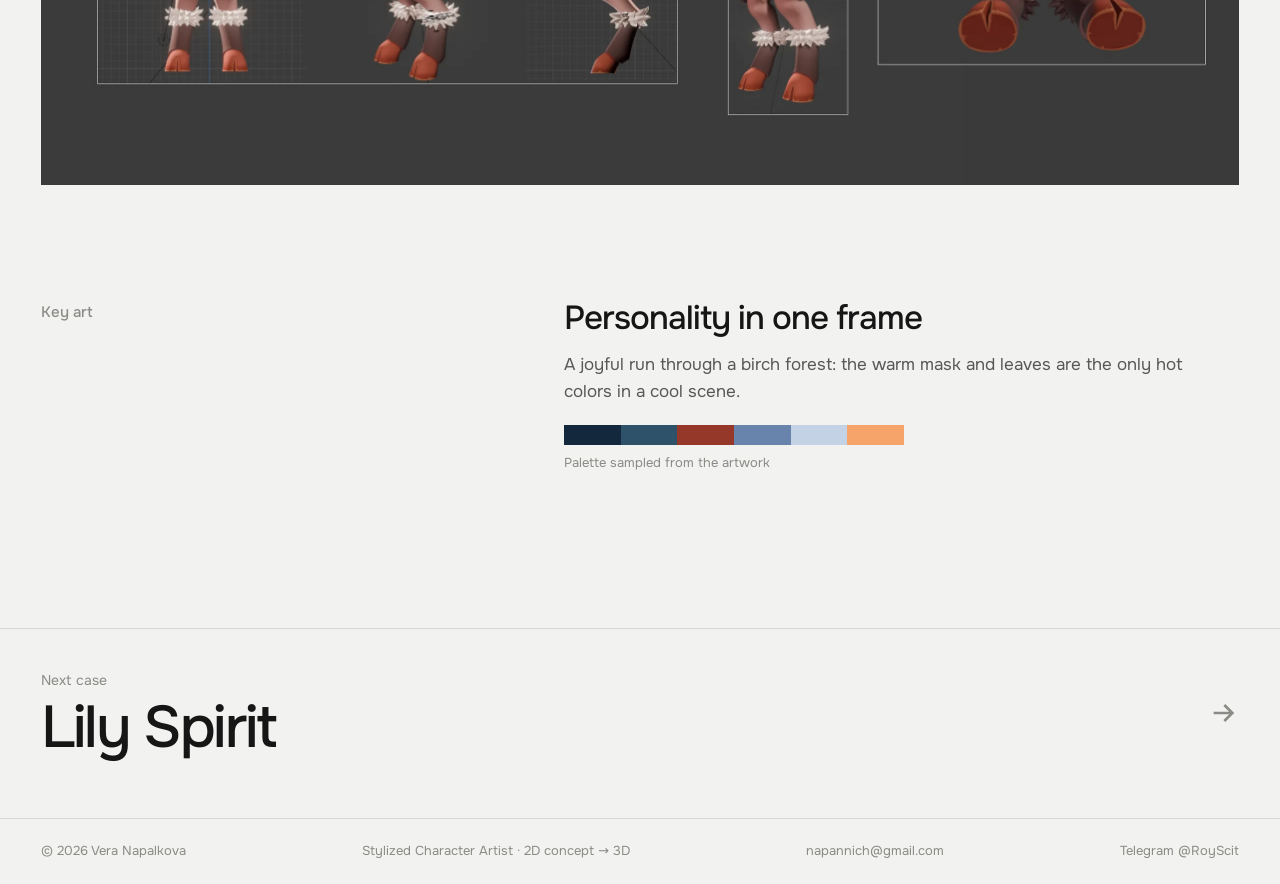
<file: project-imp.html>
<!doctype html>
<html lang="en" data-lang="en">
<head>
  <meta charset="utf-8">
  <meta name="viewport" content="width=device-width,initial-scale=1,viewport-fit=cover">
  <meta name="theme-color" content="#f2f2f0" media="(prefers-color-scheme: light)">
  <meta name="theme-color" content="#131313" media="(prefers-color-scheme: dark)">
  <title>Masked Imp | Vera Napalkova</title>
  <meta name="description" content="Masked Imp: case study by Vera Napalkova, stylized character artist.">
  <meta property="og:title" content="Masked Imp | Vera Napalkova">
  <meta property="og:description" content="Masked Imp: case study by Vera Napalkova, stylized character artist.">
  <link rel="canonical" href="https://napannich.github.io/vera-portfolio/project-imp.html">
<meta property="og:url" content="https://napannich.github.io/vera-portfolio/project-imp.html">
<meta property="og:type" content="website">
  <meta property="og:image" content="https://napannich.github.io/vera-portfolio/assets/images/og-cover.jpg">
  <meta name="twitter:card" content="summary_large_image">
  <link rel="icon" href="assets/images/favicon.svg" type="image/svg+xml">
  <script>try{var l=new URLSearchParams(location.search).get('lang')||localStorage.getItem('vera-lang');if(l==='ru'||l==='en'){document.documentElement.setAttribute('data-lang',l);document.documentElement.lang=l}}catch(e){}</script>
  <link rel="stylesheet" href="assets/css/onest.css">
  <link rel="stylesheet" href="assets/css/v3.css">
  
</head>
<body>
<a class="skip-link" href="#main">Skip to content</a>
<header class="site-nav">
  <div class="shell nav-inner">
    <a class="brand" href="index.html" aria-label="Vera Napalkova">Vera Napalkova</a>
    <div class="nav-right"><nav class="nav-links" aria-label="Sections"><a href="index.html#works"><span class="en">Work</span><span class="ru">Работы</span></a><a href="art.html"><span class="en">Illustration</span><span class="ru">Иллюстрации</span></a><a href="index.html#about"><span class="en">About</span><span class="ru">Обо мне</span></a><a href="cv.html"><span class="en">CV</span><span class="ru">CV</span></a></nav>
    <div class="nav-end">
      <button class="lang-btn" type="button" aria-label="Switch language">RU</button>
      <a class="nav-contact" href="index.html#contact"><span class="en">Hire me</span><span class="ru">Связаться</span></a>
      <button class="menu-btn" type="button" aria-label="Menu" aria-expanded="false"><span></span><span></span></button>
    </div></div>
  </div>
</header>
<div class="mobile-menu"><a href="index.html#works"><span class="en">Work</span><span class="ru">Работы</span></a><a href="art.html"><span class="en">Illustration</span><span class="ru">Иллюстрации</span></a><a href="index.html#about"><span class="en">About</span><span class="ru">Обо мне</span></a><a href="cv.html"><span class="en">CV</span><span class="ru">CV</span></a><a href="index.html#contact"><span class="en">Contact</span><span class="ru">Контакты</span></a></div>
<main id="main">
<section class="case-hero"><div class="shell">
  <a class="back" href="index.html#work">← <span class="en">All cases</span><span class="ru">Все кейсы</span></a>
  <div class="case-top">
    <div class="reveal"><span class="eyebrow">Client character package · 2024</span><h1 class="display case-title">Masked Imp</h1><p class="case-summary"><span class="en">A full character package for a private client: a production turnaround, a key illustration and a 3D reference model in Blender. The same character carried through 2D and 3D.</span><span class="ru">Полный пакет персонажа для частного заказчика: продакшн-разворот, ключевая иллюстрация и 3D-референс в Blender. Один и тот же персонаж, проведённый через 2D и 3D.</span></p></div>
    <div class="case-meta reveal"><div class="case-meta-row"><span><span class="en">Client</span><span class="ru">Заказчик</span></span><strong><span class="en">Private commission</span><span class="ru">Частный заказ, Россия</span></strong></div><div class="case-meta-row"><span><span class="en">Year</span><span class="ru">Год</span></span><strong><span class="en">2024</span><span class="ru">2024</span></strong></div><div class="case-meta-row"><span><span class="en">Deliverables</span><span class="ru">Сдано</span></span><strong><span class="en">Character sheet, key art, 3D model</span><span class="ru">Лист персонажа, иллюстрация, 3D-модель</span></strong></div><div class="case-meta-row"><span><span class="en">3D software</span><span class="ru">3D-софт</span></span><strong><span class="en">Blender</span><span class="ru">Blender</span></strong></div></div>
  </div>
  <div class="case-card reveal"><div><h4><span class="en">Task</span><span class="ru">Задача</span></h4><p><span class="en">Turn the character into references a studio can use: consistent in every view, consistent between 2D and 3D, plus one image that sells its personality.</span><span class="ru">Превратить персонажа в референсы для продакшна: одинаковый во всех ракурсах, одинаковый в 2D и 3D, плюс одна картинка, которая продаёт характер.</span></p></div><div><h4><span class="en">My part</span><span class="ru">Мой вклад</span></h4><ul><li><span class="en">Turnaround: front, ¾, side, back</span><span class="ru">Разворот: фронт, ¾, профиль, спина</span></li><li><span class="en">Proportion guides, 2 head views, action pose</span><span class="ru">Линии пропорций, 2 вида головы, поза в действии</span></li><li><span class="en">Key illustration</span><span class="ru">Ключевая иллюстрация</span></li><li><span class="en">3D reference model in Blender</span><span class="ru">3D-референс в Blender</span></li></ul></div><div><h4><span class="en">Decisions</span><span class="ru">Решения</span></h4><ul><li><span class="en">Mask as one bold shape that reads at any size</span><span class="ru">Маска как одна крупная форма, читается в любом размере</span></li><li><span class="en">Red mask against a cold winter palette in key art</span><span class="ru">Красная маска на холодной зимней палитре</span></li><li><span class="en">Guide lines keep head, torso and leg ratios in 3D</span><span class="ru">Линии сохраняют пропорции головы, торса и ног в 3D</span></li></ul></div><div><h4><span class="en">Tools</span><span class="ru">Инструменты</span></h4><p><span class="en">2D digital painting; Blender for the 3D model and viewport presentation.</span><span class="ru">2D цифровая живопись; Blender для 3D-модели и подачи во вьюпорте.</span></p></div><div><h4><span class="en">Result</span><span class="ru">Результат</span></h4><p><span class="en">Three files delivered to the client in 2024: 2D reference, 3D reference, illustration.</span><span class="ru">Клиенту сданы три файла в 2024: 2D-референс, 3D-референс, иллюстрация.</span></p></div></div>
  <div class="case-cover reveal"><img data-zoom src="assets/images/imp-key-art.webp" alt="Masked imp in a winter forest" style="object-position:50% 40%"></div>
</div></section>
<section class="case-block"><div class="shell">
  <div class="case-block-grid reveal"><div><span class="eyebrow">Sheet</span></div>
  <div class="case-copy"><h2><span class="en">Production turnaround</span><span class="ru">Продакшн-разворот</span></h2><p><span class="en">Four views on shared proportion lines, two head studies and a mood pose, so a modeler never has to guess.</span><span class="ru">Четыре ракурса на общих линиях пропорций, две головы и поза-настроение, чтобы моделлеру не пришлось угадывать.</span></p></div></div>
  <div class="gallery"><figure class="g-12 reveal"><img data-zoom src="assets/images/imp-sheet.webp" alt="Masked imp character sheet" loading="lazy"></figure></div>
</div></section><section class="case-block"><div class="shell">
  <div class="case-block-grid reveal"><div><span class="eyebrow">2D → 3D</span></div>
  <div class="case-copy"><h2><span class="en">Sheet and model, side by side</span><span class="ru">Лист и модель рядом</span></h2><p><span class="en">The same views cut from the original 2D sheet and the original Blender screenshot. Shapes, proportions and costume pieces carry over; the model stands in an A-pose, the standard pose for rigging.</span><span class="ru">Одни и те же ракурсы из оригинального 2D-листа и оригинального скриншота Blender. Формы, пропорции и детали костюма перенесены; модель стоит в A-позе, стандартной для рига.</span></p></div></div>
  <div class="gallery"><figure class="g-12 reveal"><img data-zoom src="assets/images/imp-2d-vs-3d.webp" alt="2D sheet vs 3D model comparison" loading="lazy"></figure><figure class="g-12 reveal"><img data-zoom src="assets/images/imp-blender.webp" alt="Blender viewport presentation of the 3D model" loading="lazy"></figure></div>
</div></section><section class="case-block"><div class="shell">
  <div class="case-block-grid reveal"><div><span class="eyebrow">Key art</span></div>
  <div class="case-copy"><h2><span class="en">Personality in one frame</span><span class="ru">Характер в одном кадре</span></h2><p><span class="en">A joyful run through a birch forest: the warm mask and leaves are the only hot colors in a cool scene.</span><span class="ru">Радостный бег по берёзовому лесу: тёплая маска и листья единственные горячие пятна в холодной сцене.</span></p><div class="palette" aria-label="palette"><span style="background:#13273d" title="#13273d"></span><span style="background:#2e526a" title="#2e526a"></span><span style="background:#953829" title="#953829"></span><span style="background:#6884ac" title="#6884ac"></span><span style="background:#c3d2e4" title="#c3d2e4"></span><span style="background:#f6a46a" title="#f6a46a"></span></div><div class="palette-label"><span class="en">Palette sampled from the artwork</span><span class="ru">Палитра, снятая с работы</span></div></div></div>
  
</div></section>

<!-- TECH BREAKDOWN SLOT: wireframe, UV + checker, texture maps, tris / texture sets, engine shot. Uncomment when real exports exist.
<section class="case-block"><div class="shell"><div class="case-block-grid reveal"><div><span class="eyebrow">Breakdown</span></div>
<div class="case-copy"><h2>Tech breakdown</h2><p>Tris: ____ · Texture sets: __ × 2048 · Engine: ______</p></div></div>
<div class="gallery"><figure class="g-6 reveal"><img data-zoom src="assets/images/XXX-wire.webp" alt="Wireframe"></figure><figure class="g-6 reveal"><img data-zoom src="assets/images/XXX-uv.webp" alt="UV"></figure></div></div></section> -->

<section class="shell next-case"><a href="project-lily.html"><div><small><span class="en">Next case</span><span class="ru">Следующий кейс</span></small><strong>Lily Spirit</strong></div><span class="card-arrow"><svg viewBox="0 0 24 24" fill="none" stroke="currentColor" stroke-width="2"><path d="M5 12h14M13 6l6 6-6 6"/></svg></span></a></section>
</main>
<footer class="footer"><div class="shell footer-inner">
  <span>© <span data-year>2026</span> Vera Napalkova</span>
  <span><span class="en">Stylized Character Artist · 2D concept → 3D</span><span class="ru">Стилизованные персонажи · 2D-концепт → 3D</span></span>
  <a href="mailto:napannich@gmail.com">napannich@gmail.com</a>
  <a href="https://t.me/RoyScit" target="_blank" rel="noopener">Telegram @RoyScit</a>
</div></footer>
<script src="assets/js/v3.js" defer></script>
</body>
</html>
</file>
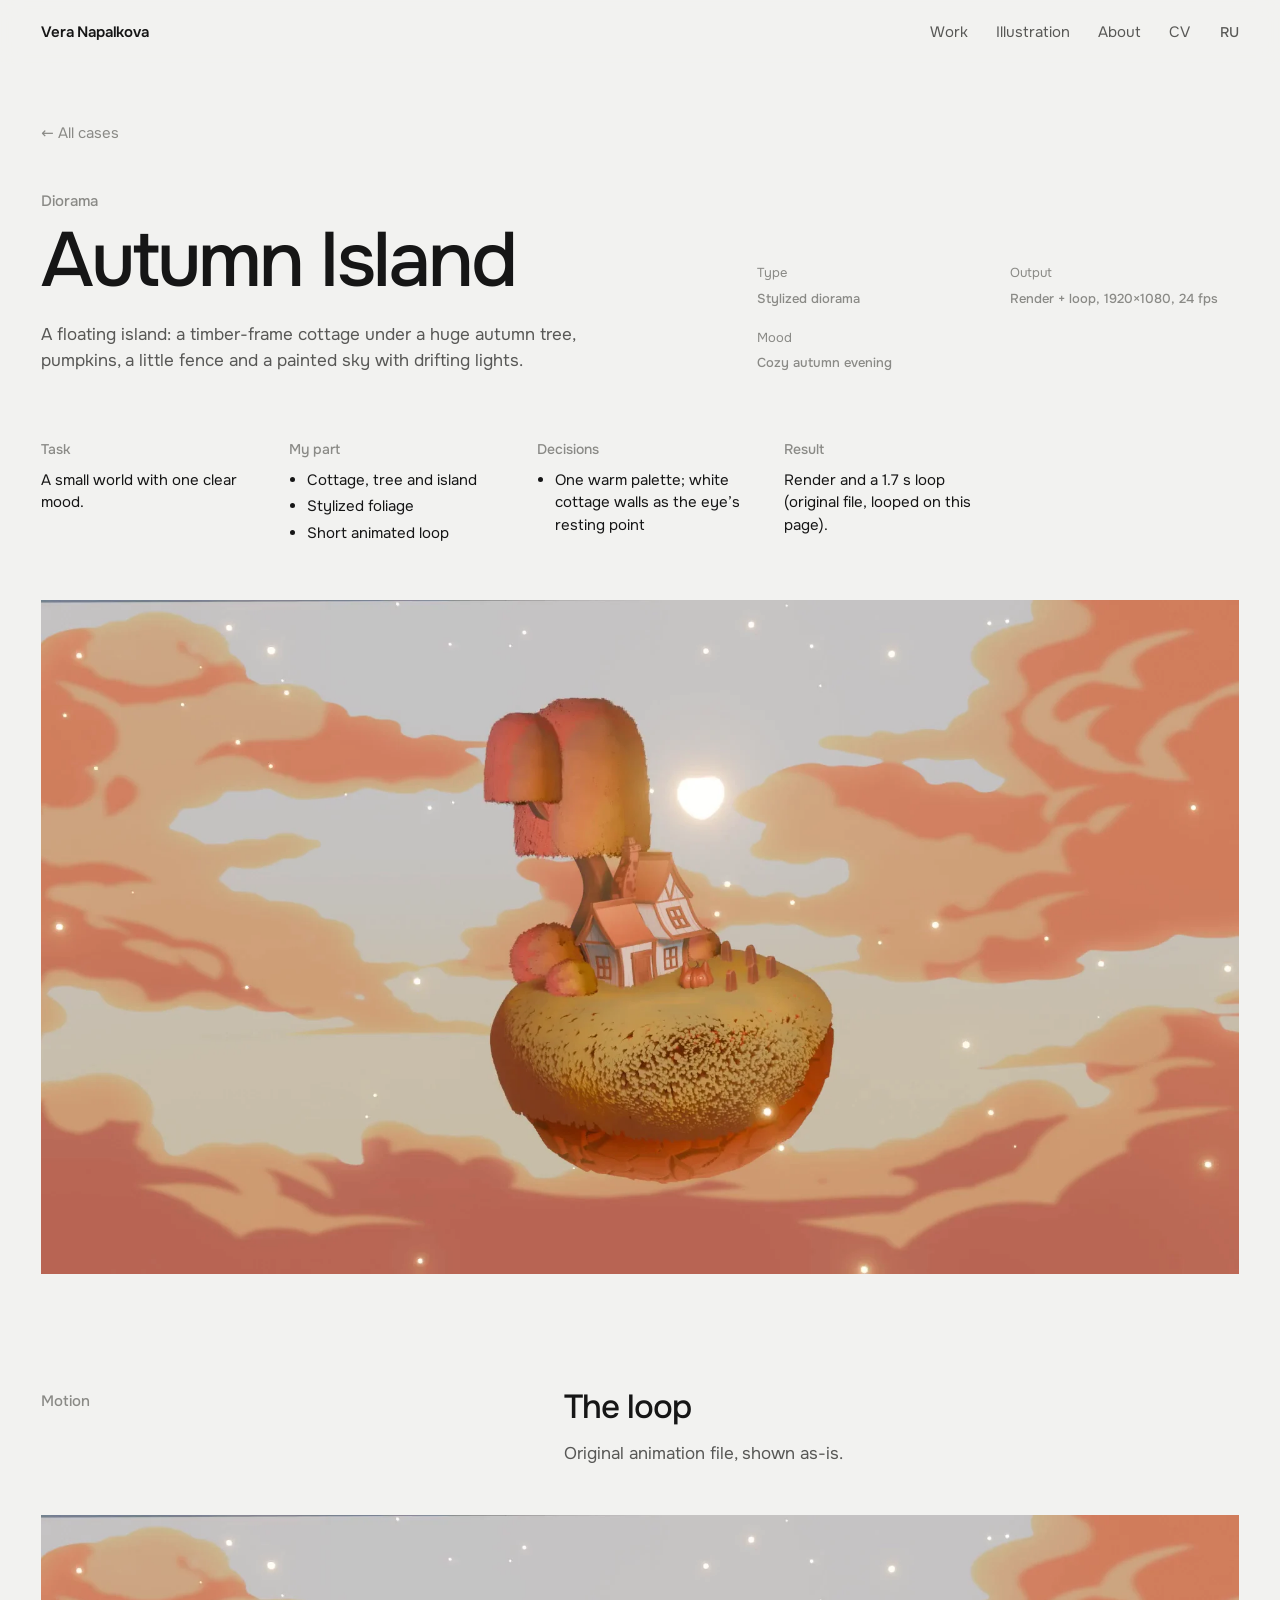
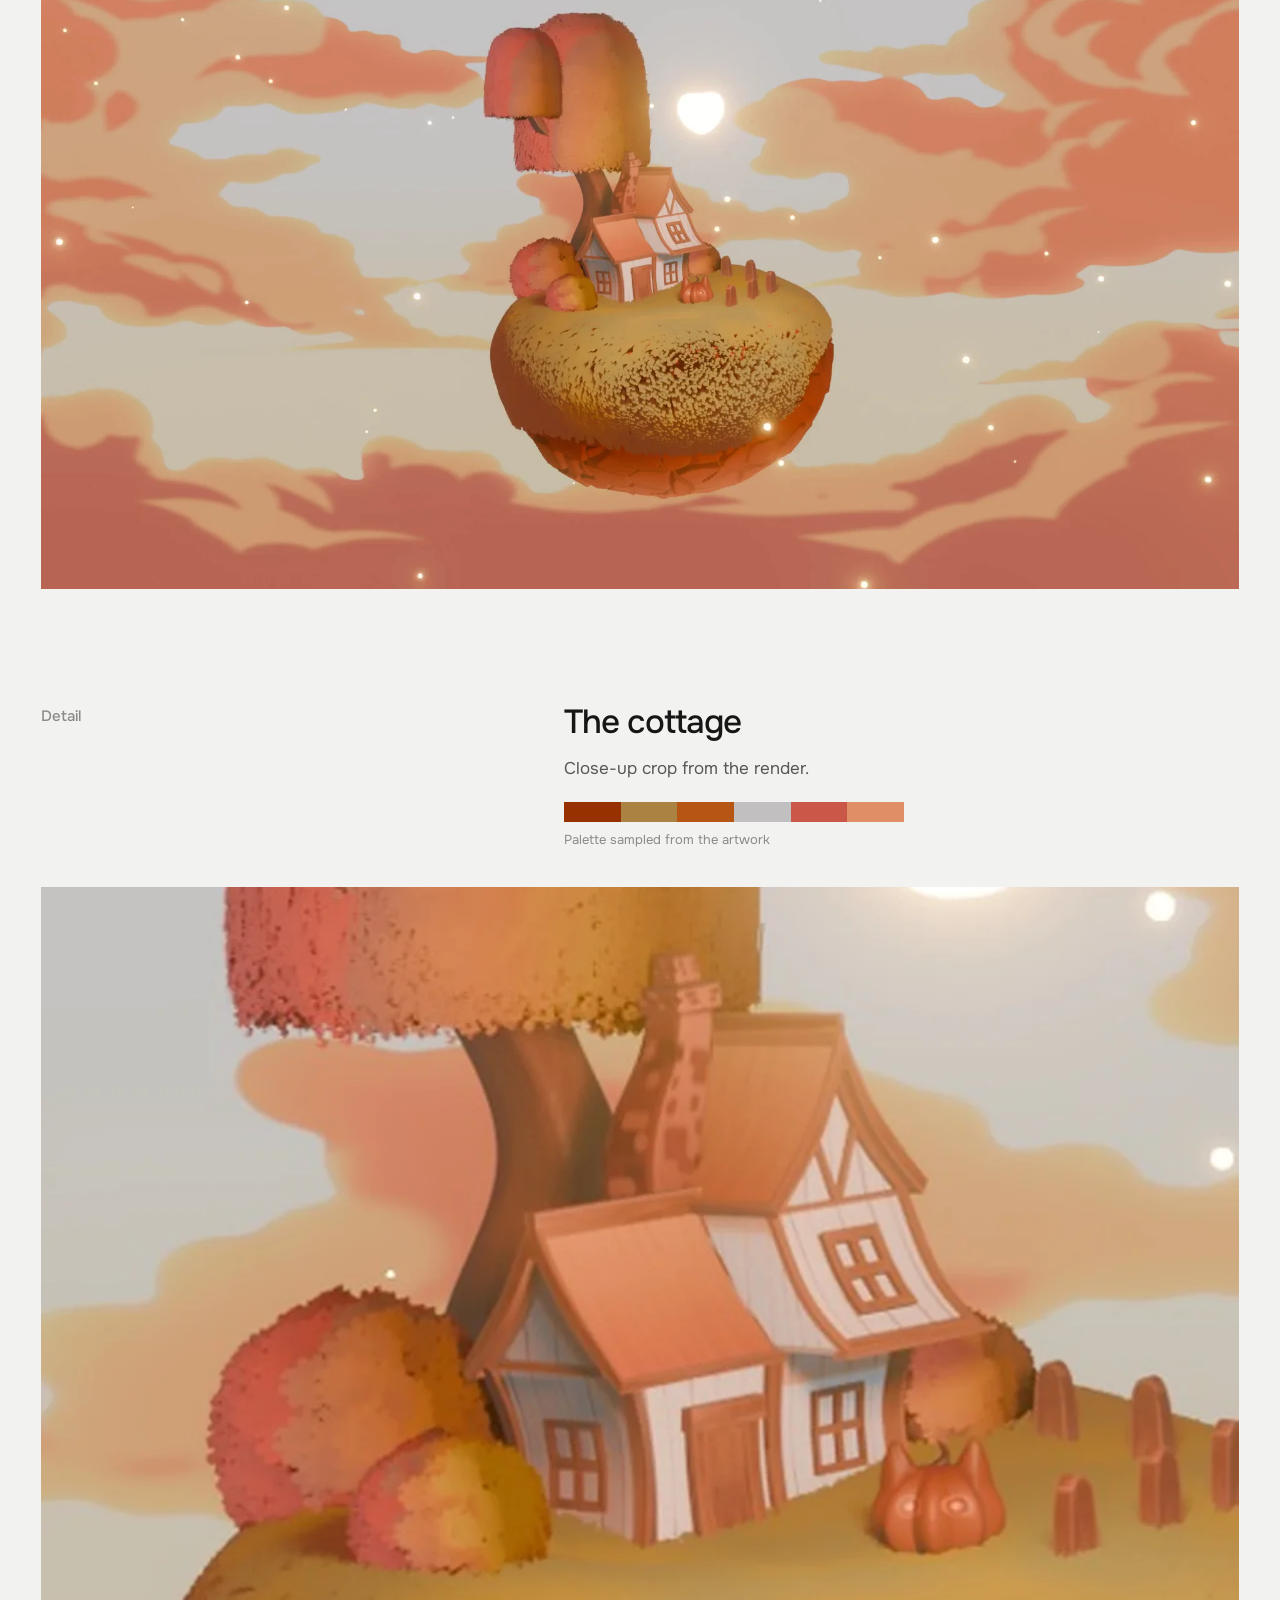
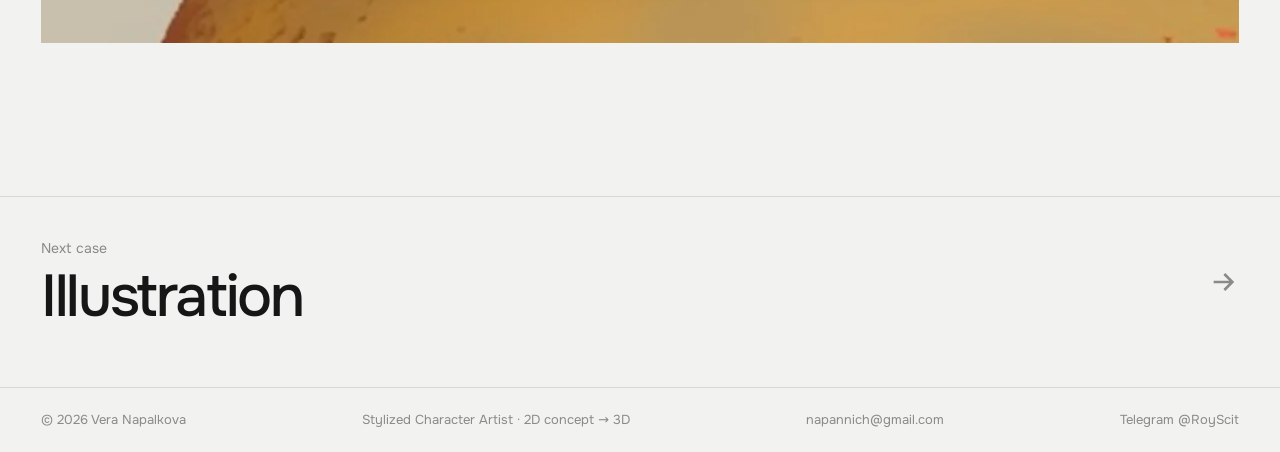
<file: project-island.html>
<!doctype html>
<html lang="en" data-lang="en">
<head>
  <meta charset="utf-8">
  <meta name="viewport" content="width=device-width,initial-scale=1,viewport-fit=cover">
  <meta name="theme-color" content="#f2f2f0" media="(prefers-color-scheme: light)">
  <meta name="theme-color" content="#131313" media="(prefers-color-scheme: dark)">
  <title>Autumn Island | Vera Napalkova</title>
  <meta name="description" content="Autumn Island: case study by Vera Napalkova, stylized character artist.">
  <meta property="og:title" content="Autumn Island | Vera Napalkova">
  <meta property="og:description" content="Autumn Island: case study by Vera Napalkova, stylized character artist.">
  <link rel="canonical" href="https://napannich.github.io/vera-portfolio/project-island.html">
<meta property="og:url" content="https://napannich.github.io/vera-portfolio/project-island.html">
<meta property="og:type" content="website">
  <meta property="og:image" content="https://napannich.github.io/vera-portfolio/assets/images/og-cover.jpg">
  <meta name="twitter:card" content="summary_large_image">
  <link rel="icon" href="assets/images/favicon.svg" type="image/svg+xml">
  <script>try{var l=new URLSearchParams(location.search).get('lang')||localStorage.getItem('vera-lang');if(l==='ru'||l==='en'){document.documentElement.setAttribute('data-lang',l);document.documentElement.lang=l}}catch(e){}</script>
  <link rel="stylesheet" href="assets/css/onest.css">
  <link rel="stylesheet" href="assets/css/v3.css">
  
</head>
<body>
<a class="skip-link" href="#main">Skip to content</a>
<header class="site-nav">
  <div class="shell nav-inner">
    <a class="brand" href="index.html" aria-label="Vera Napalkova">Vera Napalkova</a>
    <div class="nav-right"><nav class="nav-links" aria-label="Sections"><a href="index.html#works"><span class="en">Work</span><span class="ru">Работы</span></a><a href="art.html"><span class="en">Illustration</span><span class="ru">Иллюстрации</span></a><a href="index.html#about"><span class="en">About</span><span class="ru">Обо мне</span></a><a href="cv.html"><span class="en">CV</span><span class="ru">CV</span></a></nav>
    <div class="nav-end">
      <button class="lang-btn" type="button" aria-label="Switch language">RU</button>
      <a class="nav-contact" href="index.html#contact"><span class="en">Hire me</span><span class="ru">Связаться</span></a>
      <button class="menu-btn" type="button" aria-label="Menu" aria-expanded="false"><span></span><span></span></button>
    </div></div>
  </div>
</header>
<div class="mobile-menu"><a href="index.html#works"><span class="en">Work</span><span class="ru">Работы</span></a><a href="art.html"><span class="en">Illustration</span><span class="ru">Иллюстрации</span></a><a href="index.html#about"><span class="en">About</span><span class="ru">Обо мне</span></a><a href="cv.html"><span class="en">CV</span><span class="ru">CV</span></a><a href="index.html#contact"><span class="en">Contact</span><span class="ru">Контакты</span></a></div>
<main id="main">
<section class="case-hero"><div class="shell">
  <a class="back" href="index.html#work">← <span class="en">All cases</span><span class="ru">Все кейсы</span></a>
  <div class="case-top">
    <div class="reveal"><span class="eyebrow">Diorama</span><h1 class="display case-title">Autumn Island</h1><p class="case-summary"><span class="en">A floating island: a timber-frame cottage under a huge autumn tree, pumpkins, a little fence and a painted sky with drifting lights.</span><span class="ru">Парящий остров: фахверковый домик под огромным осенним деревом, тыквы, заборчик и нарисованное небо с огоньками.</span></p></div>
    <div class="case-meta reveal"><div class="case-meta-row"><span><span class="en">Type</span><span class="ru">Тип</span></span><strong><span class="en">Stylized diorama</span><span class="ru">Стилизованная диорама</span></strong></div><div class="case-meta-row"><span><span class="en">Output</span><span class="ru">Формат</span></span><strong><span class="en">Render + loop, 1920×1080, 24 fps</span><span class="ru">Рендер + петля, 1920×1080, 24 fps</span></strong></div><div class="case-meta-row"><span><span class="en">Mood</span><span class="ru">Настроение</span></span><strong><span class="en">Cozy autumn evening</span><span class="ru">Уютный осенний вечер</span></strong></div></div>
  </div>
  <div class="case-card reveal"><div><h4><span class="en">Task</span><span class="ru">Задача</span></h4><p><span class="en">A small world with one clear mood.</span><span class="ru">Маленький мир с одним ясным настроением.</span></p></div><div><h4><span class="en">My part</span><span class="ru">Мой вклад</span></h4><ul><li><span class="en">Cottage, tree and island</span><span class="ru">Домик, дерево и остров</span></li><li><span class="en">Stylized foliage</span><span class="ru">Стилизованная растительность</span></li><li><span class="en">Short animated loop</span><span class="ru">Короткая анимированная петля</span></li></ul></div><div><h4><span class="en">Decisions</span><span class="ru">Решения</span></h4><ul><li><span class="en">One warm palette; white cottage walls as the eye’s resting point</span><span class="ru">Одна тёплая палитра; белые стены домика как точка отдыха для глаза</span></li></ul></div><div><h4><span class="en">Result</span><span class="ru">Результат</span></h4><p><span class="en">Render and a 1.7 s loop (original file, looped on this page).</span><span class="ru">Рендер и петля 1,7 с (оригинальный файл, здесь зациклен).</span></p></div></div>
  <div class="case-cover reveal"><img data-zoom src="assets/images/island-hero.webp" alt="Floating autumn island"></div>
</div></section>
<section class="case-block"><div class="shell">
  <div class="case-block-grid reveal"><div><span class="eyebrow">Motion</span></div>
  <div class="case-copy"><h2><span class="en">The loop</span><span class="ru">Петля</span></h2><p><span class="en">Original animation file, shown as-is.</span><span class="ru">Оригинальный файл анимации, без изменений.</span></p></div></div>
  <div class="gallery"><figure class="g-12 reveal"><video src="assets/images/island-loop.mp4" autoplay muted loop playsinline poster="assets/images/island-hero.webp"></video></figure></div>
</div></section><section class="case-block"><div class="shell">
  <div class="case-block-grid reveal"><div><span class="eyebrow">Detail</span></div>
  <div class="case-copy"><h2><span class="en">The cottage</span><span class="ru">Домик</span></h2><p><span class="en">Close-up crop from the render.</span><span class="ru">Крупный план из рендера.</span></p><div class="palette" aria-label="palette"><span style="background:#973200" title="#973200"></span><span style="background:#ab8241" title="#ab8241"></span><span style="background:#b75614" title="#b75614"></span><span style="background:#c1bfc0" title="#c1bfc0"></span><span style="background:#c95849" title="#c95849"></span><span style="background:#e08e65" title="#e08e65"></span></div><div class="palette-label"><span class="en">Palette sampled from the artwork</span><span class="ru">Палитра, снятая с работы</span></div></div></div>
  <div class="gallery"><figure class="g-12 reveal"><img data-zoom src="assets/images/island-house.webp" alt="Cottage close-up" loading="lazy"></figure></div>
</div></section>

<!-- TECH BREAKDOWN SLOT: wireframe, UV + checker, texture maps, tris / texture sets, engine shot. Uncomment when real exports exist.
<section class="case-block"><div class="shell"><div class="case-block-grid reveal"><div><span class="eyebrow">Breakdown</span></div>
<div class="case-copy"><h2>Tech breakdown</h2><p>Tris: ____ · Texture sets: __ × 2048 · Engine: ______</p></div></div>
<div class="gallery"><figure class="g-6 reveal"><img data-zoom src="assets/images/XXX-wire.webp" alt="Wireframe"></figure><figure class="g-6 reveal"><img data-zoom src="assets/images/XXX-uv.webp" alt="UV"></figure></div></div></section> -->

<section class="shell next-case"><a href="art.html"><div><small><span class="en">Next case</span><span class="ru">Следующий кейс</span></small><strong>Illustration</strong></div><span class="card-arrow"><svg viewBox="0 0 24 24" fill="none" stroke="currentColor" stroke-width="2"><path d="M5 12h14M13 6l6 6-6 6"/></svg></span></a></section>
</main>
<footer class="footer"><div class="shell footer-inner">
  <span>© <span data-year>2026</span> Vera Napalkova</span>
  <span><span class="en">Stylized Character Artist · 2D concept → 3D</span><span class="ru">Стилизованные персонажи · 2D-концепт → 3D</span></span>
  <a href="mailto:napannich@gmail.com">napannich@gmail.com</a>
  <a href="https://t.me/RoyScit" target="_blank" rel="noopener">Telegram @RoyScit</a>
</div></footer>
<script src="assets/js/v3.js" defer></script>
</body>
</html>
</file>
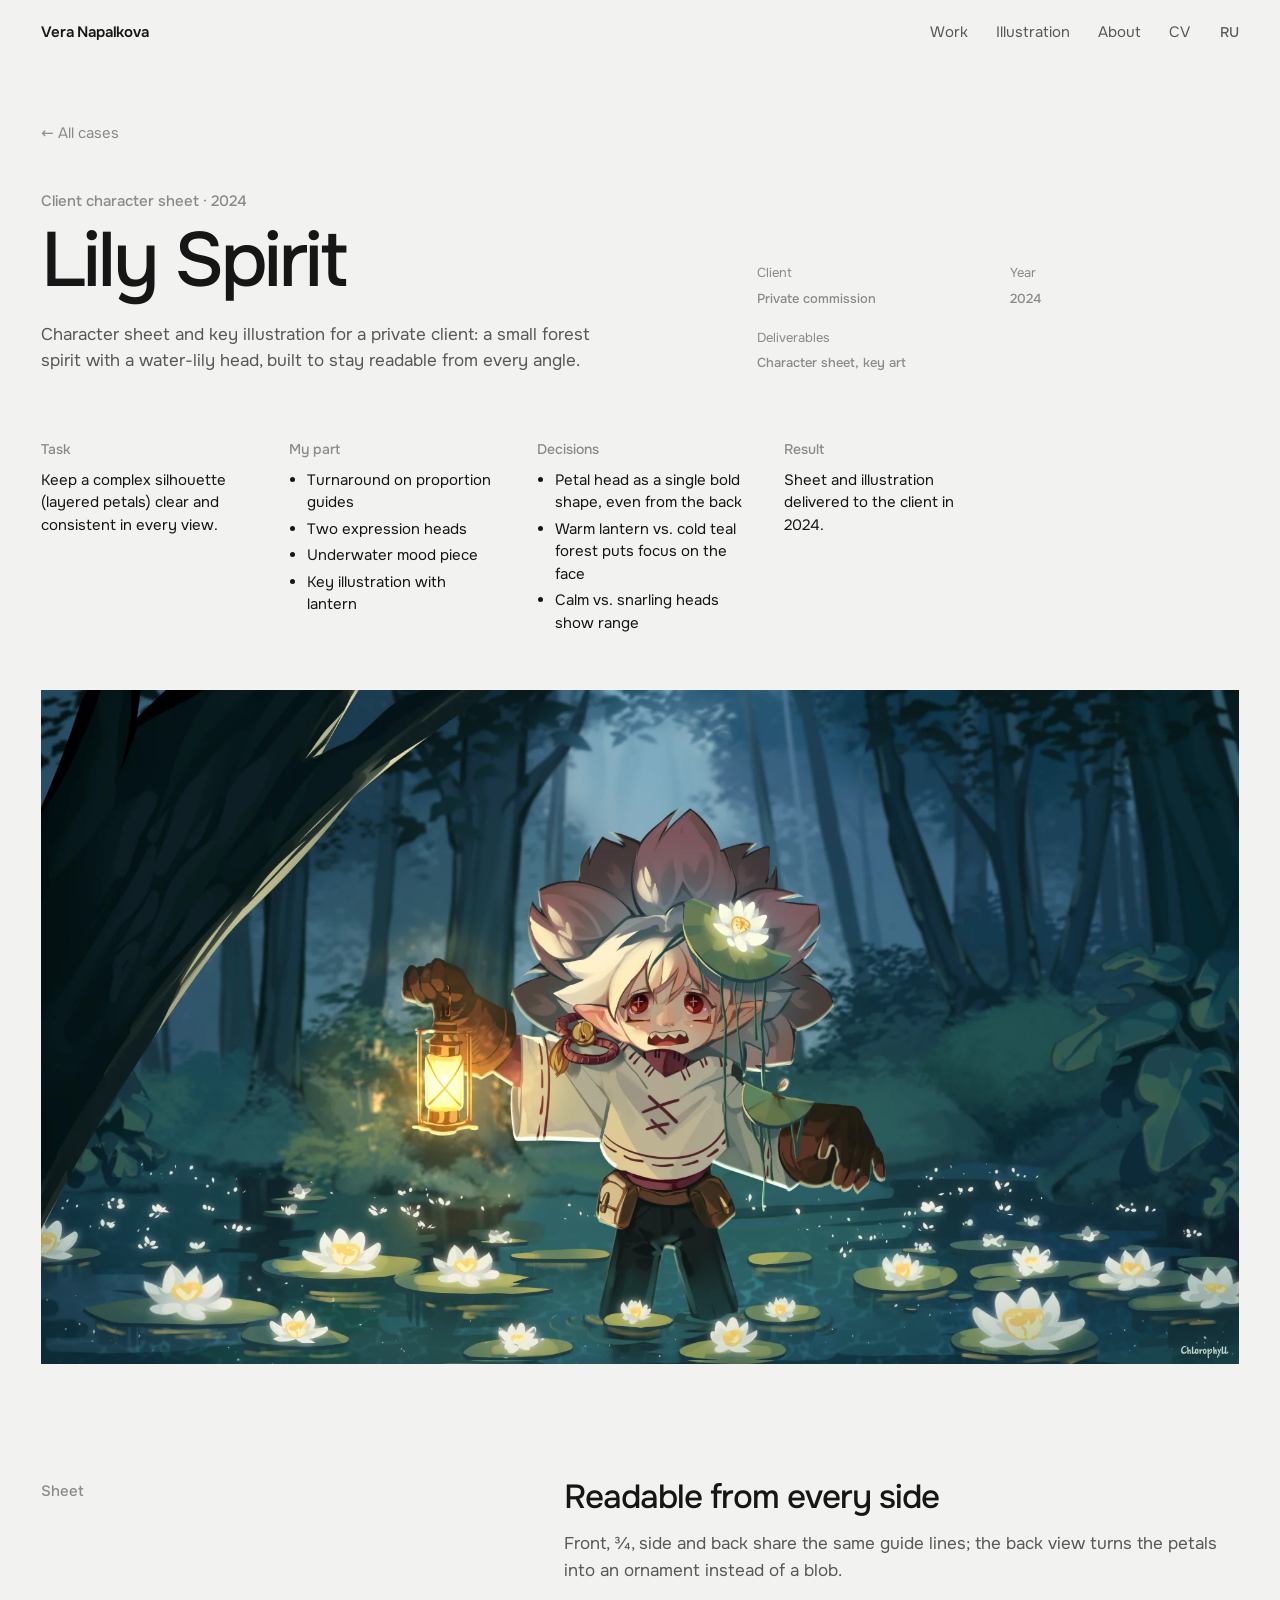
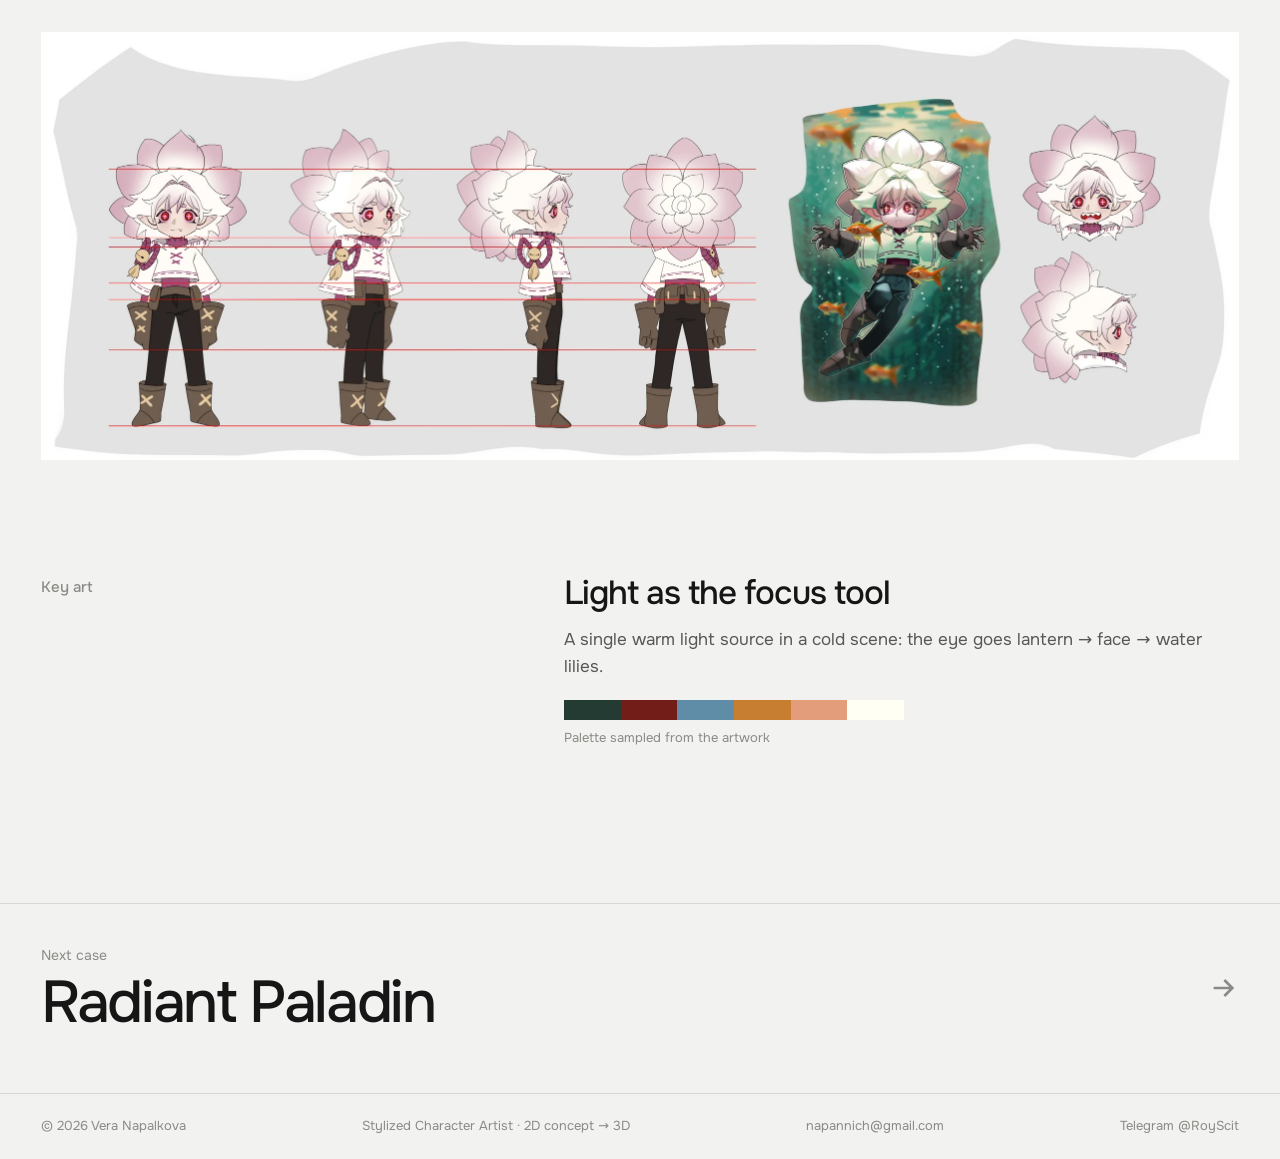
<file: project-lily.html>
<!doctype html>
<html lang="en" data-lang="en">
<head>
  <meta charset="utf-8">
  <meta name="viewport" content="width=device-width,initial-scale=1,viewport-fit=cover">
  <meta name="theme-color" content="#f2f2f0" media="(prefers-color-scheme: light)">
  <meta name="theme-color" content="#131313" media="(prefers-color-scheme: dark)">
  <title>Lily Spirit | Vera Napalkova</title>
  <meta name="description" content="Lily Spirit: case study by Vera Napalkova, stylized character artist.">
  <meta property="og:title" content="Lily Spirit | Vera Napalkova">
  <meta property="og:description" content="Lily Spirit: case study by Vera Napalkova, stylized character artist.">
  <link rel="canonical" href="https://napannich.github.io/vera-portfolio/project-lily.html">
<meta property="og:url" content="https://napannich.github.io/vera-portfolio/project-lily.html">
<meta property="og:type" content="website">
  <meta property="og:image" content="https://napannich.github.io/vera-portfolio/assets/images/og-cover.jpg">
  <meta name="twitter:card" content="summary_large_image">
  <link rel="icon" href="assets/images/favicon.svg" type="image/svg+xml">
  <script>try{var l=new URLSearchParams(location.search).get('lang')||localStorage.getItem('vera-lang');if(l==='ru'||l==='en'){document.documentElement.setAttribute('data-lang',l);document.documentElement.lang=l}}catch(e){}</script>
  <link rel="stylesheet" href="assets/css/onest.css">
  <link rel="stylesheet" href="assets/css/v3.css">
  
</head>
<body>
<a class="skip-link" href="#main">Skip to content</a>
<header class="site-nav">
  <div class="shell nav-inner">
    <a class="brand" href="index.html" aria-label="Vera Napalkova">Vera Napalkova</a>
    <div class="nav-right"><nav class="nav-links" aria-label="Sections"><a href="index.html#works"><span class="en">Work</span><span class="ru">Работы</span></a><a href="art.html"><span class="en">Illustration</span><span class="ru">Иллюстрации</span></a><a href="index.html#about"><span class="en">About</span><span class="ru">Обо мне</span></a><a href="cv.html"><span class="en">CV</span><span class="ru">CV</span></a></nav>
    <div class="nav-end">
      <button class="lang-btn" type="button" aria-label="Switch language">RU</button>
      <a class="nav-contact" href="index.html#contact"><span class="en">Hire me</span><span class="ru">Связаться</span></a>
      <button class="menu-btn" type="button" aria-label="Menu" aria-expanded="false"><span></span><span></span></button>
    </div></div>
  </div>
</header>
<div class="mobile-menu"><a href="index.html#works"><span class="en">Work</span><span class="ru">Работы</span></a><a href="art.html"><span class="en">Illustration</span><span class="ru">Иллюстрации</span></a><a href="index.html#about"><span class="en">About</span><span class="ru">Обо мне</span></a><a href="cv.html"><span class="en">CV</span><span class="ru">CV</span></a><a href="index.html#contact"><span class="en">Contact</span><span class="ru">Контакты</span></a></div>
<main id="main">
<section class="case-hero"><div class="shell">
  <a class="back" href="index.html#work">← <span class="en">All cases</span><span class="ru">Все кейсы</span></a>
  <div class="case-top">
    <div class="reveal"><span class="eyebrow">Client character sheet · 2024</span><h1 class="display case-title">Lily Spirit</h1><p class="case-summary"><span class="en">Character sheet and key illustration for a private client: a small forest spirit with a water-lily head, built to stay readable from every angle.</span><span class="ru">Лист персонажа и ключевая иллюстрация для частного заказчика: маленький лесной дух с головой-кувшинкой, который читается с любого ракурса.</span></p></div>
    <div class="case-meta reveal"><div class="case-meta-row"><span><span class="en">Client</span><span class="ru">Заказчик</span></span><strong><span class="en">Private commission</span><span class="ru">Частный заказ, Россия</span></strong></div><div class="case-meta-row"><span><span class="en">Year</span><span class="ru">Год</span></span><strong><span class="en">2024</span><span class="ru">2024</span></strong></div><div class="case-meta-row"><span><span class="en">Deliverables</span><span class="ru">Сдано</span></span><strong><span class="en">Character sheet, key art</span><span class="ru">Лист персонажа, иллюстрация</span></strong></div></div>
  </div>
  <div class="case-card reveal"><div><h4><span class="en">Task</span><span class="ru">Задача</span></h4><p><span class="en">Keep a complex silhouette (layered petals) clear and consistent in every view.</span><span class="ru">Сохранить сложный силуэт (слои лепестков) ясным и одинаковым во всех ракурсах.</span></p></div><div><h4><span class="en">My part</span><span class="ru">Мой вклад</span></h4><ul><li><span class="en">Turnaround on proportion guides</span><span class="ru">Разворот по линиям пропорций</span></li><li><span class="en">Two expression heads</span><span class="ru">Две эмоции</span></li><li><span class="en">Underwater mood piece</span><span class="ru">Подводная сцена-настроение</span></li><li><span class="en">Key illustration with lantern</span><span class="ru">Иллюстрация с фонарём</span></li></ul></div><div><h4><span class="en">Decisions</span><span class="ru">Решения</span></h4><ul><li><span class="en">Petal head as a single bold shape, even from the back</span><span class="ru">Голова-лепестки как одна крупная форма, даже со спины</span></li><li><span class="en">Warm lantern vs. cold teal forest puts focus on the face</span><span class="ru">Тёплый фонарь против холодного леса держит фокус на лице</span></li><li><span class="en">Calm vs. snarling heads show range</span><span class="ru">Спокойная и оскаленная эмоции показывают диапазон</span></li></ul></div><div><h4><span class="en">Result</span><span class="ru">Результат</span></h4><p><span class="en">Sheet and illustration delivered to the client in 2024.</span><span class="ru">Лист и иллюстрация сданы клиенту в 2024.</span></p></div></div>
  <div class="case-cover reveal"><img data-zoom src="assets/images/lily-key-art.webp" alt="Lily spirit with a lantern in a night forest" style="object-position:55% 50%"></div>
</div></section>
<section class="case-block"><div class="shell">
  <div class="case-block-grid reveal"><div><span class="eyebrow">Sheet</span></div>
  <div class="case-copy"><h2><span class="en">Readable from every side</span><span class="ru">Читается с любой стороны</span></h2><p><span class="en">Front, ¾, side and back share the same guide lines; the back view turns the petals into an ornament instead of a blob.</span><span class="ru">Фронт, ¾, профиль и спина на одних линиях; со спины лепестки превращаются в орнамент, а не в пятно.</span></p></div></div>
  <div class="gallery"><figure class="g-12 reveal"><img data-zoom src="assets/images/lily-sheet.webp" alt="Lily spirit character sheet" loading="lazy"></figure></div>
</div></section><section class="case-block"><div class="shell">
  <div class="case-block-grid reveal"><div><span class="eyebrow">Key art</span></div>
  <div class="case-copy"><h2><span class="en">Light as the focus tool</span><span class="ru">Свет как инструмент фокуса</span></h2><p><span class="en">A single warm light source in a cold scene: the eye goes lantern → face → water lilies.</span><span class="ru">Один тёплый источник в холодной сцене: взгляд идёт фонарь → лицо → кувшинки.</span></p><div class="palette" aria-label="palette"><span style="background:#243b34" title="#243b34"></span><span style="background:#721d18" title="#721d18"></span><span style="background:#5f8ca7" title="#5f8ca7"></span><span style="background:#c77e31" title="#c77e31"></span><span style="background:#e49d7a" title="#e49d7a"></span><span style="background:#fffff3" title="#fffff3"></span></div><div class="palette-label"><span class="en">Palette sampled from the artwork</span><span class="ru">Палитра, снятая с работы</span></div></div></div>
  
</div></section>

<!-- TECH BREAKDOWN SLOT: wireframe, UV + checker, texture maps, tris / texture sets, engine shot. Uncomment when real exports exist.
<section class="case-block"><div class="shell"><div class="case-block-grid reveal"><div><span class="eyebrow">Breakdown</span></div>
<div class="case-copy"><h2>Tech breakdown</h2><p>Tris: ____ · Texture sets: __ × 2048 · Engine: ______</p></div></div>
<div class="gallery"><figure class="g-6 reveal"><img data-zoom src="assets/images/XXX-wire.webp" alt="Wireframe"></figure><figure class="g-6 reveal"><img data-zoom src="assets/images/XXX-uv.webp" alt="UV"></figure></div></div></section> -->

<section class="shell next-case"><a href="project-skins.html"><div><small><span class="en">Next case</span><span class="ru">Следующий кейс</span></small><strong>Radiant Paladin</strong></div><span class="card-arrow"><svg viewBox="0 0 24 24" fill="none" stroke="currentColor" stroke-width="2"><path d="M5 12h14M13 6l6 6-6 6"/></svg></span></a></section>
</main>
<footer class="footer"><div class="shell footer-inner">
  <span>© <span data-year>2026</span> Vera Napalkova</span>
  <span><span class="en">Stylized Character Artist · 2D concept → 3D</span><span class="ru">Стилизованные персонажи · 2D-концепт → 3D</span></span>
  <a href="mailto:napannich@gmail.com">napannich@gmail.com</a>
  <a href="https://t.me/RoyScit" target="_blank" rel="noopener">Telegram @RoyScit</a>
</div></footer>
<script src="assets/js/v3.js" defer></script>
</body>
</html>
</file>
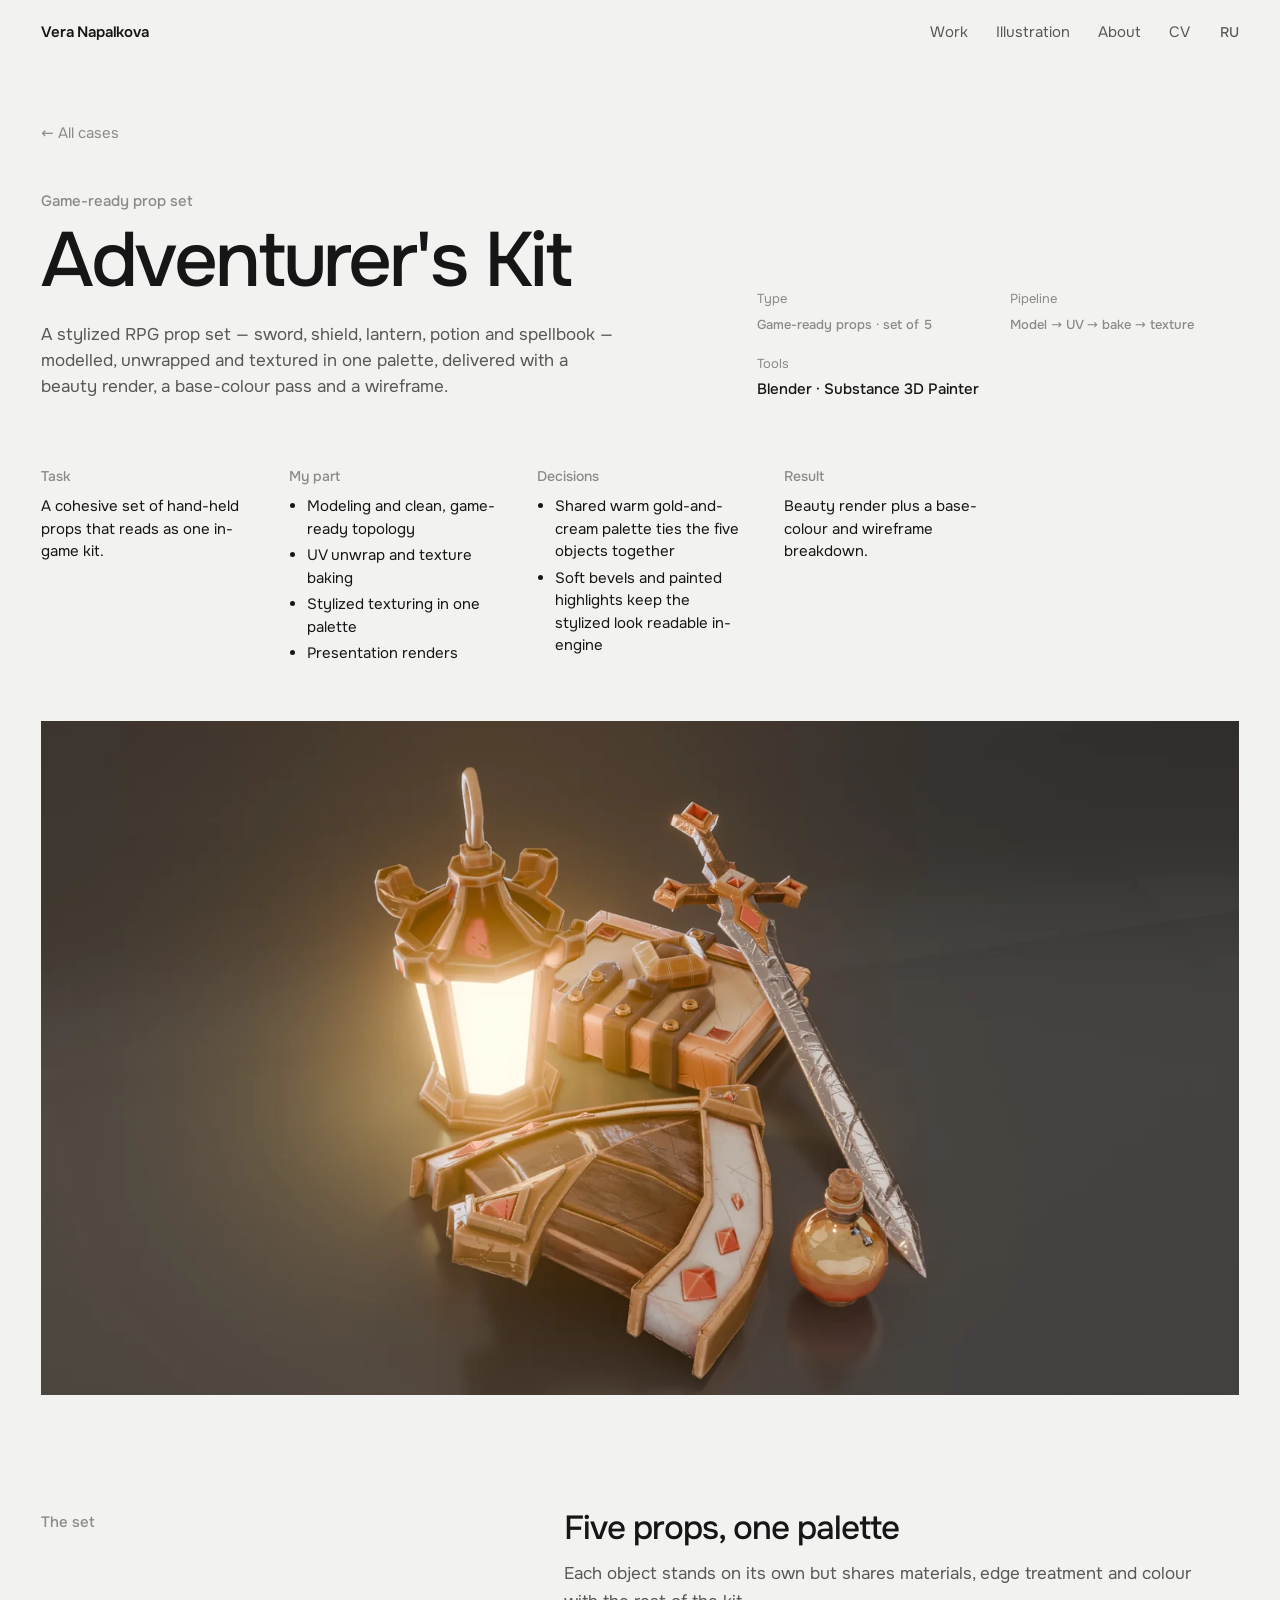
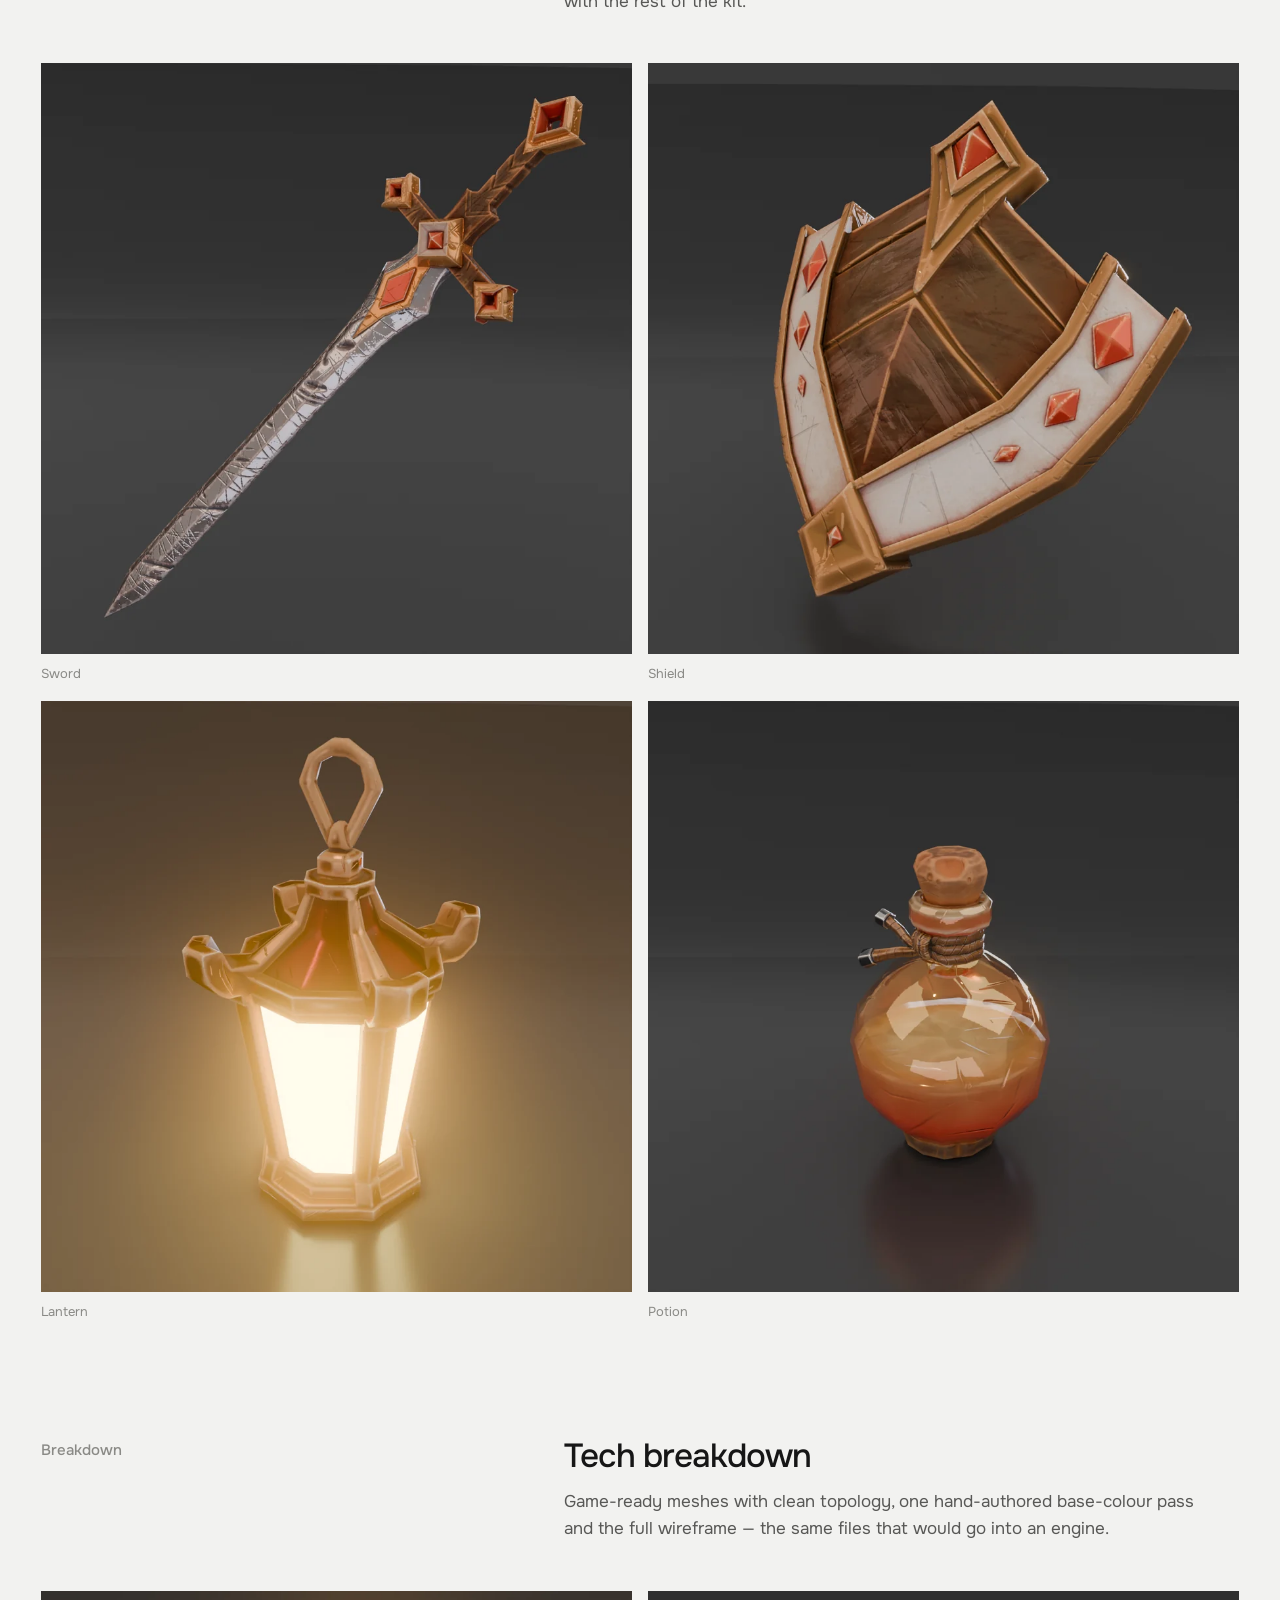
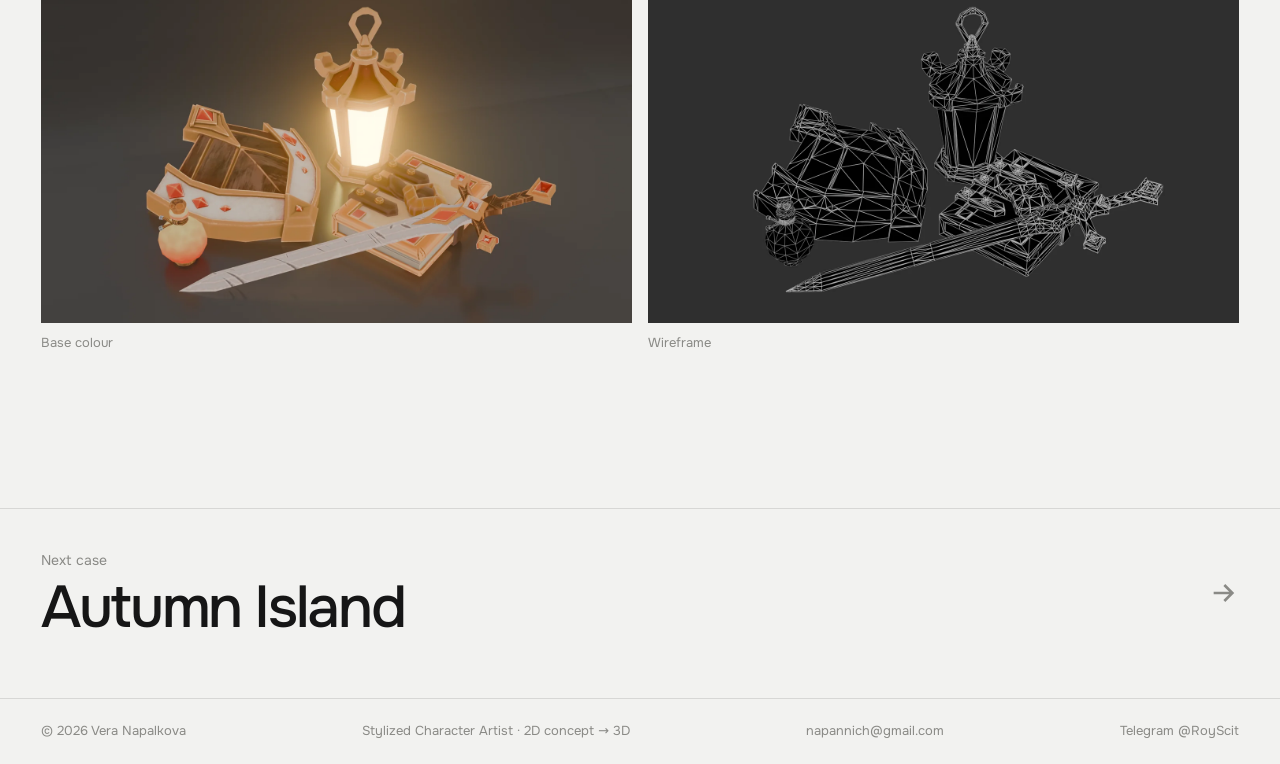
<file: project-props.html>
<!doctype html>
<html lang="en" data-lang="en">
<head>
  <meta charset="utf-8">
  <meta name="viewport" content="width=device-width,initial-scale=1,viewport-fit=cover">
  <meta name="theme-color" content="#f2f2f0" media="(prefers-color-scheme: light)">
  <meta name="theme-color" content="#131313" media="(prefers-color-scheme: dark)">
  <title>Adventurer's Kit | Vera Napalkova</title>
  <meta name="description" content="Adventurer's Kit: a game-ready stylized prop set by Vera Napalkova, with beauty render, base-colour pass and wireframe.">
  <meta property="og:title" content="Adventurer's Kit | Vera Napalkova">
  <meta property="og:description" content="Game-ready stylized prop set: sword, shield, lantern, potion and book, with a full tech breakdown.">
  <link rel="canonical" href="https://napannich.github.io/vera-portfolio/project-props.html">
<meta property="og:url" content="https://napannich.github.io/vera-portfolio/project-props.html">
<meta property="og:type" content="website">
  <meta property="og:image" content="https://napannich.github.io/vera-portfolio/assets/images/props-hero.webp">
  <meta name="twitter:card" content="summary_large_image">
  <link rel="icon" href="assets/images/favicon.svg" type="image/svg+xml">
  <script>try{var l=new URLSearchParams(location.search).get('lang')||localStorage.getItem('vera-lang');if(l==='ru'||l==='en'){document.documentElement.setAttribute('data-lang',l);document.documentElement.lang=l}}catch(e){}</script>
  <link rel="stylesheet" href="assets/css/onest.css">
  <link rel="stylesheet" href="assets/css/v3.css">
</head>
<body>
<a class="skip-link" href="#main">Skip to content</a>
<header class="site-nav">
  <div class="shell nav-inner">
    <a class="brand" href="index.html" aria-label="Vera Napalkova">Vera Napalkova</a>
    <div class="nav-right"><nav class="nav-links" aria-label="Sections"><a href="index.html#works"><span class="en">Work</span><span class="ru">Работы</span></a><a href="art.html"><span class="en">Illustration</span><span class="ru">Иллюстрации</span></a><a href="index.html#about"><span class="en">About</span><span class="ru">Обо мне</span></a><a href="cv.html"><span class="en">CV</span><span class="ru">CV</span></a></nav>
    <div class="nav-end">
      <button class="lang-btn" type="button" aria-label="Switch language">RU</button>
      <a class="nav-contact" href="index.html#contact"><span class="en">Hire me</span><span class="ru">Связаться</span></a>
      <button class="menu-btn" type="button" aria-label="Menu" aria-expanded="false"><span></span><span></span></button>
    </div></div>
  </div>
</header>
<div class="mobile-menu"><a href="index.html#works"><span class="en">Work</span><span class="ru">Работы</span></a><a href="art.html"><span class="en">Illustration</span><span class="ru">Иллюстрации</span></a><a href="index.html#about"><span class="en">About</span><span class="ru">Обо мне</span></a><a href="cv.html"><span class="en">CV</span><span class="ru">CV</span></a><a href="index.html#contact"><span class="en">Contact</span><span class="ru">Контакты</span></a></div>
<main id="main">
<section class="case-hero"><div class="shell">
  <a class="back" href="index.html#three">← <span class="en">All cases</span><span class="ru">Все кейсы</span></a>
  <div class="case-top">
    <div class="reveal"><span class="eyebrow">Game-ready prop set</span><h1 class="display case-title">Adventurer's Kit</h1><p class="case-summary"><span class="en">A stylized RPG prop set — sword, shield, lantern, potion and spellbook — modelled, unwrapped and textured in one palette, delivered with a beauty render, a base-colour pass and a wireframe.</span><span class="ru">Стилизованный набор пропсов для RPG — меч, щит, фонарь, зелье и книга заклинаний — смоделированы, развёрнуты и затекстурены в единой палитре. В подаче: бьюти-рендер, карта base color и вайрфрейм.</span></p></div>
    <div class="case-meta reveal"><div class="case-meta-row"><span><span class="en">Type</span><span class="ru">Тип</span></span><strong><span class="en">Game-ready props · set of 5</span><span class="ru">Game-ready пропсы · набор из 5</span></strong></div><div class="case-meta-row"><span><span class="en">Pipeline</span><span class="ru">Пайплайн</span></span><strong><span class="en">Model → UV → bake → texture</span><span class="ru">Модель → UV → бейк → текстуры</span></strong></div><div class="case-meta-row"><span><span class="en">Tools</span><span class="ru">Инструменты</span></span><strong>Blender · Substance 3D Painter</strong></div></div>
  </div>
  <div class="case-card reveal"><div><h4><span class="en">Task</span><span class="ru">Задача</span></h4><p><span class="en">A cohesive set of hand-held props that reads as one in-game kit.</span><span class="ru">Единый набор ручных пропсов, который читается как один игровой комплект.</span></p></div><div><h4><span class="en">My part</span><span class="ru">Мой вклад</span></h4><ul><li><span class="en">Modeling and clean, game-ready topology</span><span class="ru">Моделинг и чистая game-ready топология</span></li><li><span class="en">UV unwrap and texture baking</span><span class="ru">UV-развёртка и запекание</span></li><li><span class="en">Stylized texturing in one palette</span><span class="ru">Стилизованный текстуринг в единой палитре</span></li><li><span class="en">Presentation renders</span><span class="ru">Рендеры подачи</span></li></ul></div><div><h4><span class="en">Decisions</span><span class="ru">Решения</span></h4><ul><li><span class="en">Shared warm gold-and-cream palette ties the five objects together</span><span class="ru">Общая тёплая золото-кремовая палитра связывает все пять объектов</span></li><li><span class="en">Soft bevels and painted highlights keep the stylized look readable in-engine</span><span class="ru">Мягкие фаски и прорисованные блики держат стилизацию читаемой в движке</span></li></ul></div><div><h4><span class="en">Result</span><span class="ru">Результат</span></h4><p><span class="en">Beauty render plus a base-colour and wireframe breakdown.</span><span class="ru">Бьюти-рендер плюс разбор base color и вайрфрейм.</span></p></div></div>
  <div class="case-cover reveal" style="background:#14161a"><img data-zoom src="assets/images/props-hero.webp" alt="Adventurer's Kit prop set, beauty render"></div>
</div></section>
<section class="case-block"><div class="shell">
  <div class="case-block-grid reveal"><div><span class="eyebrow">The set</span></div>
  <div class="case-copy"><h2><span class="en">Five props, one palette</span><span class="ru">Пять пропсов, одна палитра</span></h2><p><span class="en">Each object stands on its own but shares materials, edge treatment and colour with the rest of the kit.</span><span class="ru">Каждый объект самостоятелен, но делит материалы, обработку граней и цвет с остальным набором.</span></p></div></div>
  <div class="gallery">
    <figure class="g-6 g-dark reveal"><img data-zoom src="assets/images/props-sword.webp" alt="Sword" loading="lazy"><figcaption><span class="en">Sword</span><span class="ru">Меч</span></figcaption></figure>
    <figure class="g-6 g-dark reveal"><img data-zoom src="assets/images/props-shield.webp" alt="Shield" loading="lazy"><figcaption><span class="en">Shield</span><span class="ru">Щит</span></figcaption></figure>
    <figure class="g-6 g-dark reveal"><img data-zoom src="assets/images/props-lamp.webp" alt="Lantern" loading="lazy"><figcaption><span class="en">Lantern</span><span class="ru">Фонарь</span></figcaption></figure>
    <figure class="g-6 g-dark reveal"><img data-zoom src="assets/images/props-bottle.webp" alt="Potion" loading="lazy"><figcaption><span class="en">Potion</span><span class="ru">Зелье</span></figcaption></figure>
  </div>
</div></section>
<section class="case-block"><div class="shell">
  <div class="case-block-grid reveal"><div><span class="eyebrow">Breakdown</span></div>
  <div class="case-copy"><h2><span class="en">Tech breakdown</span><span class="ru">Тех-разбор</span></h2><p><span class="en">Game-ready meshes with clean topology, one hand-authored base-colour pass and the full wireframe — the same files that would go into an engine.</span><span class="ru">Game-ready меши с чистой топологией, прорисованная карта base color и полный вайрфрейм — те же файлы, что ушли бы в движок.</span></p></div></div>
  <div class="gallery">
    <figure class="g-6 g-dark reveal"><img data-zoom src="assets/images/props-basecolor.webp" alt="Base colour pass" loading="lazy"><figcaption><span class="en">Base colour</span><span class="ru">Base color</span></figcaption></figure>
    <figure class="g-6 g-dark reveal"><img data-zoom src="assets/images/props-wire.webp" alt="Wireframe" loading="lazy"><figcaption><span class="en">Wireframe</span><span class="ru">Вайрфрейм</span></figcaption></figure>
  </div>
</div></section>
<section class="shell next-case"><a href="project-island.html"><div><small><span class="en">Next case</span><span class="ru">Следующий кейс</span></small><strong>Autumn Island</strong></div><span class="card-arrow"><svg viewBox="0 0 24 24" fill="none" stroke="currentColor" stroke-width="2"><path d="M5 12h14M13 6l6 6-6 6"/></svg></span></a></section>
</main>
<footer class="footer"><div class="shell footer-inner">
  <span>© <span data-year>2026</span> Vera Napalkova</span>
  <span><span class="en">Stylized Character Artist · 2D concept → 3D</span><span class="ru">Стилизованные персонажи · 2D-концепт → 3D</span></span>
  <a href="mailto:napannich@gmail.com">napannich@gmail.com</a>
  <a href="https://t.me/RoyScit" target="_blank" rel="noopener">Telegram @RoyScit</a>
</div></footer>
<script src="assets/js/v3.js" defer></script>
</body>
</html>
</file>
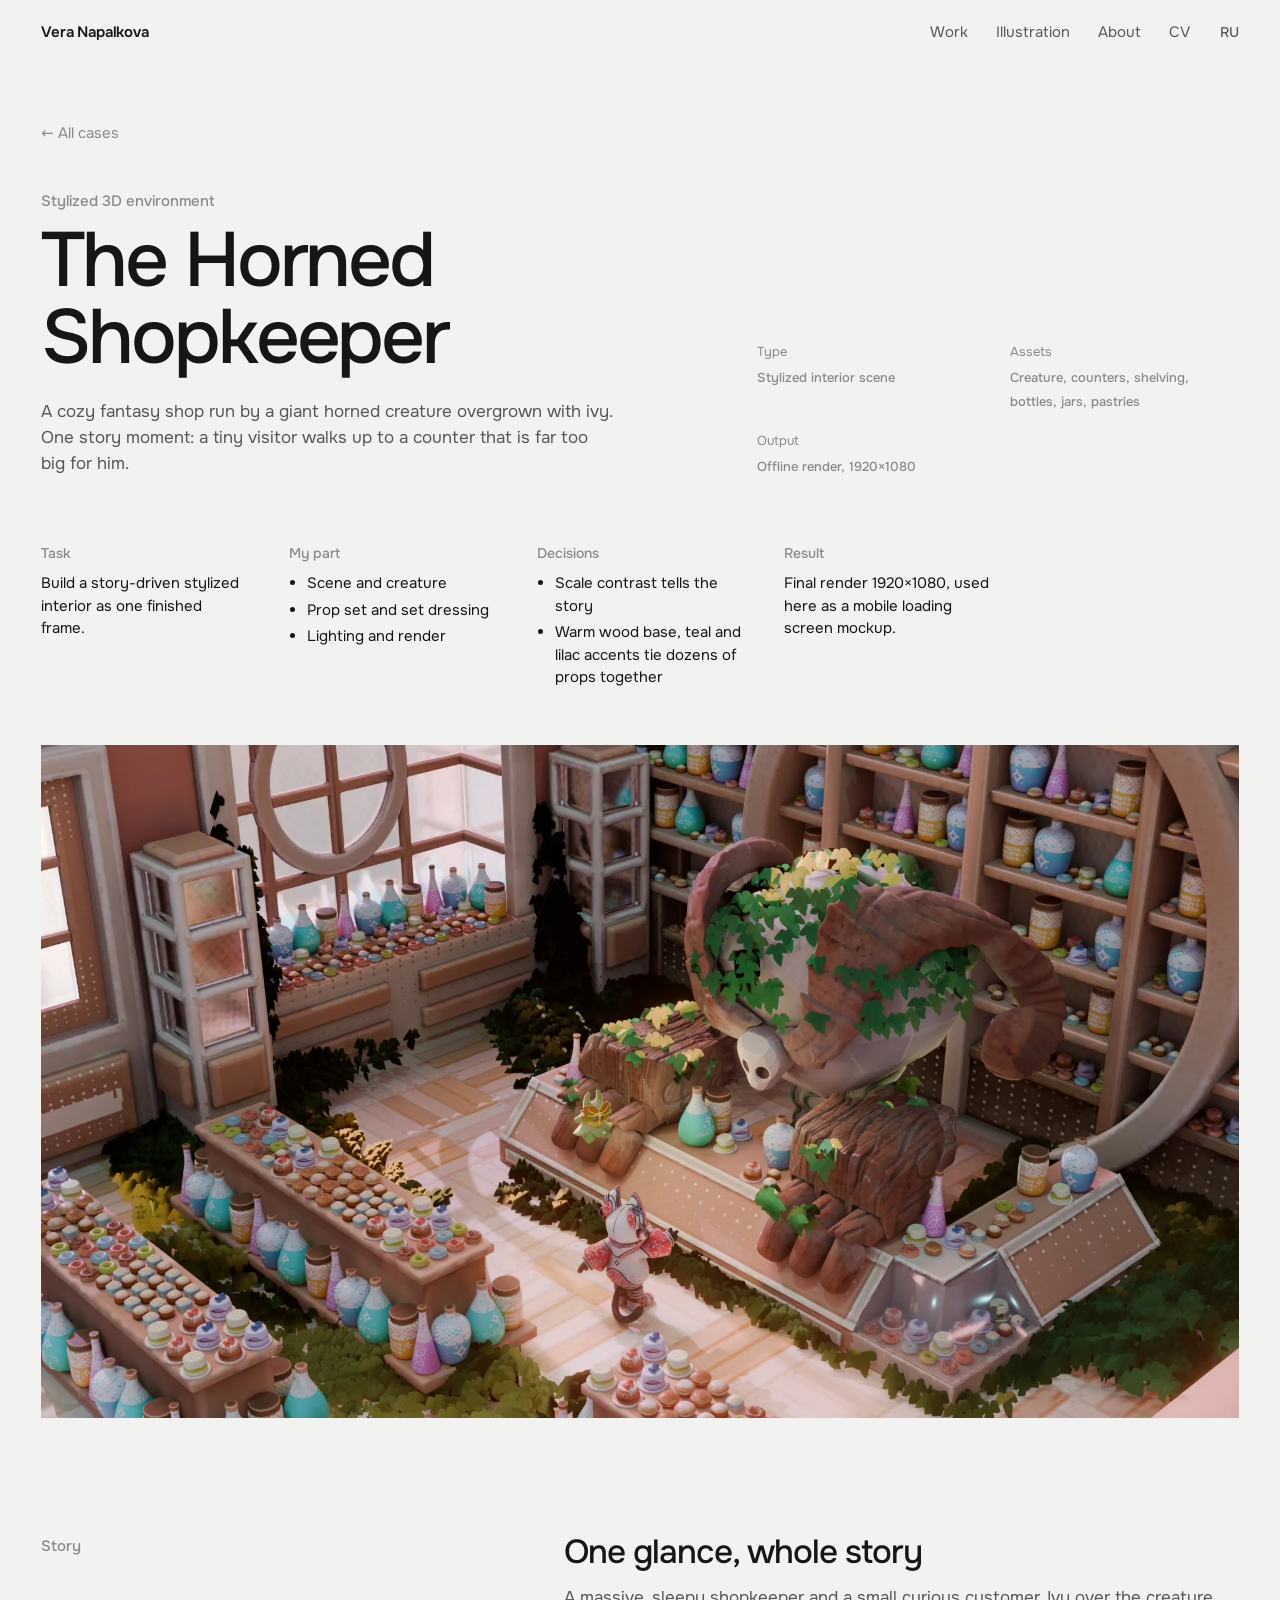
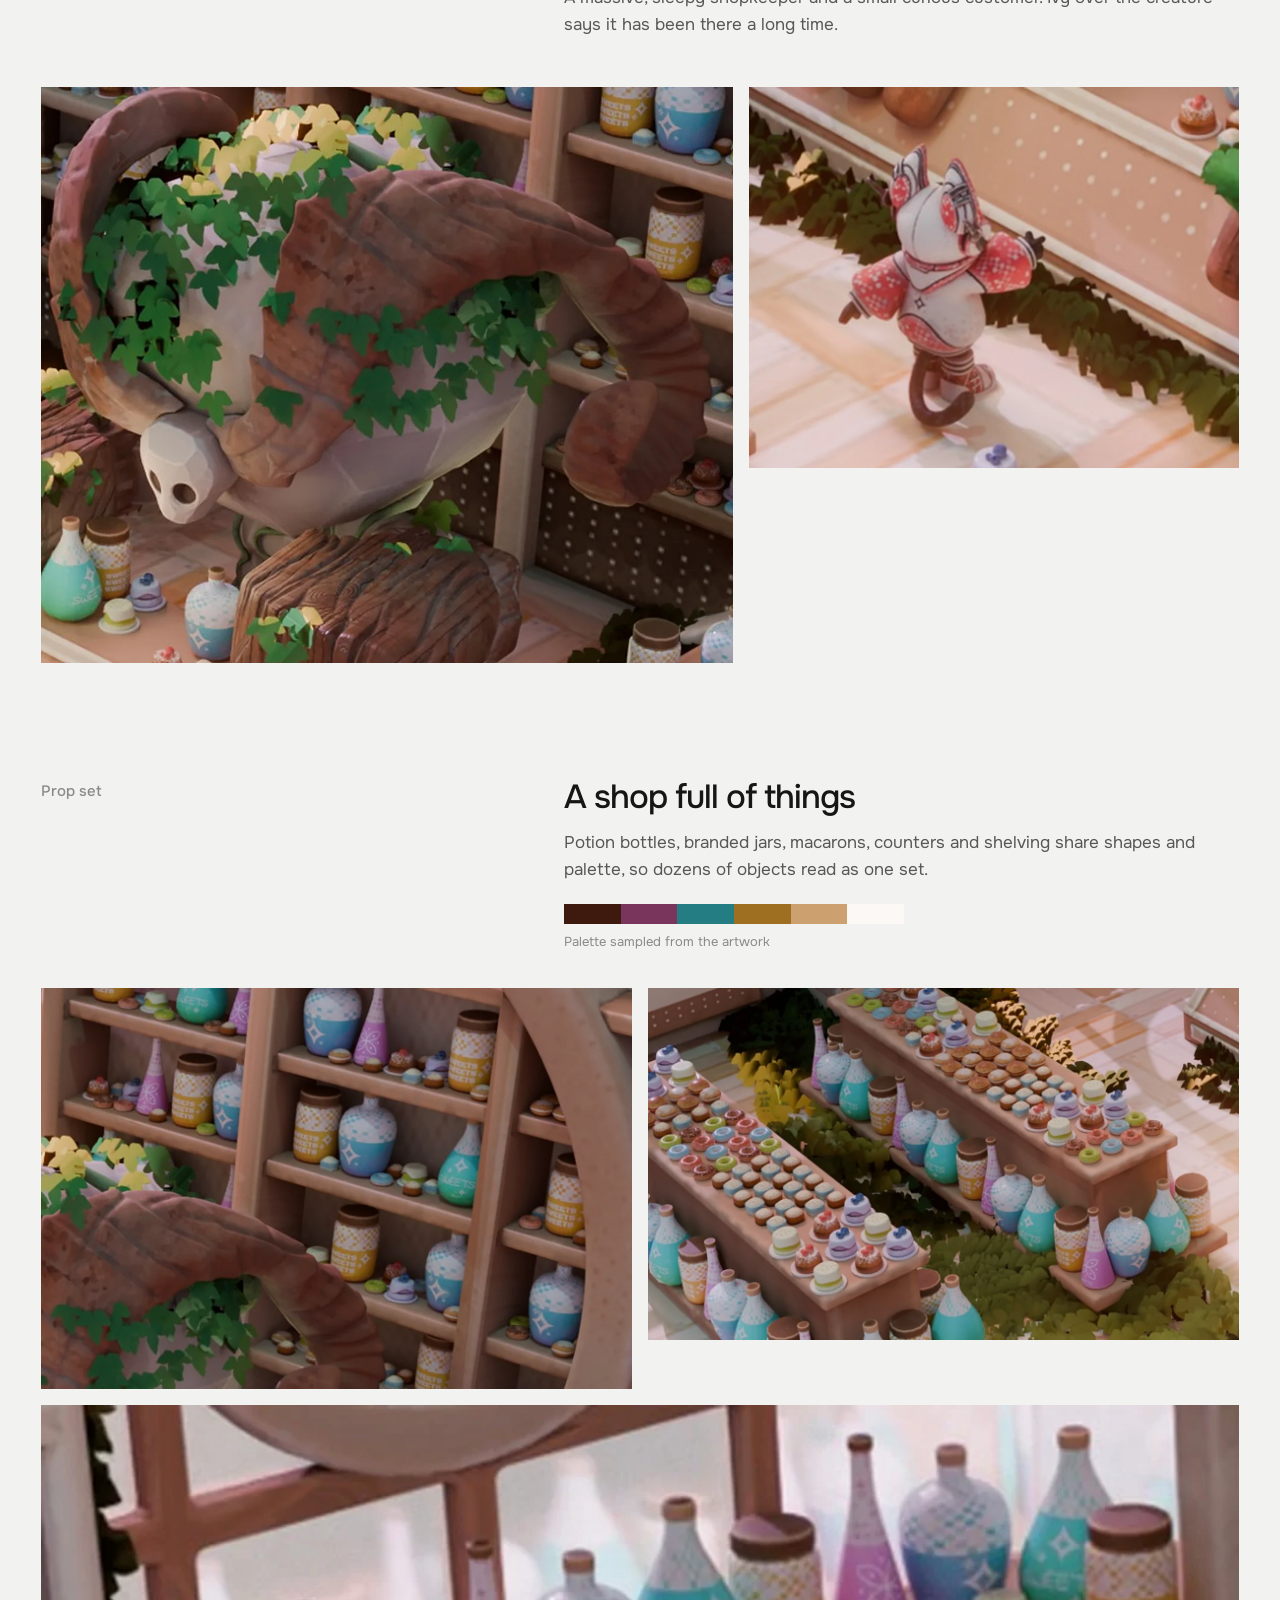
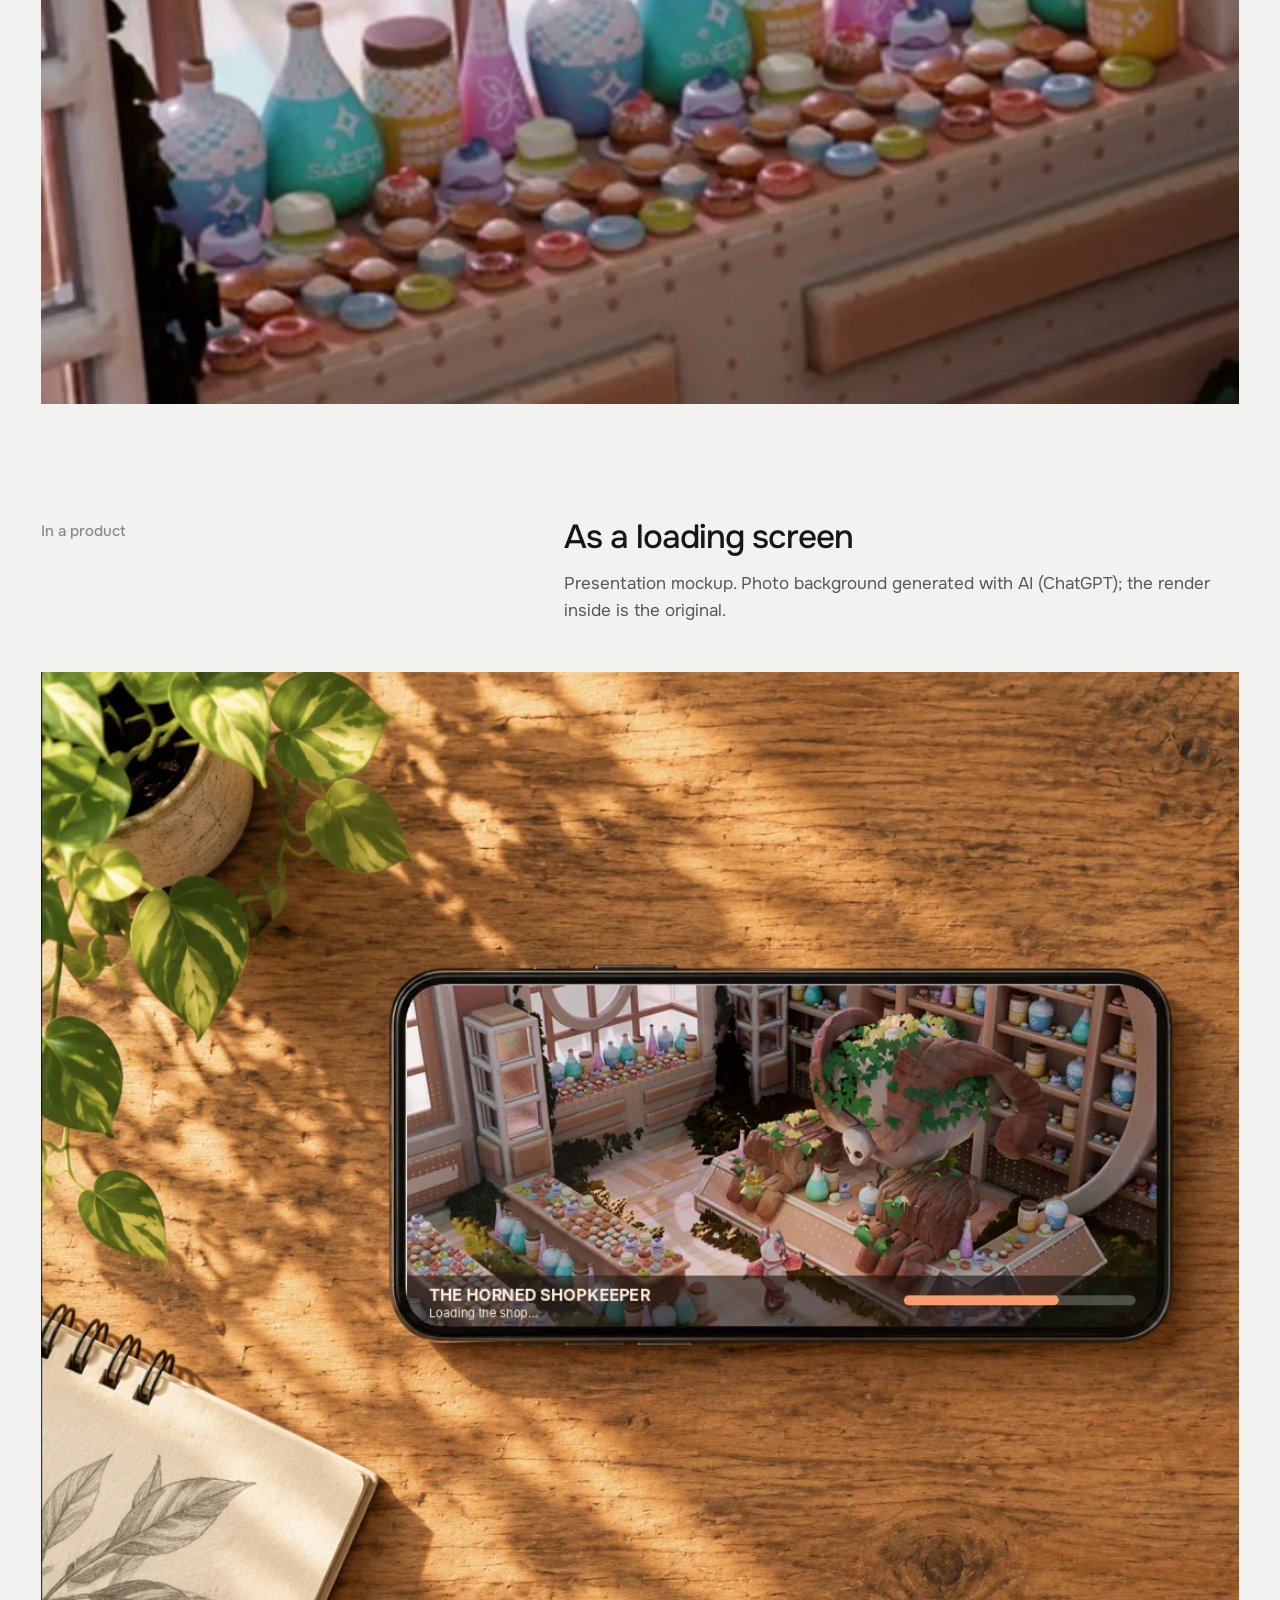
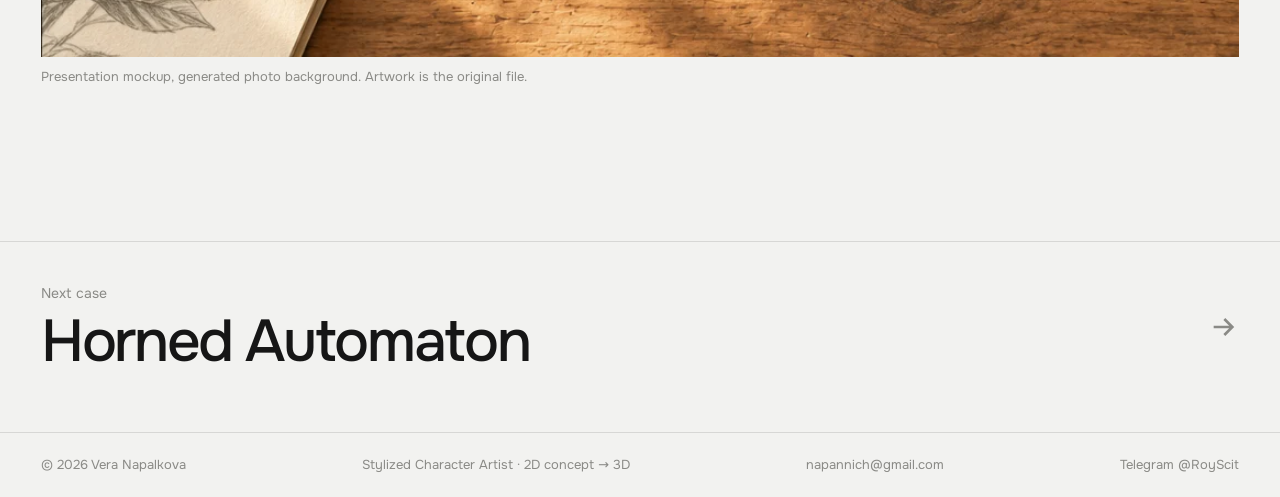
<file: project-shop.html>
<!doctype html>
<html lang="en" data-lang="en">
<head>
  <meta charset="utf-8">
  <meta name="viewport" content="width=device-width,initial-scale=1,viewport-fit=cover">
  <meta name="theme-color" content="#f2f2f0" media="(prefers-color-scheme: light)">
  <meta name="theme-color" content="#131313" media="(prefers-color-scheme: dark)">
  <title>The Horned Shopkeeper | Vera Napalkova</title>
  <meta name="description" content="The Horned Shopkeeper: case study by Vera Napalkova, stylized character artist.">
  <meta property="og:title" content="The Horned Shopkeeper | Vera Napalkova">
  <meta property="og:description" content="The Horned Shopkeeper: case study by Vera Napalkova, stylized character artist.">
  <link rel="canonical" href="https://napannich.github.io/vera-portfolio/project-shop.html">
<meta property="og:url" content="https://napannich.github.io/vera-portfolio/project-shop.html">
<meta property="og:type" content="website">
  <meta property="og:image" content="https://napannich.github.io/vera-portfolio/assets/images/og-cover.jpg">
  <meta name="twitter:card" content="summary_large_image">
  <link rel="icon" href="assets/images/favicon.svg" type="image/svg+xml">
  <script>try{var l=new URLSearchParams(location.search).get('lang')||localStorage.getItem('vera-lang');if(l==='ru'||l==='en'){document.documentElement.setAttribute('data-lang',l);document.documentElement.lang=l}}catch(e){}</script>
  <link rel="stylesheet" href="assets/css/onest.css">
  <link rel="stylesheet" href="assets/css/v3.css">
  
</head>
<body>
<a class="skip-link" href="#main">Skip to content</a>
<header class="site-nav">
  <div class="shell nav-inner">
    <a class="brand" href="index.html" aria-label="Vera Napalkova">Vera Napalkova</a>
    <div class="nav-right"><nav class="nav-links" aria-label="Sections"><a href="index.html#works"><span class="en">Work</span><span class="ru">Работы</span></a><a href="art.html"><span class="en">Illustration</span><span class="ru">Иллюстрации</span></a><a href="index.html#about"><span class="en">About</span><span class="ru">Обо мне</span></a><a href="cv.html"><span class="en">CV</span><span class="ru">CV</span></a></nav>
    <div class="nav-end">
      <button class="lang-btn" type="button" aria-label="Switch language">RU</button>
      <a class="nav-contact" href="index.html#contact"><span class="en">Hire me</span><span class="ru">Связаться</span></a>
      <button class="menu-btn" type="button" aria-label="Menu" aria-expanded="false"><span></span><span></span></button>
    </div></div>
  </div>
</header>
<div class="mobile-menu"><a href="index.html#works"><span class="en">Work</span><span class="ru">Работы</span></a><a href="art.html"><span class="en">Illustration</span><span class="ru">Иллюстрации</span></a><a href="index.html#about"><span class="en">About</span><span class="ru">Обо мне</span></a><a href="cv.html"><span class="en">CV</span><span class="ru">CV</span></a><a href="index.html#contact"><span class="en">Contact</span><span class="ru">Контакты</span></a></div>
<main id="main">
<section class="case-hero"><div class="shell">
  <a class="back" href="index.html#work">← <span class="en">All cases</span><span class="ru">Все кейсы</span></a>
  <div class="case-top">
    <div class="reveal"><span class="eyebrow">Stylized 3D environment</span><h1 class="display case-title">The Horned Shopkeeper</h1><p class="case-summary"><span class="en">A cozy fantasy shop run by a giant horned creature overgrown with ivy. One story moment: a tiny visitor walks up to a counter that is far too big for him.</span><span class="ru">Уютная фэнтези-лавка с огромным рогатым существом в плюще за прилавком. Один сюжетный момент: маленький посетитель подходит к слишком большому прилавку.</span></p></div>
    <div class="case-meta reveal"><div class="case-meta-row"><span><span class="en">Type</span><span class="ru">Тип</span></span><strong><span class="en">Stylized interior scene</span><span class="ru">Стилизованный интерьер</span></strong></div><div class="case-meta-row"><span><span class="en">Assets</span><span class="ru">Ассеты</span></span><strong><span class="en">Creature, counters, shelving, bottles, jars, pastries</span><span class="ru">Существо, прилавки, стеллажи, бутылки, банки, выпечка</span></strong></div><div class="case-meta-row"><span><span class="en">Output</span><span class="ru">Формат</span></span><strong><span class="en">Offline render, 1920×1080</span><span class="ru">Офлайн-рендер, 1920×1080</span></strong></div></div>
  </div>
  <div class="case-card reveal"><div><h4><span class="en">Task</span><span class="ru">Задача</span></h4><p><span class="en">Build a story-driven stylized interior as one finished frame.</span><span class="ru">Собрать сюжетный стилизованный интерьер как один законченный кадр.</span></p></div><div><h4><span class="en">My part</span><span class="ru">Мой вклад</span></h4><ul><li><span class="en">Scene and creature</span><span class="ru">Сцена и существо</span></li><li><span class="en">Prop set and set dressing</span><span class="ru">Набор пропсов и наполнение</span></li><li><span class="en">Lighting and render</span><span class="ru">Свет и рендер</span></li></ul></div><div><h4><span class="en">Decisions</span><span class="ru">Решения</span></h4><ul><li><span class="en">Scale contrast tells the story</span><span class="ru">Контраст масштабов рассказывает историю</span></li><li><span class="en">Warm wood base, teal and lilac accents tie dozens of props together</span><span class="ru">Тёплое дерево, бирюза и сирень связывают десятки пропсов</span></li></ul></div><div><h4><span class="en">Result</span><span class="ru">Результат</span></h4><p><span class="en">Final render 1920×1080, used here as a mobile loading screen mockup.</span><span class="ru">Финальный рендер 1920×1080, здесь также как мокап экрана загрузки.</span></p></div></div>
  <div class="case-cover reveal"><img data-zoom src="assets/images/shop-hero.webp" alt="Stylized shop interior"></div>
</div></section>
<section class="case-block"><div class="shell">
  <div class="case-block-grid reveal"><div><span class="eyebrow">Story</span></div>
  <div class="case-copy"><h2><span class="en">One glance, whole story</span><span class="ru">Вся история с одного взгляда</span></h2><p><span class="en">A massive, sleepy shopkeeper and a small curious customer. Ivy over the creature says it has been there a long time.</span><span class="ru">Огромный сонный хозяин и маленький любопытный покупатель. Плющ на существе говорит, что оно сидит здесь очень давно.</span></p></div></div>
  <div class="gallery"><figure class="g-7 reveal"><img data-zoom src="assets/images/shop-creature.webp" alt="Creature close-up" loading="lazy"></figure><figure class="g-5 reveal"><img data-zoom src="assets/images/shop-visitor.webp" alt="Visitor close-up" loading="lazy"></figure></div>
</div></section><section class="case-block"><div class="shell">
  <div class="case-block-grid reveal"><div><span class="eyebrow">Prop set</span></div>
  <div class="case-copy"><h2><span class="en">A shop full of things</span><span class="ru">Лавка, полная вещей</span></h2><p><span class="en">Potion bottles, branded jars, macarons, counters and shelving share shapes and palette, so dozens of objects read as one set.</span><span class="ru">Бутылки, банки с этикетками, макаруны, витрины и стеллажи делят формы и палитру, поэтому десятки предметов читаются как один набор.</span></p><div class="palette" aria-label="palette"><span style="background:#3e190e" title="#3e190e"></span><span style="background:#7a355c" title="#7a355c"></span><span style="background:#247d83" title="#247d83"></span><span style="background:#9e6f20" title="#9e6f20"></span><span style="background:#cca16f" title="#cca16f"></span><span style="background:#fcf8f5" title="#fcf8f5"></span></div><div class="palette-label"><span class="en">Palette sampled from the artwork</span><span class="ru">Палитра, снятая с работы</span></div></div></div>
  <div class="gallery"><figure class="g-6 reveal"><img data-zoom src="assets/images/shop-shelves.webp" alt="Shelves" loading="lazy"></figure><figure class="g-6 reveal"><img data-zoom src="assets/images/shop-counter.webp" alt="Counters" loading="lazy"></figure><figure class="g-12 reveal"><img data-zoom src="assets/images/shop-window.webp" alt="Window shelf" loading="lazy"></figure></div>
</div></section><section class="case-block"><div class="shell">
  <div class="case-block-grid reveal"><div><span class="eyebrow">In a product</span></div>
  <div class="case-copy"><h2><span class="en">As a loading screen</span><span class="ru">Как экран загрузки</span></h2><p><span class="en">Presentation mockup. Photo background generated with AI (ChatGPT); the render inside is the original.</span><span class="ru">Мокап. Фото-фон сгенерирован ИИ (ChatGPT); рендер внутри оригинальный.</span></p></div></div>
  <div class="gallery"><figure class="g-12 reveal"><img data-zoom src="assets/images/mock-phone-loading.webp" alt="Phone loading screen mockup" loading="lazy"><span class="fig-note"><span class="en">Presentation mockup, generated photo background. Artwork is the original file.</span><span class="ru">Мокап для презентации, фото-фон сгенерирован. Сама работа в оригинале.</span></span></figure></div>
</div></section>

<!-- TECH BREAKDOWN SLOT: wireframe, UV + checker, texture maps, tris / texture sets, engine shot. Uncomment when real exports exist.
<section class="case-block"><div class="shell"><div class="case-block-grid reveal"><div><span class="eyebrow">Breakdown</span></div>
<div class="case-copy"><h2>Tech breakdown</h2><p>Tris: ____ · Texture sets: __ × 2048 · Engine: ______</p></div></div>
<div class="gallery"><figure class="g-6 reveal"><img data-zoom src="assets/images/XXX-wire.webp" alt="Wireframe"></figure><figure class="g-6 reveal"><img data-zoom src="assets/images/XXX-uv.webp" alt="UV"></figure></div></div></section> -->

<section class="shell next-case"><a href="project-characters.html"><div><small><span class="en">Next case</span><span class="ru">Следующий кейс</span></small><strong>Horned Automaton</strong></div><span class="card-arrow"><svg viewBox="0 0 24 24" fill="none" stroke="currentColor" stroke-width="2"><path d="M5 12h14M13 6l6 6-6 6"/></svg></span></a></section>
</main>
<footer class="footer"><div class="shell footer-inner">
  <span>© <span data-year>2026</span> Vera Napalkova</span>
  <span><span class="en">Stylized Character Artist · 2D concept → 3D</span><span class="ru">Стилизованные персонажи · 2D-концепт → 3D</span></span>
  <a href="mailto:napannich@gmail.com">napannich@gmail.com</a>
  <a href="https://t.me/RoyScit" target="_blank" rel="noopener">Telegram @RoyScit</a>
</div></footer>
<script src="assets/js/v3.js" defer></script>
</body>
</html>
</file>
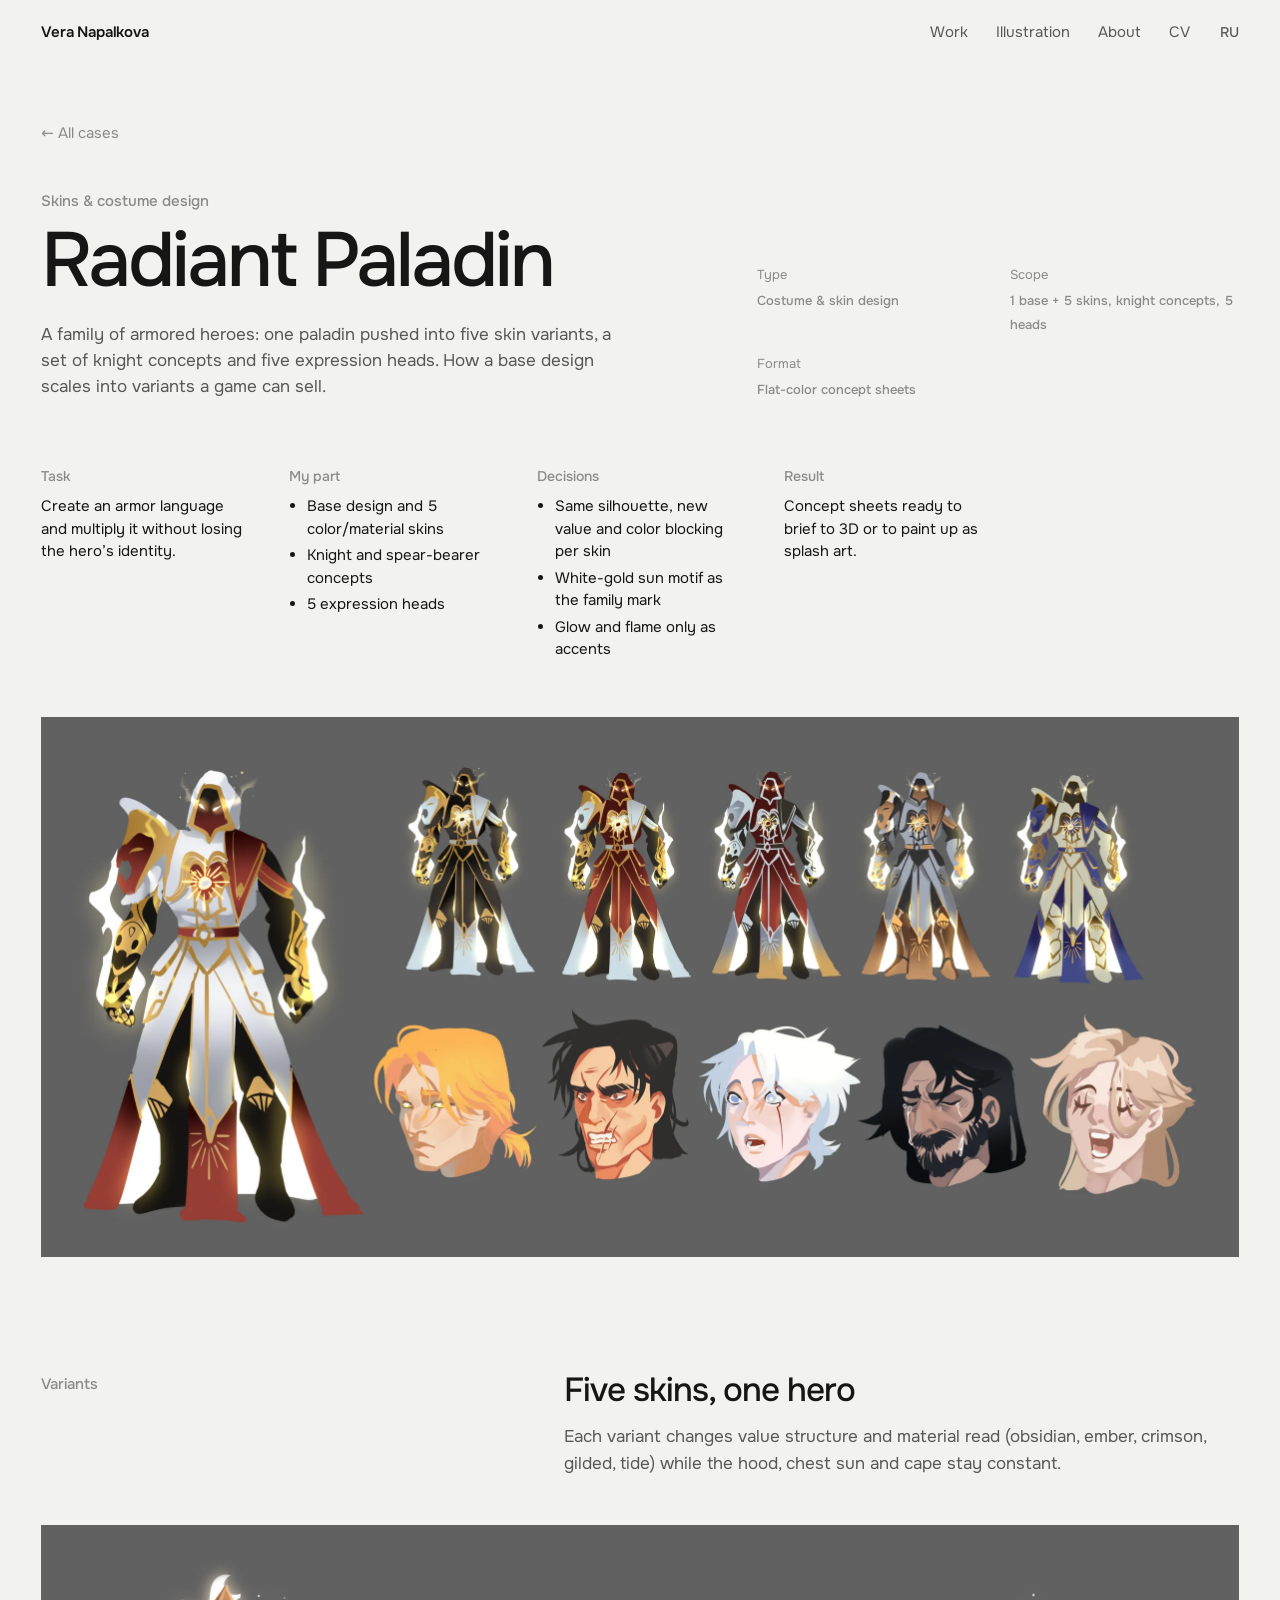
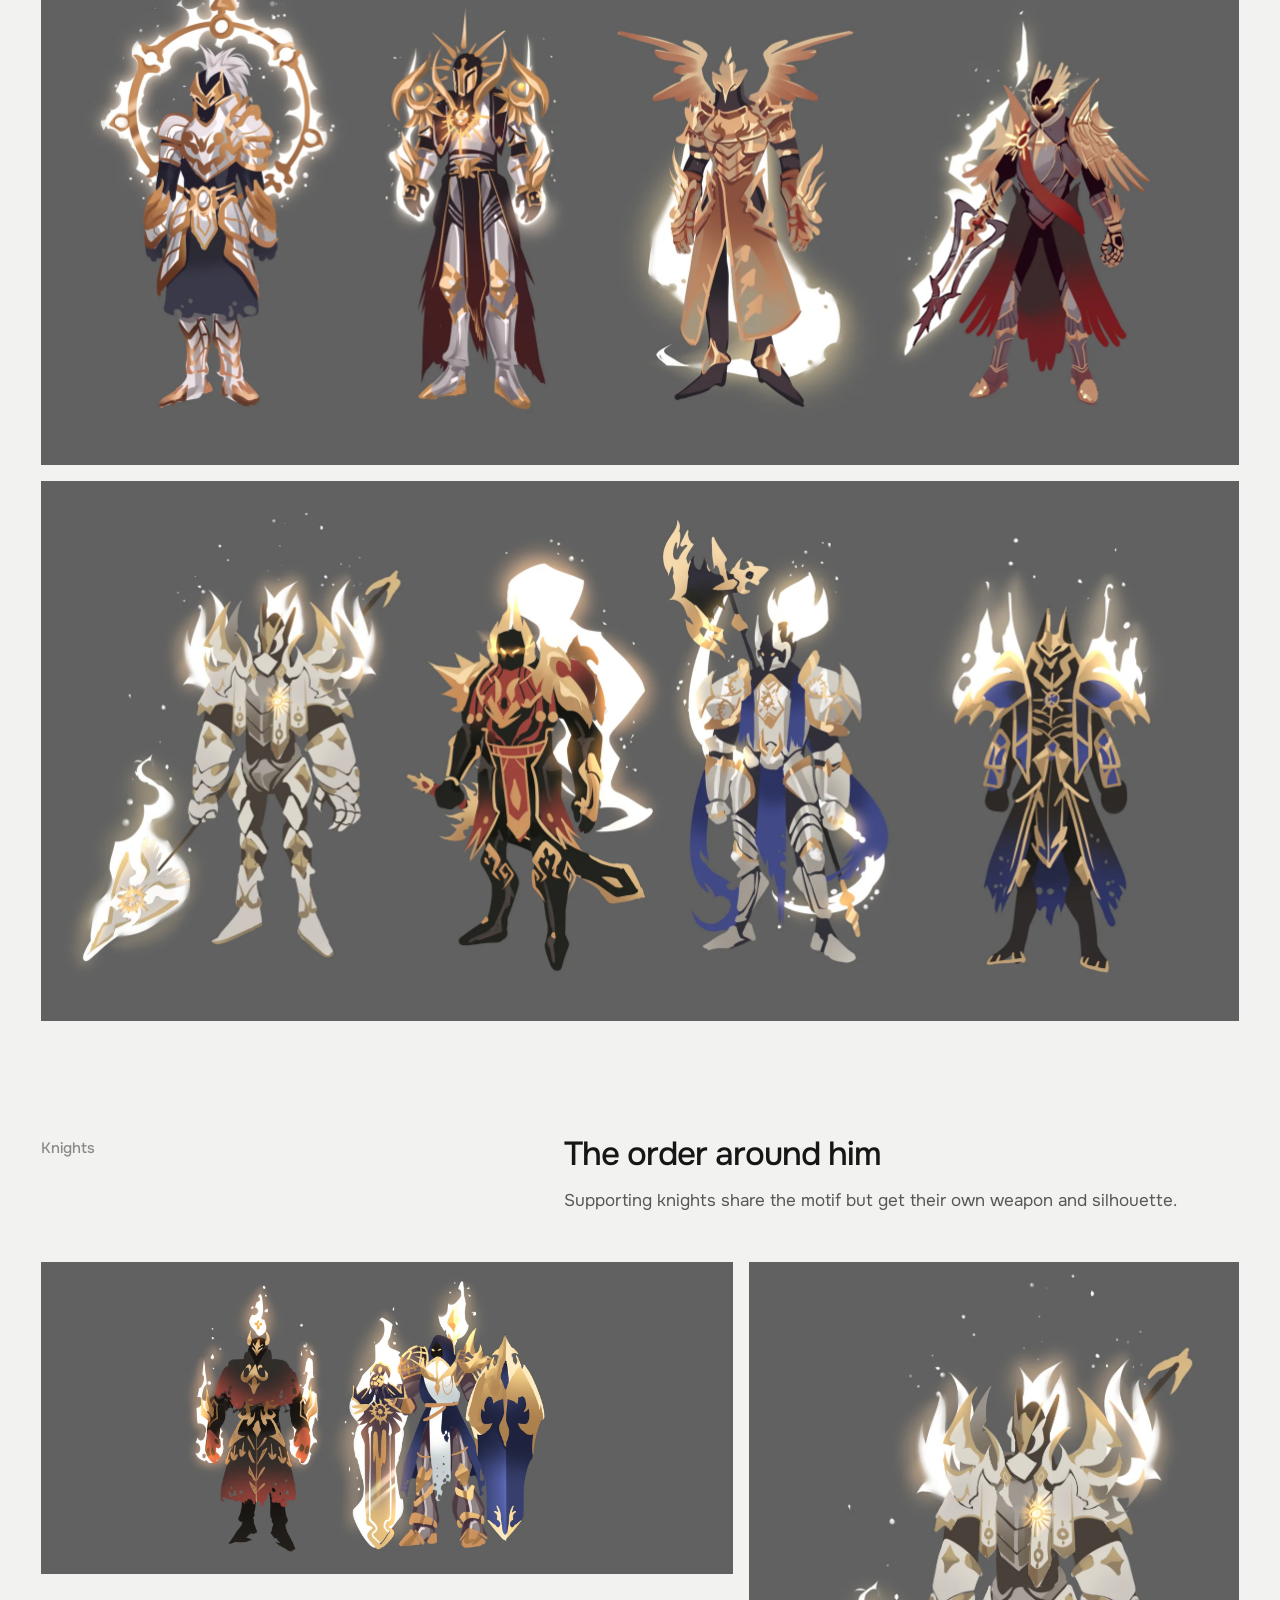
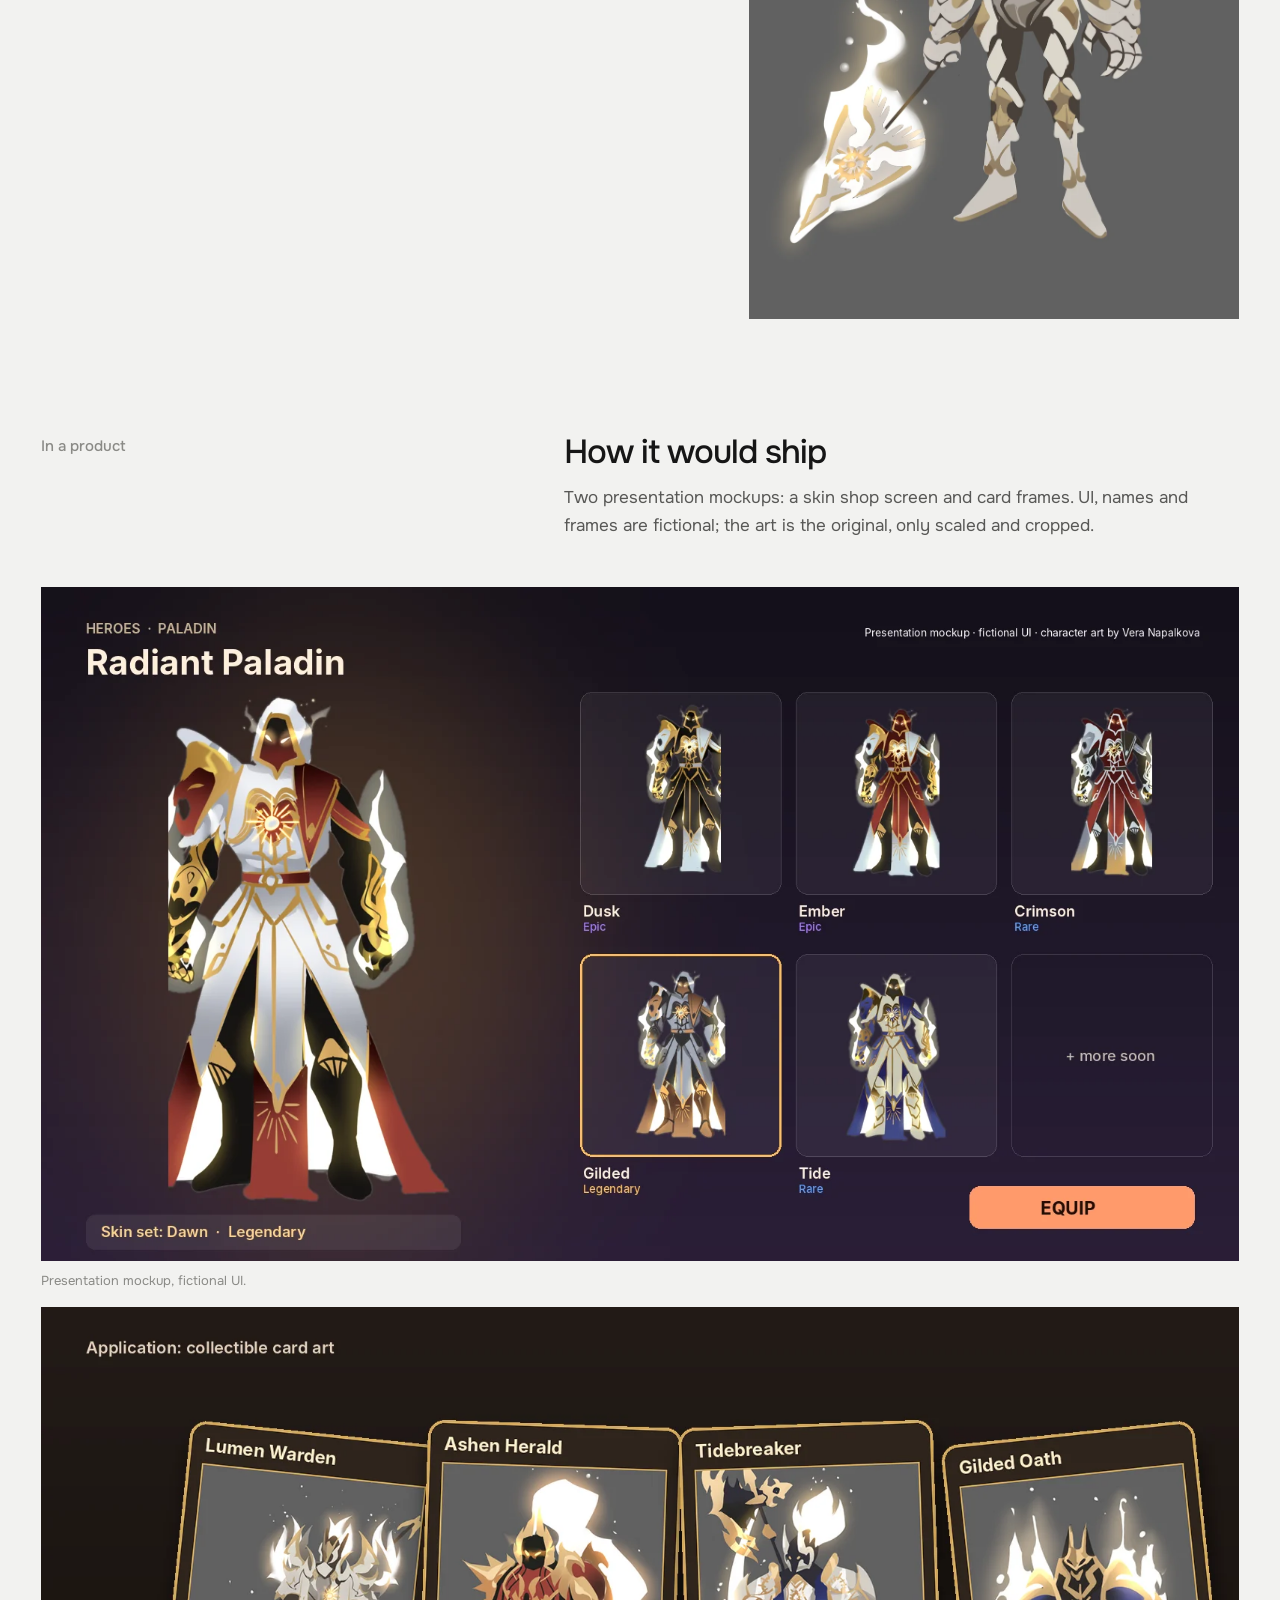
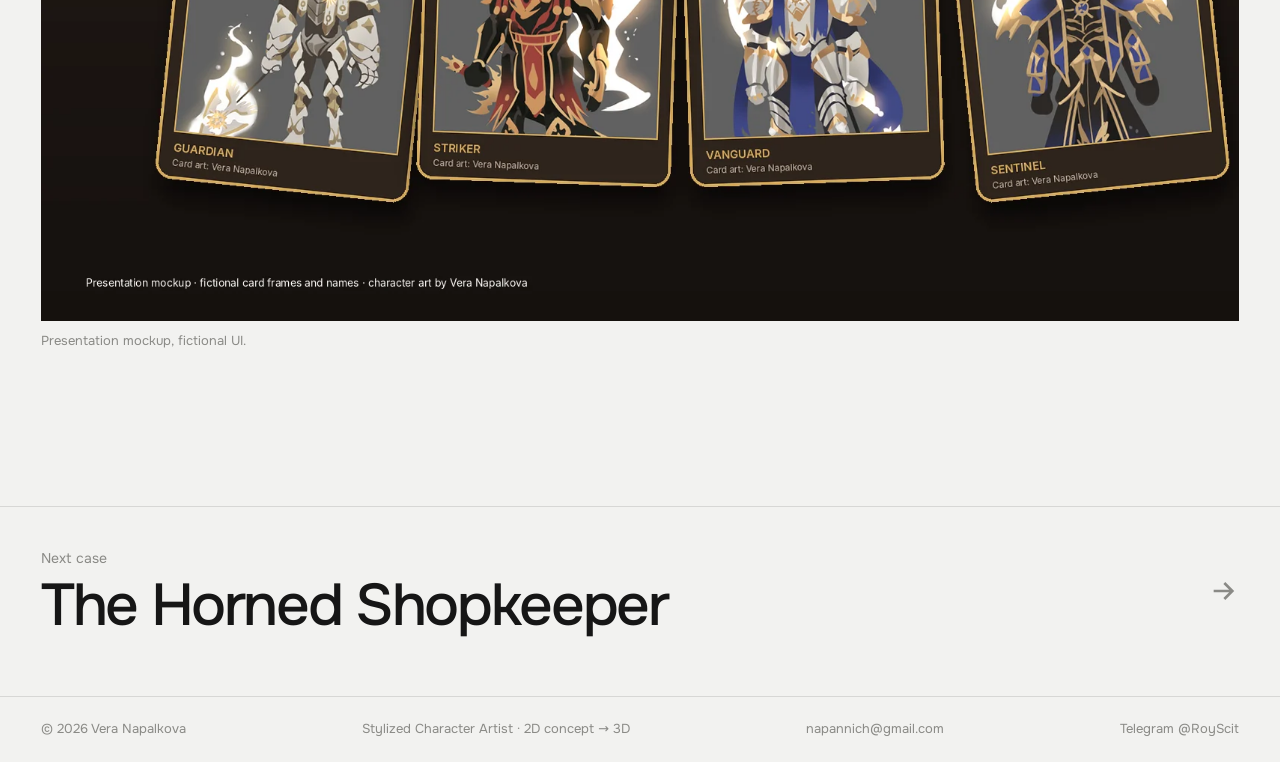
<file: project-skins.html>
<!doctype html>
<html lang="en" data-lang="en">
<head>
  <meta charset="utf-8">
  <meta name="viewport" content="width=device-width,initial-scale=1,viewport-fit=cover">
  <meta name="theme-color" content="#f2f2f0" media="(prefers-color-scheme: light)">
  <meta name="theme-color" content="#131313" media="(prefers-color-scheme: dark)">
  <title>Radiant Paladin | Vera Napalkova</title>
  <meta name="description" content="Radiant Paladin: case study by Vera Napalkova, stylized character artist.">
  <meta property="og:title" content="Radiant Paladin | Vera Napalkova">
  <meta property="og:description" content="Radiant Paladin: case study by Vera Napalkova, stylized character artist.">
  <link rel="canonical" href="https://napannich.github.io/vera-portfolio/project-skins.html">
<meta property="og:url" content="https://napannich.github.io/vera-portfolio/project-skins.html">
<meta property="og:type" content="website">
  <meta property="og:image" content="https://napannich.github.io/vera-portfolio/assets/images/og-cover.jpg">
  <meta name="twitter:card" content="summary_large_image">
  <link rel="icon" href="assets/images/favicon.svg" type="image/svg+xml">
  <script>try{var l=new URLSearchParams(location.search).get('lang')||localStorage.getItem('vera-lang');if(l==='ru'||l==='en'){document.documentElement.setAttribute('data-lang',l);document.documentElement.lang=l}}catch(e){}</script>
  <link rel="stylesheet" href="assets/css/onest.css">
  <link rel="stylesheet" href="assets/css/v3.css">
  
</head>
<body>
<a class="skip-link" href="#main">Skip to content</a>
<header class="site-nav">
  <div class="shell nav-inner">
    <a class="brand" href="index.html" aria-label="Vera Napalkova">Vera Napalkova</a>
    <div class="nav-right"><nav class="nav-links" aria-label="Sections"><a href="index.html#works"><span class="en">Work</span><span class="ru">Работы</span></a><a href="art.html"><span class="en">Illustration</span><span class="ru">Иллюстрации</span></a><a href="index.html#about"><span class="en">About</span><span class="ru">Обо мне</span></a><a href="cv.html"><span class="en">CV</span><span class="ru">CV</span></a></nav>
    <div class="nav-end">
      <button class="lang-btn" type="button" aria-label="Switch language">RU</button>
      <a class="nav-contact" href="index.html#contact"><span class="en">Hire me</span><span class="ru">Связаться</span></a>
      <button class="menu-btn" type="button" aria-label="Menu" aria-expanded="false"><span></span><span></span></button>
    </div></div>
  </div>
</header>
<div class="mobile-menu"><a href="index.html#works"><span class="en">Work</span><span class="ru">Работы</span></a><a href="art.html"><span class="en">Illustration</span><span class="ru">Иллюстрации</span></a><a href="index.html#about"><span class="en">About</span><span class="ru">Обо мне</span></a><a href="cv.html"><span class="en">CV</span><span class="ru">CV</span></a><a href="index.html#contact"><span class="en">Contact</span><span class="ru">Контакты</span></a></div>
<main id="main">
<section class="case-hero"><div class="shell">
  <a class="back" href="index.html#work">← <span class="en">All cases</span><span class="ru">Все кейсы</span></a>
  <div class="case-top">
    <div class="reveal"><span class="eyebrow">Skins & costume design</span><h1 class="display case-title">Radiant Paladin</h1><p class="case-summary"><span class="en">A family of armored heroes: one paladin pushed into five skin variants, a set of knight concepts and five expression heads. How a base design scales into variants a game can sell.</span><span class="ru">Семейство бронированных героев: один паладин, разведённый в пять скинов, серия концептов рыцарей и пять эмоций. Как базовый дизайн масштабируется в варианты, которые игра может продавать.</span></p></div>
    <div class="case-meta reveal"><div class="case-meta-row"><span><span class="en">Type</span><span class="ru">Тип</span></span><strong><span class="en">Costume & skin design</span><span class="ru">Дизайн костюмов и скинов</span></strong></div><div class="case-meta-row"><span><span class="en">Scope</span><span class="ru">Объём</span></span><strong><span class="en">1 base + 5 skins, knight concepts, 5 heads</span><span class="ru">1 база + 5 скинов, концепты рыцарей, 5 голов</span></strong></div><div class="case-meta-row"><span><span class="en">Format</span><span class="ru">Формат</span></span><strong><span class="en">Flat-color concept sheets</span><span class="ru">Концепт-листы в плоском цвете</span></strong></div></div>
  </div>
  <div class="case-card reveal"><div><h4><span class="en">Task</span><span class="ru">Задача</span></h4><p><span class="en">Create an armor language and multiply it without losing the hero’s identity.</span><span class="ru">Создать язык брони и размножить его, не потеряв узнаваемость героя.</span></p></div><div><h4><span class="en">My part</span><span class="ru">Мой вклад</span></h4><ul><li><span class="en">Base design and 5 color/material skins</span><span class="ru">Базовый дизайн и 5 скинов по цвету и материалу</span></li><li><span class="en">Knight and spear-bearer concepts</span><span class="ru">Концепты рыцарей и копейщика</span></li><li><span class="en">5 expression heads</span><span class="ru">5 эмоций</span></li></ul></div><div><h4><span class="en">Decisions</span><span class="ru">Решения</span></h4><ul><li><span class="en">Same silhouette, new value and color blocking per skin</span><span class="ru">Тот же силуэт, новая раскладка тона и цвета на каждый скин</span></li><li><span class="en">White-gold sun motif as the family mark</span><span class="ru">Бело-золотой солнечный мотив как знак семейства</span></li><li><span class="en">Glow and flame only as accents</span><span class="ru">Свечение и пламя только как акценты</span></li></ul></div><div><h4><span class="en">Result</span><span class="ru">Результат</span></h4><p><span class="en">Concept sheets ready to brief to 3D or to paint up as splash art.</span><span class="ru">Концепт-листы, готовые для передачи в 3D или для сплэш-арта.</span></p></div></div>
  <div class="case-cover reveal"><img data-zoom src="assets/images/paladin-skins.webp" alt="Paladin base design with five skins and five heads" style="object-position:50% 30%"></div>
</div></section>
<section class="case-block"><div class="shell">
  <div class="case-block-grid reveal"><div><span class="eyebrow">Variants</span></div>
  <div class="case-copy"><h2><span class="en">Five skins, one hero</span><span class="ru">Пять скинов, один герой</span></h2><p><span class="en">Each variant changes value structure and material read (obsidian, ember, crimson, gilded, tide) while the hood, chest sun and cape stay constant.</span><span class="ru">Каждый вариант меняет тональную структуру и материал (обсидиан, угли, багрянец, золото, прилив), а капюшон, солнце на груди и плащ остаются.</span></p></div></div>
  <div class="gallery"><figure class="g-12 reveal"><img data-zoom src="assets/images/armor-set-a.webp" alt="Armor concepts set A" loading="lazy"></figure><figure class="g-12 reveal"><img data-zoom src="assets/images/armor-set-b.webp" alt="Armor concepts set B" loading="lazy"></figure></div>
</div></section><section class="case-block"><div class="shell">
  <div class="case-block-grid reveal"><div><span class="eyebrow">Knights</span></div>
  <div class="case-copy"><h2><span class="en">The order around him</span><span class="ru">Орден вокруг героя</span></h2><p><span class="en">Supporting knights share the motif but get their own weapon and silhouette.</span><span class="ru">Рыцари поддержки разделяют мотив, но получают своё оружие и силуэт.</span></p></div></div>
  <div class="gallery"><figure class="g-7 reveal"><img data-zoom src="assets/images/armor-set-c.webp" alt="Armor concepts set C" loading="lazy"></figure><figure class="g-5 reveal"><img data-zoom src="assets/images/armor-hero.webp" alt="Spear-bearer hero concept" loading="lazy"></figure></div>
</div></section><section class="case-block"><div class="shell">
  <div class="case-block-grid reveal"><div><span class="eyebrow">In a product</span></div>
  <div class="case-copy"><h2><span class="en">How it would ship</span><span class="ru">Как это выглядит в игре</span></h2><p><span class="en">Two presentation mockups: a skin shop screen and card frames. UI, names and frames are fictional; the art is the original, only scaled and cropped.</span><span class="ru">Два мокапа: экран скинов и рамки карт. Интерфейс, названия и рамки вымышлены; арт оригинальный, только масштаб и кадр.</span></p></div></div>
  <div class="gallery"><figure class="g-12 reveal"><img data-zoom src="assets/images/mock-skin-select.webp" alt="Skin selection mockup" loading="lazy"><span class="fig-note"><span class="en">Presentation mockup, fictional UI.</span><span class="ru">Мокап для презентации, интерфейс вымышленный.</span></span></figure><figure class="g-12 reveal"><img data-zoom src="assets/images/mock-cards.webp" alt="Card art mockup" loading="lazy"><span class="fig-note"><span class="en">Presentation mockup, fictional UI.</span><span class="ru">Мокап для презентации, интерфейс вымышленный.</span></span></figure></div>
</div></section>

<!-- TECH BREAKDOWN SLOT: wireframe, UV + checker, texture maps, tris / texture sets, engine shot. Uncomment when real exports exist.
<section class="case-block"><div class="shell"><div class="case-block-grid reveal"><div><span class="eyebrow">Breakdown</span></div>
<div class="case-copy"><h2>Tech breakdown</h2><p>Tris: ____ · Texture sets: __ × 2048 · Engine: ______</p></div></div>
<div class="gallery"><figure class="g-6 reveal"><img data-zoom src="assets/images/XXX-wire.webp" alt="Wireframe"></figure><figure class="g-6 reveal"><img data-zoom src="assets/images/XXX-uv.webp" alt="UV"></figure></div></div></section> -->

<section class="shell next-case"><a href="project-shop.html"><div><small><span class="en">Next case</span><span class="ru">Следующий кейс</span></small><strong>The Horned Shopkeeper</strong></div><span class="card-arrow"><svg viewBox="0 0 24 24" fill="none" stroke="currentColor" stroke-width="2"><path d="M5 12h14M13 6l6 6-6 6"/></svg></span></a></section>
</main>
<footer class="footer"><div class="shell footer-inner">
  <span>© <span data-year>2026</span> Vera Napalkova</span>
  <span><span class="en">Stylized Character Artist · 2D concept → 3D</span><span class="ru">Стилизованные персонажи · 2D-концепт → 3D</span></span>
  <a href="mailto:napannich@gmail.com">napannich@gmail.com</a>
  <a href="https://t.me/RoyScit" target="_blank" rel="noopener">Telegram @RoyScit</a>
</div></footer>
<script src="assets/js/v3.js" defer></script>
</body>
</html>
</file>
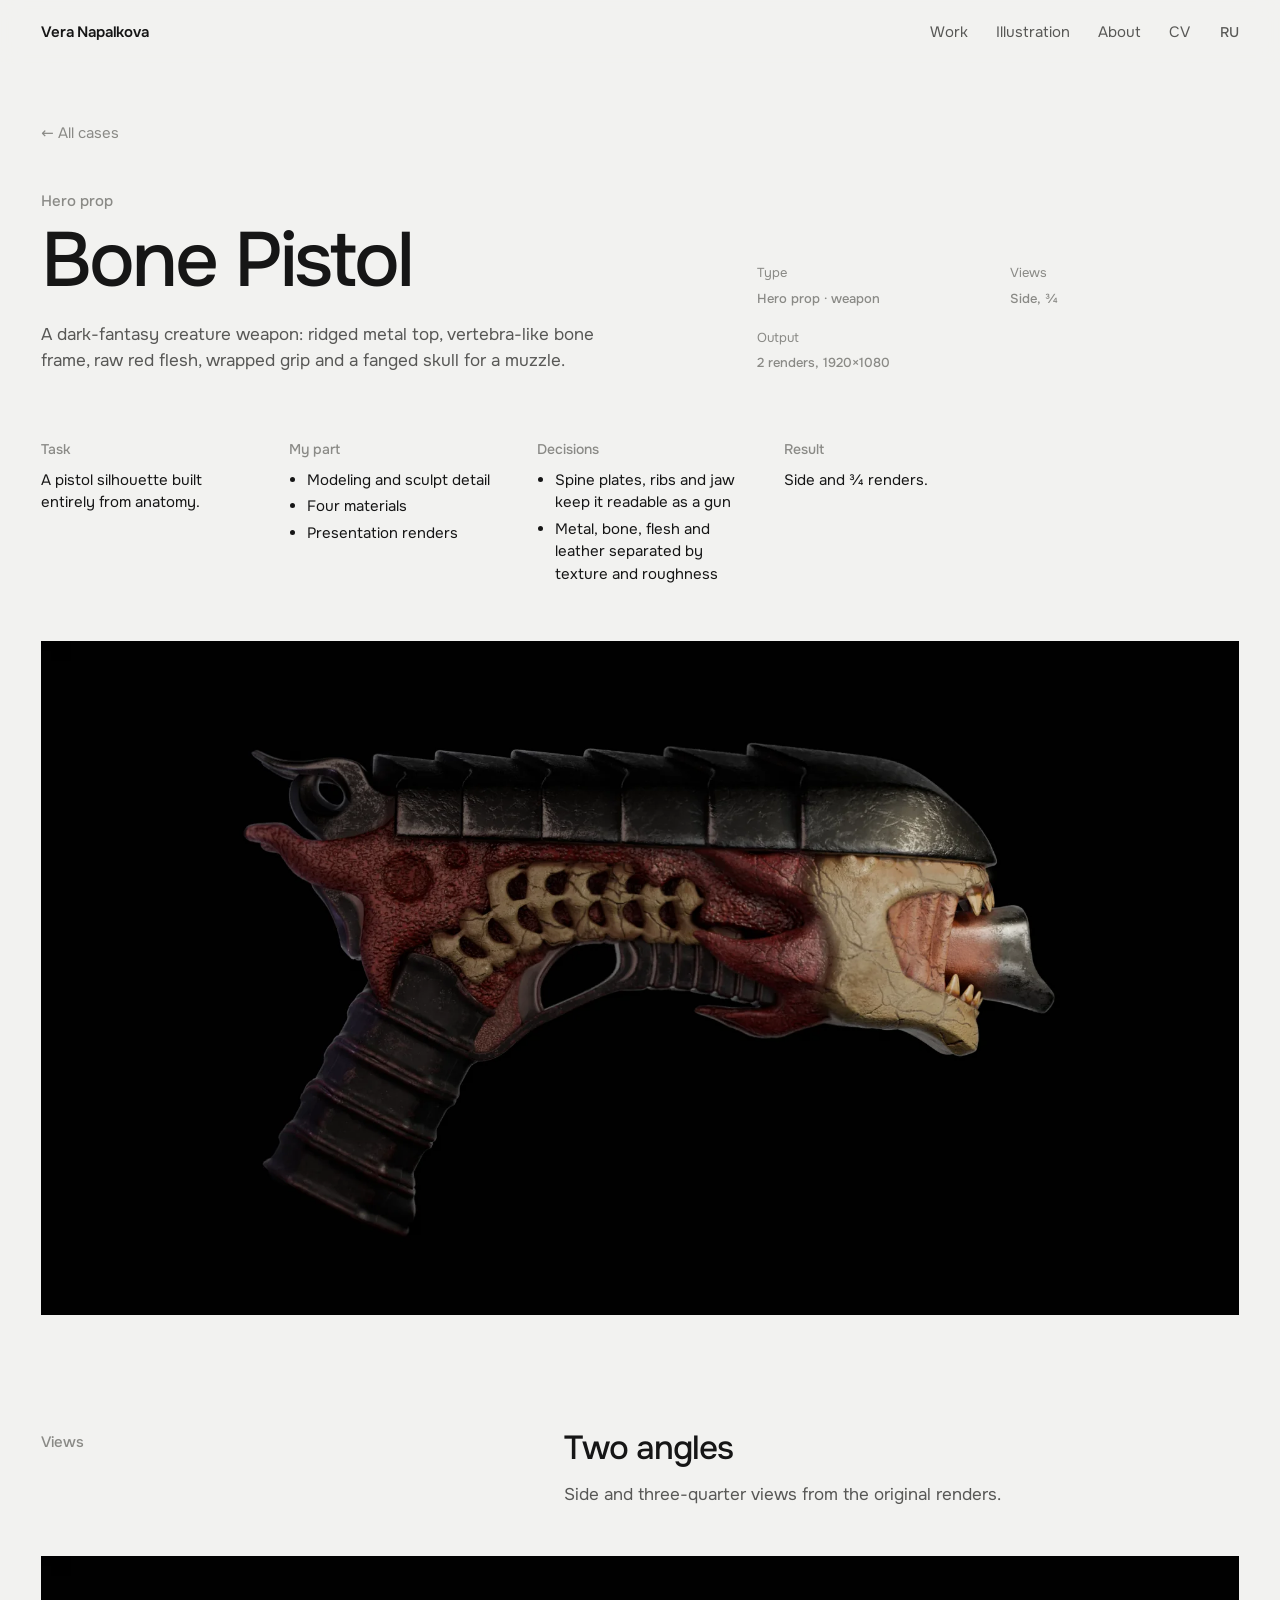
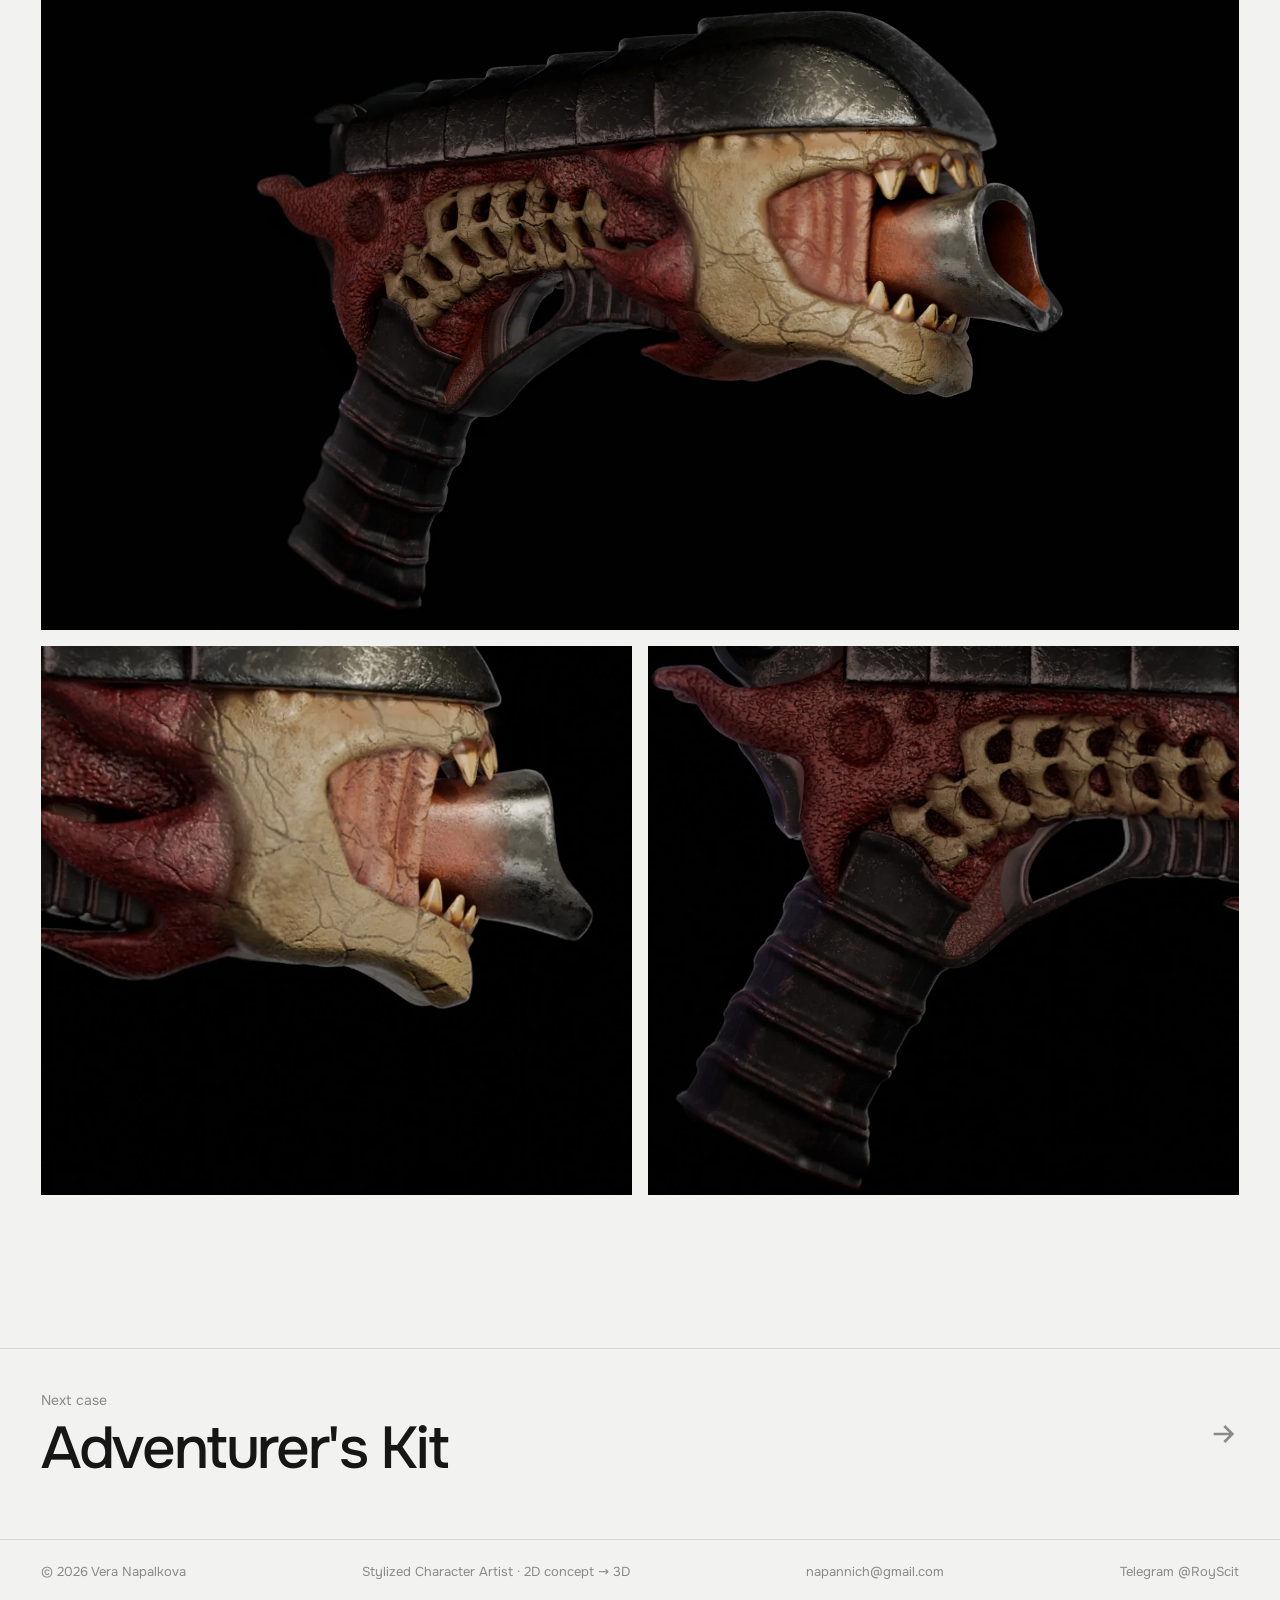
<file: project-weapon.html>
<!doctype html>
<html lang="en" data-lang="en">
<head>
  <meta charset="utf-8">
  <meta name="viewport" content="width=device-width,initial-scale=1,viewport-fit=cover">
  <meta name="theme-color" content="#f2f2f0" media="(prefers-color-scheme: light)">
  <meta name="theme-color" content="#131313" media="(prefers-color-scheme: dark)">
  <title>Bone Pistol | Vera Napalkova</title>
  <meta name="description" content="Bone Pistol: case study by Vera Napalkova, stylized character artist.">
  <meta property="og:title" content="Bone Pistol | Vera Napalkova">
  <meta property="og:description" content="Bone Pistol: case study by Vera Napalkova, stylized character artist.">
  <link rel="canonical" href="https://napannich.github.io/vera-portfolio/project-weapon.html">
<meta property="og:url" content="https://napannich.github.io/vera-portfolio/project-weapon.html">
<meta property="og:type" content="website">
  <meta property="og:image" content="https://napannich.github.io/vera-portfolio/assets/images/og-cover.jpg">
  <meta name="twitter:card" content="summary_large_image">
  <link rel="icon" href="assets/images/favicon.svg" type="image/svg+xml">
  <script>try{var l=new URLSearchParams(location.search).get('lang')||localStorage.getItem('vera-lang');if(l==='ru'||l==='en'){document.documentElement.setAttribute('data-lang',l);document.documentElement.lang=l}}catch(e){}</script>
  <link rel="stylesheet" href="assets/css/onest.css">
  <link rel="stylesheet" href="assets/css/v3.css">
  
</head>
<body>
<a class="skip-link" href="#main">Skip to content</a>
<header class="site-nav">
  <div class="shell nav-inner">
    <a class="brand" href="index.html" aria-label="Vera Napalkova">Vera Napalkova</a>
    <div class="nav-right"><nav class="nav-links" aria-label="Sections"><a href="index.html#works"><span class="en">Work</span><span class="ru">Работы</span></a><a href="art.html"><span class="en">Illustration</span><span class="ru">Иллюстрации</span></a><a href="index.html#about"><span class="en">About</span><span class="ru">Обо мне</span></a><a href="cv.html"><span class="en">CV</span><span class="ru">CV</span></a></nav>
    <div class="nav-end">
      <button class="lang-btn" type="button" aria-label="Switch language">RU</button>
      <a class="nav-contact" href="index.html#contact"><span class="en">Hire me</span><span class="ru">Связаться</span></a>
      <button class="menu-btn" type="button" aria-label="Menu" aria-expanded="false"><span></span><span></span></button>
    </div></div>
  </div>
</header>
<div class="mobile-menu"><a href="index.html#works"><span class="en">Work</span><span class="ru">Работы</span></a><a href="art.html"><span class="en">Illustration</span><span class="ru">Иллюстрации</span></a><a href="index.html#about"><span class="en">About</span><span class="ru">Обо мне</span></a><a href="cv.html"><span class="en">CV</span><span class="ru">CV</span></a><a href="index.html#contact"><span class="en">Contact</span><span class="ru">Контакты</span></a></div>
<main id="main">
<section class="case-hero"><div class="shell">
  <a class="back" href="index.html#work">← <span class="en">All cases</span><span class="ru">Все кейсы</span></a>
  <div class="case-top">
    <div class="reveal"><span class="eyebrow">Hero prop</span><h1 class="display case-title">Bone Pistol</h1><p class="case-summary"><span class="en">A dark-fantasy creature weapon: ridged metal top, vertebra-like bone frame, raw red flesh, wrapped grip and a fanged skull for a muzzle.</span><span class="ru">Оружие-существо в стиле dark fantasy: рифлёная металлическая крышка, костяной каркас-позвонки, красная плоть, обмотанная рукоять и клыкастый череп вместо дула.</span></p></div>
    <div class="case-meta reveal"><div class="case-meta-row"><span><span class="en">Type</span><span class="ru">Тип</span></span><strong><span class="en">Hero prop · weapon</span><span class="ru">Хиро-проп · оружие</span></strong></div><div class="case-meta-row"><span><span class="en">Views</span><span class="ru">Ракурсы</span></span><strong><span class="en">Side, ¾</span><span class="ru">Сбоку, ¾</span></strong></div><div class="case-meta-row"><span><span class="en">Output</span><span class="ru">Формат</span></span><strong><span class="en">2 renders, 1920×1080</span><span class="ru">2 рендера, 1920×1080</span></strong></div></div>
  </div>
  <div class="case-card reveal"><div><h4><span class="en">Task</span><span class="ru">Задача</span></h4><p><span class="en">A pistol silhouette built entirely from anatomy.</span><span class="ru">Силуэт пистолета, собранный целиком из анатомии.</span></p></div><div><h4><span class="en">My part</span><span class="ru">Мой вклад</span></h4><ul><li><span class="en">Modeling and sculpt detail</span><span class="ru">Моделинг и скульпт деталей</span></li><li><span class="en">Four materials</span><span class="ru">Четыре материала</span></li><li><span class="en">Presentation renders</span><span class="ru">Рендеры подачи</span></li></ul></div><div><h4><span class="en">Decisions</span><span class="ru">Решения</span></h4><ul><li><span class="en">Spine plates, ribs and jaw keep it readable as a gun</span><span class="ru">Пластины хребта, рёбра и челюсть оставляют его читаемым как оружие</span></li><li><span class="en">Metal, bone, flesh and leather separated by texture and roughness</span><span class="ru">Металл, кость, плоть и кожа разделены фактурой и шероховатостью</span></li></ul></div><div><h4><span class="en">Result</span><span class="ru">Результат</span></h4><p><span class="en">Side and ¾ renders.</span><span class="ru">Рендеры сбоку и в ¾.</span></p></div></div>
  <div class="case-cover reveal" style="background:#000"><img data-zoom src="assets/images/weapon-side.webp" alt="Organic pistol, side view"></div>
</div></section>
<section class="case-block"><div class="shell">
  <div class="case-block-grid reveal"><div><span class="eyebrow">Views</span></div>
  <div class="case-copy"><h2><span class="en">Two angles</span><span class="ru">Два ракурса</span></h2><p><span class="en">Side and three-quarter views from the original renders.</span><span class="ru">Вид сбоку и в три четверти, оригинальные рендеры.</span></p></div></div>
  <div class="gallery"><figure class="g-12 g-dark reveal"><img data-zoom src="assets/images/weapon-34.webp" alt="3/4 view" loading="lazy"></figure><figure class="g-6 g-dark reveal"><img data-zoom src="assets/images/weapon-muzzle.webp" alt="Muzzle" loading="lazy"></figure><figure class="g-6 g-dark reveal"><img data-zoom src="assets/images/weapon-grip.webp" alt="Grip" loading="lazy"></figure></div>
</div></section>

<!-- TECH BREAKDOWN SLOT: wireframe, UV + checker, texture maps, tris / texture sets, engine shot. Uncomment when real exports exist.
<section class="case-block"><div class="shell"><div class="case-block-grid reveal"><div><span class="eyebrow">Breakdown</span></div>
<div class="case-copy"><h2>Tech breakdown</h2><p>Tris: ____ · Texture sets: __ × 2048 · Engine: ______</p></div></div>
<div class="gallery"><figure class="g-6 reveal"><img data-zoom src="assets/images/XXX-wire.webp" alt="Wireframe"></figure><figure class="g-6 reveal"><img data-zoom src="assets/images/XXX-uv.webp" alt="UV"></figure></div></div></section> -->

<section class="shell next-case"><a href="project-props.html"><div><small><span class="en">Next case</span><span class="ru">Следующий кейс</span></small><strong>Adventurer's Kit</strong></div><span class="card-arrow"><svg viewBox="0 0 24 24" fill="none" stroke="currentColor" stroke-width="2"><path d="M5 12h14M13 6l6 6-6 6"/></svg></span></a></section>
</main>
<footer class="footer"><div class="shell footer-inner">
  <span>© <span data-year>2026</span> Vera Napalkova</span>
  <span><span class="en">Stylized Character Artist · 2D concept → 3D</span><span class="ru">Стилизованные персонажи · 2D-концепт → 3D</span></span>
  <a href="mailto:napannich@gmail.com">napannich@gmail.com</a>
  <a href="https://t.me/RoyScit" target="_blank" rel="noopener">Telegram @RoyScit</a>
</div></footer>
<script src="assets/js/v3.js" defer></script>
</body>
</html>
</file>
<file: assets/css/fonts4.css>
/* Onest variable (SIL OFL, via Fontsource) */
@font-face{font-family:"Onest";font-style:normal;font-display:swap;font-weight:100 900;src:url(../fonts/onest-latin-wght-normal.woff2) format("woff2-variations");unicode-range:U+0000-00FF,U+0131,U+0152-0153,U+02BB-02BC,U+02C6,U+02DA,U+02DC,U+0304,U+0308,U+0329,U+2000-206F,U+20AC,U+2122,U+2191,U+2193,U+2212,U+2215,U+FEFF,U+FFFD}
@font-face{font-family:"Onest";font-style:normal;font-display:swap;font-weight:100 900;src:url(../fonts/onest-latin-ext-wght-normal.woff2) format("woff2-variations");unicode-range:U+0100-02BA,U+02BD-02C5,U+02C7-02CC,U+02CE-02D7,U+02DD-02FF,U+0304,U+0308,U+0329,U+1D00-1DBF,U+1E00-1E9F,U+1EF2-1EFF,U+2020,U+20A0-20AB,U+20AD-20C0,U+2113,U+2C60-2C7F,U+A720-A7FF}
@font-face{font-family:"Onest";font-style:normal;font-display:swap;font-weight:100 900;src:url(../fonts/onest-cyrillic-wght-normal.woff2) format("woff2-variations");unicode-range:U+0301,U+0400-045F,U+0490-0491,U+04B0-04B1,U+2116}
@font-face{font-family:"Onest";font-style:normal;font-display:swap;font-weight:100 900;src:url(../fonts/onest-cyrillic-ext-wght-normal.woff2) format("woff2-variations");unicode-range:U+0460-052F,U+1C80-1C8A,U+20B4,U+2DE0-2DFF,U+A640-A69F,U+FE2E-FE2F}
/* Cormorant Garamond variable (SIL OFL, via Fontsource) */
@font-face{font-family:"Cormorant";font-style:normal;font-display:swap;font-weight:300 700;src:url(../fonts/cormorant-garamond-latin-wght-normal.woff2) format("woff2-variations");unicode-range:U+0000-00FF,U+0131,U+0152-0153,U+02BB-02BC,U+02C6,U+02DA,U+02DC,U+0304,U+0308,U+0329,U+2000-206F,U+20AC,U+2122,U+2191,U+2193,U+2212,U+2215,U+FEFF,U+FFFD}
@font-face{font-family:"Cormorant";font-style:italic;font-display:swap;font-weight:300 700;src:url(../fonts/cormorant-garamond-latin-wght-italic.woff2) format("woff2-variations");unicode-range:U+0000-00FF,U+0131,U+0152-0153,U+02BB-02BC,U+02C6,U+02DA,U+02DC,U+0304,U+0308,U+0329,U+2000-206F,U+20AC,U+2122,U+2191,U+2193,U+2212,U+2215,U+FEFF,U+FFFD}
@font-face{font-family:"Cormorant";font-style:normal;font-display:swap;font-weight:300 700;src:url(../fonts/cormorant-garamond-cyrillic-wght-normal.woff2) format("woff2-variations");unicode-range:U+0301,U+0400-045F,U+0490-0491,U+04B0-04B1,U+2116}
@font-face{font-family:"Cormorant";font-style:italic;font-display:swap;font-weight:300 700;src:url(../fonts/cormorant-garamond-cyrillic-wght-italic.woff2) format("woff2-variations");unicode-range:U+0301,U+0400-045F,U+0490-0491,U+04B0-04B1,U+2116}
</file>
<file: assets/css/v4.css>
/* Vera Napalkova portfolio v4: an art book in chapters.
   Each chapter takes its colour from the artwork it shows. Display: Cormorant Garamond (fantasy art-book voice), UI: Onest. */
:root{
  --ink:#0d1015;
  --paper:#eef1f4;
  --t:#efe7d8;          /* text on dark */
  --t2:#b3aa9b;
  --t3:#7f786d;
  --d:#141720;          /* text on light */
  --d2:#4d535e;
  --d3:#868c96;
  --gold:#d6ae62;
  --line-d:rgba(239,231,216,.16);
  --line-l:rgba(20,23,32,.14);
  --pad:clamp(18px,3.4vw,56px);
  --max:1560px;
  --serif:"Cormorant", "Cormorant Garamond", Georgia, serif;
  --sans:"Onest", system-ui, -apple-system, "Segoe UI", sans-serif;
  --ease:cubic-bezier(.16,1,.3,1);
}
*{box-sizing:border-box}
html{-webkit-text-size-adjust:100%;text-size-adjust:100%;background:var(--ink);scroll-behavior:smooth;scroll-padding-top:70px}
body{margin:0;background:var(--ink);color:var(--t);font:400 16px/1.6 var(--sans);-webkit-font-smoothing:antialiased;overflow-x:hidden}
img,video{display:block;max-width:100%;height:auto}
a{color:inherit;text-decoration:none}
button{font:inherit;color:inherit}
:focus-visible{outline:2px solid var(--gold);outline-offset:3px}
::selection{background:var(--gold);color:var(--ink)}
h1,h2,h3,h4,p,figure{margin:0}
html[data-lang="en"] .ru, html[data-lang="ru"] .en{display:none!important}
.wrap{width:100%;max-width:var(--max);margin-inline:auto;padding-inline:var(--pad)}
.skip{position:absolute;left:-999px;top:10px;z-index:200;background:var(--gold);color:var(--ink);padding:10px 14px}
.skip:focus{left:10px}
body.lock{overflow:hidden}

/* grain over everything, fixed so it never repaints on scroll */
.grain{position:fixed;inset:-50%;z-index:90;pointer-events:none;opacity:.07;
  background-image:url("data:image/svg+xml;utf8,<svg xmlns='http://www.w3.org/2000/svg' width='160' height='160'><filter id='n'><feTurbulence type='fractalNoise' baseFrequency='.9' numOctaves='2' stitchTiles='stitch'/><feColorMatrix values='0 0 0 0 .5 0 0 0 0 .5 0 0 0 0 .5 0 0 0 .9 0'/></filter><rect width='100%' height='100%' filter='url(%23n)'/></svg>")}

/* ---------- type helpers ---------- */
.label{font:500 12px/1.3 var(--sans);letter-spacing:.2em;text-transform:uppercase}
.ch-label{display:flex;align-items:center;gap:14px;color:var(--gold)}
.ch-label::before{content:"";width:34px;height:1px;background:currentColor;opacity:.7}
.title{font:500 clamp(48px,7.4vw,124px)/.92 var(--serif);letter-spacing:-.02em}
.title em{font-style:italic;font-weight:400}
.lede{font-size:clamp(16px,1.25vw,19px);line-height:1.6;max-width:46ch}
.ul{background:linear-gradient(currentColor,currentColor) 0 100%/100% 1px no-repeat;padding-bottom:3px;transition:color .25s}
.ul:hover{color:var(--gold)}
.more{display:inline-flex;align-items:center;gap:12px;font:500 15px/1 var(--sans);letter-spacing:.02em}
.more i{width:30px;height:1px;background:currentColor;position:relative;transition:width .4s var(--ease)}
.more i::after{content:"";position:absolute;right:0;top:-3px;width:7px;height:7px;border-top:1px solid currentColor;border-right:1px solid currentColor;transform:rotate(45deg)}
.more:hover i{width:46px}
.more:hover{color:var(--gold)}

/* ---------- nav ---------- */
.nav{position:fixed;top:0;left:0;right:0;z-index:80;transition:background .4s,backdrop-filter .4s}
.nav.solid{background:rgba(13,16,21,.72);backdrop-filter:blur(14px) saturate(1.2);-webkit-backdrop-filter:blur(14px) saturate(1.2)}
.nav-in{display:flex;align-items:center;justify-content:space-between;height:66px;gap:20px}
.brand{font:500 24px/1 var(--serif);letter-spacing:.01em;color:var(--t)}
.nav-r{display:flex;align-items:center;gap:30px;font-size:14px;color:var(--t2)}
.nav-r a,.nav-r button{transition:color .2s}
.nav-r a:hover,.nav-r button:hover{color:var(--t)}
.lang{background:none;border:1px solid var(--line-d);border-radius:99px;height:32px;padding:0 13px;font-size:12px;font-weight:600;letter-spacing:.08em;color:var(--t);cursor:pointer}
.burger{display:none;background:none;border:0;width:40px;height:40px;cursor:pointer;flex-direction:column;gap:6px;align-items:center;justify-content:center;margin-right:-8px}
.burger span{width:22px;height:1.5px;background:var(--t);transition:transform .35s var(--ease)}
.burger[aria-expanded="true"] span:first-child{transform:translateY(3.75px) rotate(45deg)}
.burger[aria-expanded="true"] span:last-child{transform:translateY(-3.75px) rotate(-45deg)}
.drawer{position:fixed;inset:0;z-index:70;background:var(--ink);padding:110px var(--pad) 40px;display:flex;flex-direction:column;gap:6px;opacity:0;pointer-events:none;transition:opacity .35s}
.drawer.open{opacity:1;pointer-events:auto}
.drawer a{font:500 40px/1.2 var(--serif)}
.drawer small{color:var(--gold);font:500 14px var(--sans);margin-right:14px;vertical-align:middle}

/* ---------- hero ---------- */
.hero{position:relative;min-height:100dvh;display:flex;align-items:flex-end;overflow:hidden;isolation:isolate}
.hero-bg{position:absolute;inset:-3%;z-index:-3;transform:translate3d(var(--px,0),var(--py,0),0);transition:transform .9s cubic-bezier(.2,.7,.2,1)}
.hero-bg img{width:100%;height:100%;object-fit:cover;object-position:58% 40%;transform:scale(1.08);animation:drift 22s var(--ease) forwards}
@keyframes drift{to{transform:scale(1)}}
.hero::before{content:"";position:absolute;inset:0;z-index:-2;background:
  radial-gradient(120% 90% at 70% 35%,transparent 35%,rgba(8,14,16,.55) 75%,rgba(8,12,14,.9) 100%),
  linear-gradient(180deg,rgba(8,12,14,.55) 0%,transparent 22%,transparent 55%,rgba(9,13,15,.92) 92%,var(--ink) 100%)}
.flies{position:absolute;inset:0;z-index:-1;pointer-events:none;transform:translate3d(calc(var(--px,0) * -1.6),calc(var(--py,0) * -1.6),0);transition:transform 1.1s cubic-bezier(.2,.7,.2,1)}
.flies i{position:absolute;width:5px;height:5px;border-radius:50%;background:#ffe9a8;box-shadow:0 0 12px 4px rgba(255,214,120,.55);opacity:0;animation:fly 9s ease-in-out infinite}
@keyframes fly{0%{opacity:0;transform:translate(0,0)}20%{opacity:.9}50%{transform:translate(18px,-34px)}80%{opacity:.7}100%{opacity:0;transform:translate(-10px,-70px)}}
.hero-in{width:100%;display:grid;grid-template-columns:1.25fr .75fr;gap:var(--pad);align-items:end;padding-bottom:clamp(36px,6vh,72px)}
.hero h1{font:500 clamp(64px,10vw,172px)/.84 var(--serif);letter-spacing:-.03em;text-shadow:0 2px 40px rgba(0,0,0,.35)}
.hero h1 em{display:block;font-style:italic;font-weight:400;padding-left:.42em}
.hero-role{margin-top:26px;display:flex;align-items:center;gap:18px;font-size:clamp(16px,1.3vw,19px);color:var(--t)}
.hero-role b{font-weight:500}
.hero-role .dash{width:44px;height:1px;background:var(--gold);flex:none}
/* contents card: an art-book table of contents */
.toc{justify-self:end;width:min(100%,400px);padding:22px 24px 18px;background:rgba(10,14,17,.55);backdrop-filter:blur(10px);-webkit-backdrop-filter:blur(10px);border:1px solid var(--line-d);position:relative}
.toc::before,.toc::after{content:"";position:absolute;width:14px;height:14px;border-color:var(--gold);border-style:solid}
.toc::before{top:-1px;left:-1px;border-width:1px 0 0 1px}
.toc::after{bottom:-1px;right:-1px;border-width:0 1px 1px 0}
.toc h2{font:500 12px/1 var(--sans);letter-spacing:.2em;text-transform:uppercase;color:var(--gold);margin-bottom:12px}
.toc a{display:grid;grid-template-columns:34px 1fr auto;align-items:baseline;gap:8px;padding:7px 0;font:500 21px/1.15 var(--serif);color:var(--t);transition:color .2s,padding-left .35s var(--ease)}
.toc a:hover{color:var(--gold);padding-left:6px}
.toc a small{font:500 12px var(--sans);color:var(--t3);letter-spacing:.06em}
.toc a span:last-child{font:400 12px var(--sans);color:var(--t3)}
.hero-cap{position:absolute;right:var(--pad);top:96px;font-size:12px;color:var(--t2);letter-spacing:.06em;text-align:right;line-height:1.5}

/* ---------- chapters ---------- */
.ch{position:relative;padding:clamp(110px,13vw,190px) 0;overflow:hidden;isolation:isolate}
.ch-head{display:grid;grid-template-columns:1.2fr .8fr;gap:var(--pad);align-items:end;margin-bottom:clamp(44px,5vw,72px)}
.ch-head .title{margin-top:20px}
.ch-head .lede{color:var(--t2)}
.spec{display:flex;flex-wrap:wrap;gap:8px 28px;margin-top:22px;font-size:13px;color:var(--t3)}
.spec b{color:var(--t);font-weight:500;margin-left:6px}
.light{background:var(--paper);color:var(--d)}
.light .ch-head .lede,.light .lede{color:var(--d2)}
.light .spec{color:var(--d3)}.light .spec b{color:var(--d)}
.light .ch-label{color:#a2452a}
.light .more:hover,.light .ul:hover{color:#a2452a}
.atm{position:absolute;inset:-10%;z-index:-2;background-size:cover;background-position:center;filter:blur(40px) saturate(1.2);opacity:.5;transform:scale(1.1)}
.veil{position:absolute;inset:0;z-index:-1}

/* framed artwork: hairline frame with gold corner ticks */
.frame{position:relative;padding:10px;border:1px solid var(--line-d)}
.light .frame{border-color:var(--line-l)}
.frame::before,.frame::after{content:"";position:absolute;width:18px;height:18px;border-color:var(--gold);border-style:solid;pointer-events:none}
.frame::before{top:-1px;left:-1px;border-width:1px 0 0 1px}
.frame::after{bottom:-1px;right:-1px;border-width:0 1px 1px 0}
.light .frame::before,.light .frame::after{border-color:#a2452a}
.frame img{width:100%;cursor:zoom-in}
.cap{display:flex;justify-content:space-between;gap:16px;margin-top:12px;font-size:13px;color:var(--t3)}
.light .cap{color:var(--d3)}
.cap b{font-weight:500;color:var(--t2)}
.light .cap b{color:var(--d2)}
.swatches{display:flex;gap:0;height:10px;width:132px;align-self:center}
.swatches i{flex:1}

/* ---------- I. the cast ---------- */
.cast{background:radial-gradient(70% 60% at 50% 100%,#2a2216 0%,#13141a 55%,var(--ink) 100%)}
/* formation: front row of five, back row of four standing in the gaps */
.lineup{position:relative;padding:10px 0 20px}
.formation{position:relative;height:clamp(380px,40vw,600px);margin-inline:auto;max-width:1500px}
.formation::after{content:"";position:absolute;left:6%;right:6%;bottom:-6px;height:80px;background:radial-gradient(50% 50% at 50% 50%,rgba(214,174,98,.26),transparent 72%);filter:blur(8px);z-index:-1;pointer-events:none}
.knight{position:absolute;left:var(--x);transform:translateX(-50%);display:flex;align-items:flex-end;justify-content:center;width:19%;background:none;border:0;padding:0;cursor:pointer;transition:transform .6s var(--ease),filter .5s,opacity .5s}
.knight.front{bottom:0;height:68%;z-index:2}
.knight.back{bottom:30%;height:52%;z-index:1;filter:brightness(.62) saturate(.8)}
.knight img{max-height:100%;max-width:100%;width:auto;height:auto;object-fit:contain;filter:drop-shadow(0 16px 18px rgba(0,0,0,.55));transition:transform .6s var(--ease)}
.knight span{position:absolute;left:50%;bottom:-30px;transform:translateX(-50%);font:500 12px/1 var(--sans);letter-spacing:.16em;color:var(--gold);opacity:0;transition:opacity .3s}
.formation:hover .knight{filter:brightness(.38) saturate(.5)}
.formation .knight:hover,.formation .knight:focus-visible{filter:none;z-index:4}
.knight:hover img,.knight:focus-visible img{transform:translateY(-14px) scale(1.06)}
.knight:hover span,.knight:focus-visible span{opacity:1}
.knight.back span{bottom:-26px}
/* spotlight */
.spot{position:fixed;inset:0;z-index:110;display:grid;grid-template-columns:auto 1fr auto;align-items:center;gap:20px;padding:30px clamp(16px,4vw,60px);
  background:radial-gradient(60% 70% at 50% 60%,rgba(214,174,98,.16),transparent 70%),rgba(9,10,13,.96);opacity:0;transition:opacity .35s}
.spot.open{opacity:1}
.spot[hidden]{display:none}
.spot-fig{height:min(86dvh,900px);display:flex;flex-direction:column;align-items:center;justify-content:flex-end}
.spot-fig img{max-height:calc(100% - 70px);max-width:100%;object-fit:contain;filter:drop-shadow(0 30px 40px rgba(0,0,0,.6));animation:spotin .6s var(--ease)}
@keyframes spotin{from{opacity:0;transform:translateY(24px) scale(.97)}to{opacity:1;transform:none}}
.spot-fig figcaption{margin-top:18px;display:flex;align-items:baseline;gap:14px;font:500 clamp(22px,2.4vw,32px)/1 var(--serif);color:var(--t)}
.spot-fig figcaption small{font:500 12px/1 var(--sans);letter-spacing:.16em;text-transform:uppercase;color:var(--t3)}
.spot-no{color:var(--gold);font-style:italic}
.spot-nav,.spot-x{background:none;border:1px solid var(--line-d);color:var(--t);cursor:pointer;transition:border-color .25s,color .25s}
.spot-nav{width:54px;height:54px;font-size:20px}
.spot-nav:hover,.spot-x:hover{border-color:var(--gold);color:var(--gold)}
.spot-x{position:absolute;top:18px;right:20px;width:46px;height:46px;font-size:26px;border-color:transparent}
.cast-foot{display:flex;justify-content:space-between;align-items:center;flex-wrap:wrap;gap:20px;margin-top:18px;color:var(--t3);font-size:14px}

/* ---------- II. skin select ---------- */
.skins{background:#15110d}
.skins .atm{opacity:.35}
.skins .veil{background:radial-gradient(60% 70% at 50% 45%,rgba(214,174,98,.16),transparent 70%),linear-gradient(180deg,#15110d 0%,transparent 20%,transparent 80%,#15110d 100%)}
.stage{display:grid;grid-template-columns:1fr minmax(260px,1.1fr) 1fr;gap:var(--pad);align-items:center}
.stage-fig{position:relative;height:clamp(420px,52vw,720px)}
.stage-fig img{position:absolute;inset:0;margin:auto;height:100%;width:auto;max-width:none;left:50%;transform:translateX(-50%) scale(.97);opacity:0;transition:opacity .6s var(--ease),transform .9s var(--ease);filter:drop-shadow(0 30px 40px rgba(0,0,0,.5))}
.stage-fig img.on{opacity:1;transform:translateX(-50%) scale(1)}
.stage-fig::after{content:"";position:absolute;left:10%;right:10%;bottom:-6px;height:40px;background:radial-gradient(50% 50% at 50% 50%,rgba(214,174,98,.35),transparent 70%)}
.skin-name{font:500 clamp(34px,3.4vw,54px)/1 var(--serif);margin-top:16px;min-height:1.05em}
.skin-name em{font-style:italic;color:var(--gold)}
.skin-pick{display:flex;flex-wrap:wrap;gap:10px;margin-top:28px}
.skin-pick button{width:62px;height:84px;padding:4px;background:rgba(255,255,255,.04);border:1px solid var(--line-d);cursor:pointer;transition:border-color .25s,background .25s,transform .25s}
.skin-pick button img{width:100%;height:100%;object-fit:contain}
.skin-pick button:hover{transform:translateY(-3px);border-color:rgba(214,174,98,.6)}
.skin-pick button[aria-pressed="true"]{border-color:var(--gold);background:rgba(214,174,98,.12)}
.faces{display:grid;grid-template-columns:repeat(2,1fr);gap:14px 10px;align-content:center}
.faces figure{text-align:center}
.faces img{width:100%;max-width:150px;margin:0 auto;filter:drop-shadow(0 8px 14px rgba(0,0,0,.4));transition:transform .5s var(--ease)}
.faces figure:hover img{transform:scale(1.07) rotate(-2deg)}
.faces figcaption{font-size:11px;letter-spacing:.14em;text-transform:uppercase;color:var(--t3);margin-top:4px}
.faces figure:first-child{grid-column:1 / -1}
.faces figure:first-child img{max-width:170px}

/* ---------- III. masked imp (light, snow) ---------- */
.imp{background:linear-gradient(180deg,#eef2f6 0%,#e4ebf2 100%)}
.imp-grid{display:grid;grid-template-columns:1.05fr .95fr;gap:var(--pad);align-items:start}
.tabs{display:flex;gap:4px;margin-bottom:14px;flex-wrap:wrap}
.tabs button{background:none;border:1px solid var(--line-l);height:38px;padding:0 16px;font-size:14px;color:var(--d2);cursor:pointer;transition:all .25s}
.tabs button:hover{color:var(--d);border-color:var(--d3)}
.tabs button[aria-selected="true"]{background:var(--d);color:var(--paper);border-color:var(--d)}
.view{position:relative;aspect-ratio:2.6;background:#dfe5ec}
.view img{position:absolute;inset:0;width:100%;height:100%;object-fit:contain;opacity:0;transition:opacity .55s var(--ease);cursor:zoom-in}
.view img.on{opacity:1;z-index:1}
.notes{display:grid;grid-template-columns:repeat(3,1fr);gap:var(--pad);margin-top:44px;border-top:1px solid var(--line-l);padding-top:26px}
.notes h3{font:500 26px/1.1 var(--serif);margin-bottom:8px}
.notes p{font-size:15px;color:var(--d2);max-width:36ch}

/* ---------- IV. lily (teal night) ---------- */
.lily{background:#0c1d1d}
.lily .atm{opacity:.55}
.lily .veil{background:linear-gradient(180deg,#0c1d1d 0%,rgba(12,29,29,.5) 30%,rgba(12,29,29,.5) 70%,#0c1d1d 100%)}
.pan{overflow-x:auto;scrollbar-width:thin;scrollbar-color:var(--gold) transparent;cursor:grab;padding-bottom:14px}
.pan:active{cursor:grabbing}
.pan img{height:clamp(320px,38vw,560px);width:auto;max-width:none;background:#fff}
.pan-hint{font-size:13px;color:var(--t3);margin-top:10px}

/* ---------- V. 3D ---------- */
.three{background:#050506}
.three-hero{position:relative}
.three-hero img{width:100%}
.three-hero figcaption{position:absolute;left:24px;bottom:22px;font-size:13px;color:#fff;text-shadow:0 1px 10px rgba(0,0,0,.6)}
.three-row{display:grid;grid-template-columns:repeat(3,1fr) 1.6fr;gap:12px;margin-top:12px}
.three-row figure{position:relative;background:#000;overflow:hidden}
.three-row img,.three-row video{width:100%;height:100%;object-fit:cover;cursor:zoom-in;transition:transform 1.2s var(--ease)}
.three-row figure:hover img{transform:scale(1.04)}
.three-row figcaption{position:absolute;left:14px;bottom:12px;font-size:12px;letter-spacing:.08em;color:#fff;text-shadow:0 1px 8px rgba(0,0,0,.7)}
.three-pair{display:grid;grid-template-columns:1fr 1fr;gap:12px;margin-top:12px}
.three-pair figure{background:#000;position:relative}
.three-pair img{width:100%;cursor:zoom-in}
.three-pair figcaption{position:absolute;left:16px;bottom:14px;font-size:12px;letter-spacing:.08em;color:var(--t2)}
.three-links{display:flex;flex-wrap:wrap;gap:14px 40px;margin-top:40px}

/* ---------- VI. illustration (light) ---------- */
.ill{background:var(--paper)}
.masonry{columns:3;column-gap:22px}
.masonry figure{break-inside:avoid;margin-bottom:30px}
.masonry img{width:100%;cursor:zoom-in;box-shadow:0 18px 40px -22px rgba(20,23,32,.45);transition:transform .7s var(--ease),box-shadow .7s var(--ease)}
.masonry figure:hover img{transform:translateY(-4px);box-shadow:0 28px 50px -24px rgba(20,23,32,.55)}
.masonry figcaption{margin-top:10px;font-size:13px;color:var(--d3);display:flex;justify-content:space-between;gap:10px}
.masonry figcaption b{font-weight:500;color:var(--d)}

/* ---------- about + contact ---------- */
.end{padding-bottom:40px}
.end .atm{opacity:.6;filter:blur(30px) saturate(1.25)}
.end .veil{background:linear-gradient(180deg,var(--paper) 0%,rgba(13,16,21,.0) 0%),linear-gradient(180deg,rgba(13,16,21,.92),rgba(13,16,21,.72) 40%,rgba(13,16,21,.94))}
.about{display:grid;grid-template-columns:1.1fr .9fr;gap:var(--pad);align-items:start}
.about h2{font:500 clamp(40px,5vw,80px)/1 var(--serif);letter-spacing:-.015em}
.about h2 em{font-style:italic;color:var(--gold)}
.about p{color:var(--t2);font-size:17px;max-width:52ch}
.about p+p{margin-top:14px}
.facts{display:grid;grid-template-columns:repeat(3,1fr);gap:22px;margin-top:34px;padding-top:24px;border-top:1px solid var(--line-d)}
.facts h3{font-size:12px;letter-spacing:.18em;text-transform:uppercase;color:var(--gold);font-weight:500;margin-bottom:8px}
.facts p{font-size:14px;color:var(--t);line-height:1.5}
.contact{margin-top:clamp(90px,11vw,150px)}
.contact-big{display:inline-block;font:500 clamp(54px,10vw,170px)/.9 var(--serif);letter-spacing:-.02em;margin-top:22px;transition:color .3s}
.contact-big em{font-style:italic}
.contact-big:hover{color:var(--gold)}
.contact-row{display:flex;flex-wrap:wrap;gap:12px 40px;margin-top:30px;font-size:16px}
.foot{display:flex;justify-content:space-between;flex-wrap:wrap;gap:12px;margin-top:clamp(70px,9vw,110px);padding-top:22px;border-top:1px solid var(--line-d);font-size:13px;color:var(--t3)}

/* lightbox */
.lightbox{position:fixed;inset:0;z-index:120;background:rgba(8,10,13,.96);display:grid;place-items:center;padding:28px;opacity:0;pointer-events:none;transition:opacity .3s}
.lightbox.open{opacity:1;pointer-events:auto}
.lightbox img{max-width:min(1900px,100%);max-height:calc(100dvh - 56px);object-fit:contain}
.lightbox-close{position:absolute;top:14px;right:18px;width:44px;height:44px;border:0;background:transparent;color:var(--t);font-size:30px;cursor:pointer}

/* reveal */
@media (prefers-reduced-motion:no-preference){
  .rv{opacity:0;transform:translateY(22px);transition:opacity 1s var(--ease),transform 1s var(--ease)}
  .rv.in{opacity:1;transform:none}
  .rv.d1{transition-delay:.1s}.rv.d2{transition-delay:.2s}.rv.d3{transition-delay:.3s}
  .hero h1,.hero-role,.toc{animation:up 1.3s var(--ease) both}
  .hero-role{animation-delay:.15s}.toc{animation-delay:.3s}
}
@media (prefers-reduced-motion:reduce){.hero-bg img,.flies i{animation:none}.flies{display:none}}
  .ch-head .rv .title{clip-path:inset(0 -6% 100% -6%);transform:translateY(40px);transition:clip-path 1.3s var(--ease) .1s,transform 1.3s var(--ease) .1s}
  .ch-head .rv.in .title{clip-path:inset(-20% -6% -25% -6%);transform:none}
  .stage .rv .title{clip-path:inset(0 -6% 100% -6%);transform:translateY(40px);transition:clip-path 1.3s var(--ease) .1s,transform 1.3s var(--ease) .1s}
  .stage .rv.in .title{clip-path:inset(-20% -6% -25% -6%);transform:none}
@keyframes up{from{opacity:0;transform:translateY(30px)}to{opacity:1;transform:none}}
@keyframes rise{from{opacity:0;translate:0 60px}to{opacity:1;translate:0 0}}

/* responsive */
@media (max-width:1100px){
  .nav-r a{display:none}
  .burger{display:flex}
  .hero-in,.ch-head,.imp-grid,.about{grid-template-columns:1fr}
  .toc{justify-self:start}
  .stage{grid-template-columns:1fr;gap:28px}
  .faces{grid-template-columns:repeat(5,1fr)}
  .faces figure:first-child{grid-column:auto}
  .three-row{grid-template-columns:repeat(3,1fr)}
  .three-row figure:last-child{grid-column:1 / -1}
  .masonry{columns:2}
}
@media (max-width:700px){
  .hero h1 em{padding-left:.2em}
  .hero .toc{display:none}
  .hero-bg img{object-position:62% 22%}
  .hero::before{background:linear-gradient(180deg,rgba(8,12,14,.5) 0%,transparent 18%,transparent 42%,rgba(9,13,15,.85) 68%,var(--ink) 100%)}
  .hero-role{font-size:16px;align-items:flex-start}
  .hero-role .dash{margin-top:12px;width:28px}
  .skin-pick button{width:50px;height:68px}
  .hero-cap{display:none}
  .lineup{overflow-x:auto;scrollbar-width:none;scroll-snap-type:x mandatory;padding:0 0 40px}
  .lineup::-webkit-scrollbar{display:none}
  .formation{display:flex;align-items:flex-end;gap:6vw;width:max-content;height:auto;padding:24px 19vw 0;max-width:none}
  .formation::after{left:0;right:0}
  .knight,.knight.front,.knight.back{position:relative;left:auto;bottom:auto;transform:none;width:62vw;height:min(108vw,460px);flex:none;scroll-snap-align:center;filter:none;z-index:1}
  .formation:hover .knight{filter:none}
  .knight span{opacity:1;bottom:-28px}
  .knight:hover img{transform:none}
  .spot{grid-template-columns:1fr;grid-template-rows:1fr auto}
  .spot-nav{position:absolute;bottom:22px}
  .spot-fig{height:84dvh;padding-bottom:64px}
  .spot-fig figcaption{flex-wrap:wrap;justify-content:center;font-size:22px}
  .spot-nav.prev{left:20px}.spot-nav.next{right:20px}
  .notes,.facts{grid-template-columns:1fr;gap:20px}
  .three-pair{grid-template-columns:1fr}
  .three-row{grid-template-columns:repeat(3,1fr);gap:8px}
  .three-row figure:last-child{grid-column:1 / -1}
  .three-row figcaption{display:none}
  .three-row figure:last-child figcaption{display:block}
  .view{aspect-ratio:2.1}
  .cast-foot{text-align:center;align-items:center}
  .masonry{columns:1}
  .faces{grid-template-columns:repeat(3,1fr)}
  .cast-foot{flex-direction:column}
}

/* hiring CTA (v5) */
.hero-cta{margin-top:26px;display:flex;flex-wrap:wrap;align-items:center;gap:16px 26px}
.avail{display:flex;align-items:center;gap:10px;font-size:14px;color:var(--t2);letter-spacing:.01em}
.avail i{width:8px;height:8px;border-radius:50%;background:#7fd18b;box-shadow:0 0 0 4px rgba(127,209,139,.18);flex:none}
.hero-btns{display:flex;gap:10px}
.btn{display:inline-flex;align-items:center;justify-content:center;min-height:44px;padding:0 22px;border:1px solid var(--gold);background:var(--gold);color:#14110c;font:500 14px/1 var(--sans);letter-spacing:.04em;transition:background .25s,color .25s}
.btn:hover{background:transparent;color:var(--gold)}
.btn.ghost{background:transparent;color:var(--t)}
.btn.ghost:hover{color:var(--gold)}
.contact-mail{font-size:clamp(34px,7.4vw,124px);overflow-wrap:anywhere}
@media (max-width:700px){.hero-cta{gap:14px}.avail{font-size:13px}.btn{flex:1}.hero-btns{width:100%}}
</file>
<file: assets/css/onest.css>
/* Onest variable (SIL OFL, via Fontsource) */
@font-face{font-family:"Onest";font-style:normal;font-display:swap;font-weight:100 900;src:url(../fonts/onest-latin-wght-normal.woff2) format("woff2-variations");unicode-range:U+0000-00FF,U+0131,U+0152-0153,U+02BB-02BC,U+02C6,U+02DA,U+02DC,U+0304,U+0308,U+0329,U+2000-206F,U+20AC,U+2122,U+2191,U+2193,U+2212,U+2215,U+FEFF,U+FFFD}
@font-face{font-family:"Onest";font-style:normal;font-display:swap;font-weight:100 900;src:url(../fonts/onest-latin-ext-wght-normal.woff2) format("woff2-variations");unicode-range:U+0100-02BA,U+02BD-02C5,U+02C7-02CC,U+02CE-02D7,U+02DD-02FF,U+0304,U+0308,U+0329,U+1D00-1DBF,U+1E00-1E9F,U+1EF2-1EFF,U+2020,U+20A0-20AB,U+20AD-20C0,U+2113,U+2C60-2C7F,U+A720-A7FF}
@font-face{font-family:"Onest";font-style:normal;font-display:swap;font-weight:100 900;src:url(../fonts/onest-cyrillic-wght-normal.woff2) format("woff2-variations");unicode-range:U+0301,U+0400-045F,U+0490-0491,U+04B0-04B1,U+2116}
@font-face{font-family:"Onest";font-style:normal;font-display:swap;font-weight:100 900;src:url(../fonts/onest-cyrillic-ext-wght-normal.woff2) format("woff2-variations");unicode-range:U+0460-052F,U+1C80-1C8A,U+20B4,U+2DE0-2DFF,U+A640-A69F,U+FE2E-FE2F}
</file>
<file: assets/css/v3.css>
/* Vera Napalkova portfolio v3: work-first gallery. One family (Onest), neutral surfaces, artwork carries the colour. */
:root{
  --bg:#f2f2f0;
  --surface:#e6e6e3;
  --ink:#161616;
  --ink-2:#585856;
  --ink-3:#8a8a86;
  --line:rgba(22,22,22,.12);
  --accent:#c4432b;
  --gap:16px;
  --pad:clamp(16px,3.2vw,48px);
  --font:"Onest", system-ui, -apple-system, "Segoe UI", sans-serif;
  --ease:cubic-bezier(.16,1,.3,1);
  color-scheme:light dark;
}
@media (prefers-color-scheme:dark){
  :root{--bg:#131313;--surface:#1d1d1d;--ink:#ededeb;--ink-2:#a3a3a0;--ink-3:#73736f;--line:rgba(237,237,235,.12);--accent:#e8694f}
}
*{box-sizing:border-box}
html{-webkit-text-size-adjust:100%;text-size-adjust:100%;background:var(--bg);scroll-behavior:smooth;scroll-padding-top:80px}
body{margin:0;background:var(--bg);color:var(--ink);font:400 16px/1.6 var(--font);-webkit-font-smoothing:antialiased;overflow-x:hidden}
img,video{display:block;max-width:100%;height:auto}
a{color:inherit;text-decoration:none}
:focus-visible{outline:2px solid var(--accent);outline-offset:3px}
::selection{background:var(--accent);color:#fff}
h1,h2,h3,h4,p{margin:0}
.shell{width:100%;padding-inline:var(--pad);margin-inline:auto;max-width:1680px}
.skip-link{position:absolute;left:-999px;top:12px;background:var(--ink);color:var(--bg);padding:10px 14px;z-index:99}
.skip-link:focus{left:12px}
body.no-scroll{overflow:hidden}
html[data-lang="en"] .ru, html[data-lang="ru"] .en{display:none!important}
.sound,.veil,.preloader,.cursor,.brand-mark,.fig-badge,.badge{display:none!important}

/* text link */
.ul{background:linear-gradient(currentColor,currentColor) 0 100%/100% 1px no-repeat;padding-bottom:2px;transition:color .25s,background-size .35s var(--ease)}
.ul:hover{color:var(--accent)}

/* nav */
.site-nav{position:sticky;top:0;z-index:50;background:color-mix(in srgb,var(--bg) 88%,transparent);backdrop-filter:blur(10px);-webkit-backdrop-filter:blur(10px)}
.nav-inner{display:flex;align-items:center;justify-content:space-between;height:64px;gap:24px}
.brand{font-weight:600;font-size:15px;letter-spacing:-.01em}
.nav-right{display:flex;align-items:center;gap:30px}
.nav-links{display:flex;gap:28px;font-size:15px;color:var(--ink-2)}
.nav-links a,.lang-btn{transition:color .2s}
.nav-links a:hover,.lang-btn:hover{color:var(--ink)}
.nav-end{display:flex;align-items:center;gap:18px}
.lang-btn{background:none;border:0;padding:4px 0;font:500 14px/1 var(--font);color:var(--ink-2);cursor:pointer}
.nav-contact{display:none}
.menu-btn{display:none;width:40px;height:40px;border:0;background:transparent;cursor:pointer;flex-direction:column;justify-content:center;align-items:center;gap:6px;margin-right:-8px}
.menu-btn span{width:20px;height:1.5px;background:var(--ink);transition:transform .3s var(--ease)}
.menu-btn[aria-expanded="true"] span:first-child{transform:translateY(3.75px) rotate(45deg)}
.menu-btn[aria-expanded="true"] span:last-child{transform:translateY(-3.75px) rotate(-45deg)}
.mobile-menu{position:fixed;inset:64px 0 0;z-index:40;background:var(--bg);display:flex;flex-direction:column;gap:4px;padding:32px var(--pad);opacity:0;pointer-events:none;transition:opacity .3s}
.mobile-menu.open{opacity:1;pointer-events:auto}
.mobile-menu a{font-size:34px;font-weight:500;letter-spacing:-.03em;line-height:1.25}

/* hero */
.hero{display:grid;grid-template-columns:5fr 7fr;gap:var(--pad);align-items:center;padding-top:24px;padding-bottom:24px;min-height:min(calc(100dvh - 64px),900px)}
.hero-text{padding-bottom:6px}
.hero h1{font-size:clamp(46px,6.6vw,108px);font-weight:500;letter-spacing:-.045em;line-height:.96}
.hero p{margin-top:28px;font-size:clamp(17px,1.35vw,20px);line-height:1.5;color:var(--ink-2);max-width:30ch}
.hero-links{display:flex;gap:26px;margin-top:30px;font-size:16px;font-weight:500}
.hero-fig{margin:0}
.hero-fig img{width:100%;height:auto;max-height:calc(100dvh - 160px);object-fit:cover;object-position:50% 45%;background:var(--surface)}
.cap{display:flex;justify-content:space-between;gap:16px;margin-top:10px;font-size:13px;color:var(--ink-3)}

/* sections */
.sec{padding-top:clamp(96px,11vw,160px)}
.sec-title{font-size:clamp(30px,3.3vw,52px);font-weight:500;letter-spacing:-.035em;line-height:1.05;max-width:22ch}
.sec-lede{margin-top:16px;color:var(--ink-2);font-size:17px;max-width:56ch}
.group{font-size:15px;font-weight:500;color:var(--ink-3);margin:56px 0 16px}
.group:first-of-type{margin-top:40px}

/* justified rows: every tile keeps the artwork's own aspect ratio, so nothing is cropped */
.rows{display:grid;gap:44px}
.row{display:flex;gap:var(--gap);align-items:flex-start}
.tile{flex:var(--r) 1 0;min-width:0;display:block}
.tile-media{aspect-ratio:var(--r);overflow:hidden;background:var(--surface)}
.tile-media img{width:100%;height:100%;object-fit:cover;transition:transform 1.1s var(--ease)}
.tile:hover .tile-media img{transform:scale(1.025)}
.tile-cap{margin-top:12px;display:flex;flex-wrap:wrap;column-gap:10px;row-gap:2px;align-items:baseline}
.tile-cap b{font-weight:500;font-size:16px;transition:color .2s}
.tile-cap span{color:var(--ink-3);font-size:14px}
.tile:hover .tile-cap b{color:var(--accent)}

/* feature: the 2D to 3D proof */
.feature{margin-top:36px}
.feature img{width:100%;background:var(--surface);cursor:zoom-in}
.feature-note{display:grid;grid-template-columns:repeat(3,minmax(0,1fr));gap:var(--pad);margin-top:22px}
.feature-note p{color:var(--ink-2);font-size:15px;max-width:40ch}
.feature-note b{display:block;color:var(--ink);font-weight:500;margin-bottom:4px}

/* about */
.about{display:grid;grid-template-columns:5fr 7fr;gap:var(--pad)}
.about-body p{color:var(--ink-2);font-size:18px;line-height:1.6;max-width:58ch}
.about-body p+p{margin-top:16px}
.facts{display:grid;grid-template-columns:repeat(3,minmax(0,1fr));gap:24px var(--pad);margin-top:44px}
.facts h3{font-size:14px;font-weight:500;color:var(--ink-3);margin-bottom:8px}
.facts p{font-size:15px;line-height:1.55;color:var(--ink)}

/* contact */
.contact{padding-top:clamp(110px,13vw,190px);padding-bottom:clamp(64px,8vw,110px)}
.contact-big{display:inline-block;margin-top:34px;font-size:clamp(36px,6.4vw,104px);font-weight:500;letter-spacing:-.045em;line-height:1;transition:color .25s}
.contact-big:hover{color:var(--accent)}
.contact-row{display:flex;flex-wrap:wrap;gap:12px 40px;margin-top:34px;font-size:16px;font-weight:500}

/* footer */
.footer{padding:22px 0 calc(22px + env(safe-area-inset-bottom));border-top:1px solid var(--line)}
.footer-inner{display:flex;justify-content:space-between;gap:16px;flex-wrap:wrap;font-size:13px;color:var(--ink-3)}
.footer a:hover{color:var(--ink)}

/* ---------- case pages ---------- */
.btn{display:inline-flex;align-items:center;justify-content:center;min-height:44px;padding:0 20px;font:500 15px/1 var(--font);transition:background .2s,color .2s,border-color .2s}
.btn-primary{background:var(--ink);color:var(--bg)}
.btn-primary:hover{background:var(--accent);color:#fff}
.btn-ghost{border:1px solid var(--line);color:var(--ink)}
.btn-ghost:hover{border-color:var(--ink)}
.tag{font-size:13px;color:var(--ink-3)}
.eyebrow{display:block;font-size:15px;font-weight:500;color:var(--ink-3)}
.display{font-weight:500;letter-spacing:-.04em;line-height:1}
.case-hero{padding:56px 0 0}
.case-hero>.shell,.case-block>.shell,.next-case{max-width:1680px}
.back{display:inline-block;color:var(--ink-3);font-size:15px;margin-bottom:44px;transition:color .2s}
.back:hover{color:var(--ink)}
.case-top{display:grid;grid-template-columns:7fr 5fr;gap:var(--pad);align-items:end}
.case-title{font-size:clamp(44px,6vw,96px);margin:10px 0 22px}
.case-summary{font-size:clamp(17px,1.3vw,20px);color:var(--ink-2);max-width:52ch;line-height:1.55}
.case-meta{display:grid;grid-template-columns:1fr 1fr;gap:18px 24px}
.case-meta-row{display:flex;flex-direction:column;gap:2px;font-size:15px}
.case-meta-row span{color:var(--ink-3);font-size:13px}
.case-meta-row strong{font-weight:500}
.case-card{display:grid;grid-template-columns:repeat(5,minmax(0,1fr));gap:28px var(--pad);margin-top:64px}
.case-card h4{font-size:14px;font-weight:500;color:var(--ink-3);margin:0 0 8px}
.case-card p,.case-card li{color:var(--ink);font-size:15px;line-height:1.5}
.case-card ul{margin:0;padding-left:18px}
.case-card li+li{margin-top:4px}
.case-cover{margin-top:56px;background:var(--surface)}
.case-cover img{width:100%;cursor:zoom-in}
.case-block{padding-top:clamp(80px,9vw,130px)}
.case-block-grid{display:grid;grid-template-columns:5fr 7fr;gap:var(--pad)}
.case-copy h2{font-size:clamp(26px,2.6vw,40px);font-weight:500;letter-spacing:-.03em;line-height:1.1;margin:0 0 14px}
.case-copy p{color:var(--ink-2);font-size:17px;margin:0 0 12px;max-width:60ch}
.gallery{display:grid;grid-template-columns:repeat(12,minmax(0,1fr));gap:var(--gap);margin-top:36px}
.gallery figure{margin:0;position:relative}
.gallery img{width:100%;height:auto;background:var(--surface);cursor:zoom-in}
.gallery video{width:100%;display:block}
.gallery figcaption{padding-top:10px;font-size:13px;color:var(--ink-3)}
.gallery figcaption .tag{font-size:13px}
.g-12{grid-column:span 12}.g-8{grid-column:span 8}.g-7{grid-column:span 7}.g-6{grid-column:span 6}.g-5{grid-column:span 5}.g-4{grid-column:span 4}.g-3{grid-column:span 3}
.g-dark img{background:#0b0b0b}
.fig-note{display:block;padding-top:10px;font-size:13px;color:var(--ink-3)}
.palette{display:flex;height:20px;margin-top:20px;max-width:340px}
.palette span{flex:1}
.palette-label{font-size:13px;color:var(--ink-3);margin-top:8px}
.callout{margin-top:20px;color:var(--ink-2);font-size:15px}
.callout b{color:var(--ink);font-weight:500}
.note{margin-top:12px;font-size:13px;color:var(--ink-3)}
.case-video{margin-top:18px;background:#000}
.next-case{margin-top:clamp(110px,12vw,170px);border-top:1px solid var(--line);padding-inline:var(--pad)}
.next-case a{display:flex;justify-content:space-between;align-items:center;gap:30px;padding:40px 0 60px}
.next-case small{display:block;color:var(--ink-3);font-size:14px;margin-bottom:8px}
.next-case strong{font-size:clamp(34px,4.6vw,72px);font-weight:500;letter-spacing:-.04em;line-height:1;transition:color .25s}
.next-case a:hover strong{color:var(--accent)}
.card-arrow{width:32px;height:32px;color:var(--ink-3);transition:transform .35s var(--ease),color .25s;flex:none}
.card-arrow svg{width:32px;height:32px}
.next-case a:hover .card-arrow{transform:translateX(8px);color:var(--accent)}

/* lightbox */
.lightbox{position:fixed;inset:0;z-index:100;background:color-mix(in srgb,var(--bg) 97%,transparent);display:grid;place-items:center;padding:28px;opacity:0;pointer-events:none;transition:opacity .25s}
.lightbox.open{opacity:1;pointer-events:auto}
.lightbox img{max-width:min(1800px,100%);max-height:calc(100dvh - 56px);object-fit:contain}
.lightbox-close{position:absolute;top:14px;right:18px;width:44px;height:44px;border:0;background:transparent;color:var(--ink);font-size:30px;line-height:1;cursor:pointer}

/* reveal: short fade + lift, once */
@media (prefers-reduced-motion:no-preference){
  .reveal{opacity:0;transform:translateY(14px);transition:opacity .8s var(--ease),transform .8s var(--ease)}
  .reveal.in-view{opacity:1;transform:none}
  .hero-text>*{animation:rise .9s var(--ease) both}
  .hero-text>*:nth-child(2){animation-delay:.08s}
  .hero-text>*:nth-child(3){animation-delay:.16s}
  .hero-fig{animation:fade 1.2s var(--ease) both .1s}
}
@keyframes rise{from{opacity:0;transform:translateY(16px)}to{opacity:1;transform:none}}
@keyframes fade{from{opacity:0}to{opacity:1}}

/* 404 */
.error-page{min-height:100svh;display:grid;place-items:center;text-align:center;padding:24px}
.error-code{font-size:clamp(90px,16vw,200px);font-weight:500;letter-spacing:-.05em;color:var(--ink-3)}

/* responsive */
@media (max-width:1024px){
  .nav-links{display:none}
  .menu-btn{display:flex}
  .hero{grid-template-columns:1fr;min-height:0;padding-top:28px;gap:36px}
  .hero-fig img{max-height:none}
  .case-card{grid-template-columns:repeat(2,minmax(0,1fr))}
  .about,.case-top,.case-block-grid{grid-template-columns:1fr;gap:28px}
}
@media (max-width:760px){
  :root{--gap:12px}
  .row{flex-direction:column;gap:36px}
  .tile{flex:none;width:100%}
  .rows{gap:36px}
  .row.strip{flex-direction:row;overflow-x:auto;scroll-snap-type:x mandatory;scroll-padding-inline:var(--pad);gap:12px;margin-inline:calc(var(--pad) * -1);padding-inline:var(--pad);scrollbar-width:none}
  .row.strip::-webkit-scrollbar{display:none}
  .row.strip .tile{flex:0 0 72%;scroll-snap-align:start}
  .feature-note,.facts{grid-template-columns:1fr;gap:18px}
  .case-meta{grid-template-columns:1fr 1fr}
  .case-card{grid-template-columns:1fr}
  .g-8,.g-7,.g-6,.g-5,.g-4{grid-column:span 12}.g-3{grid-column:span 6}
  .back{margin-bottom:28px}
}
</file>
